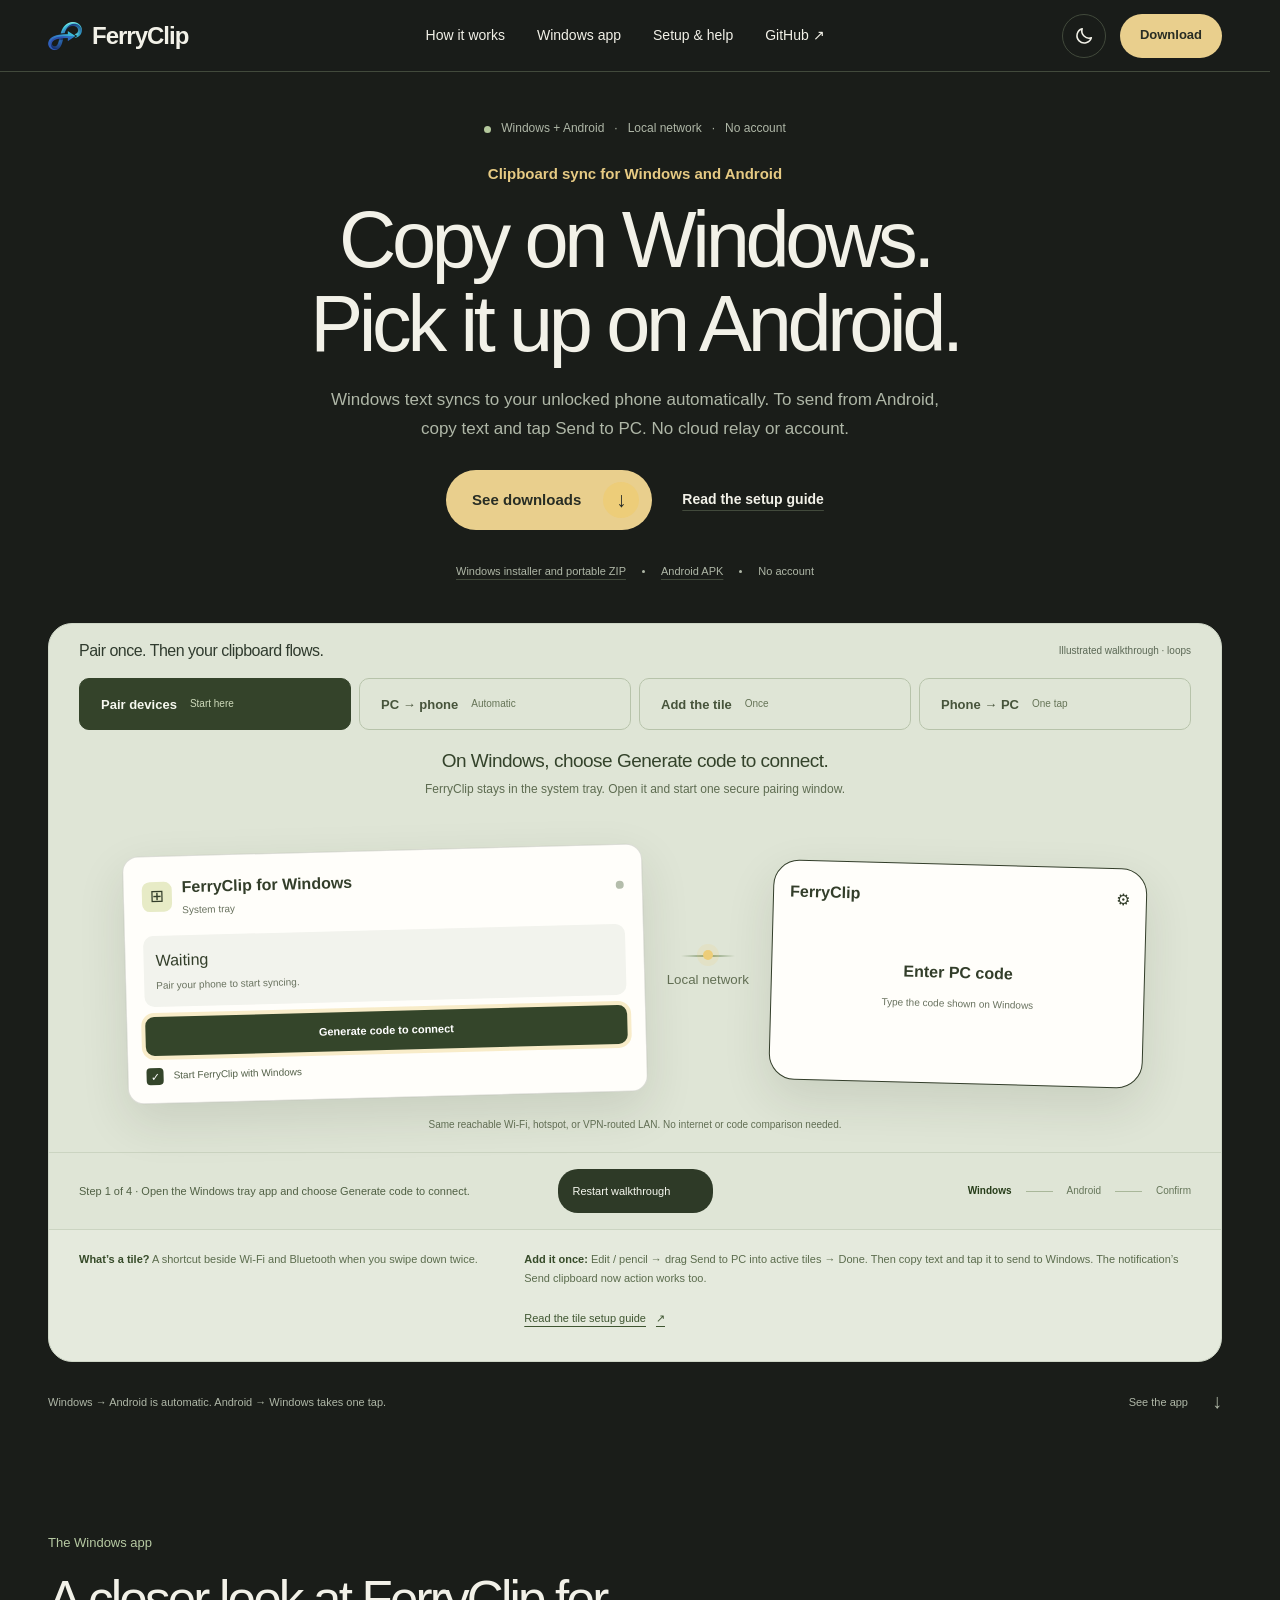
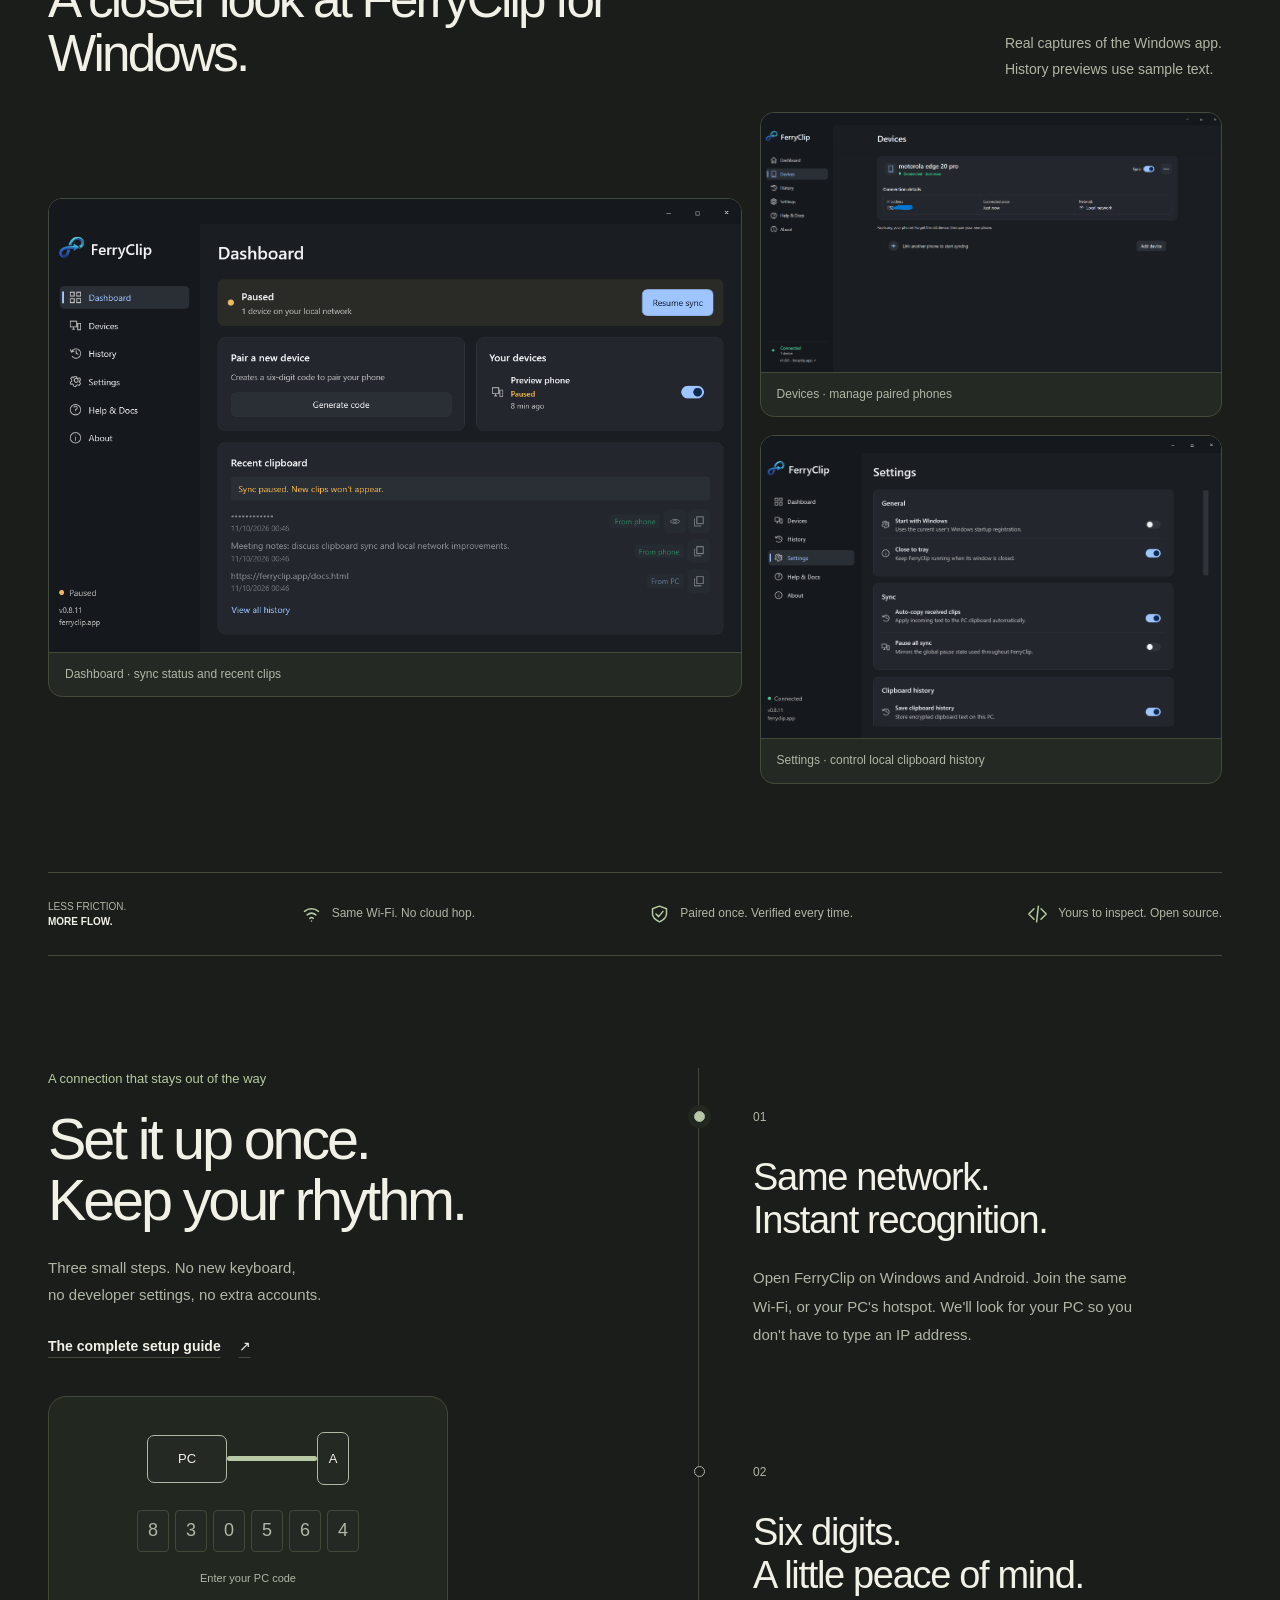
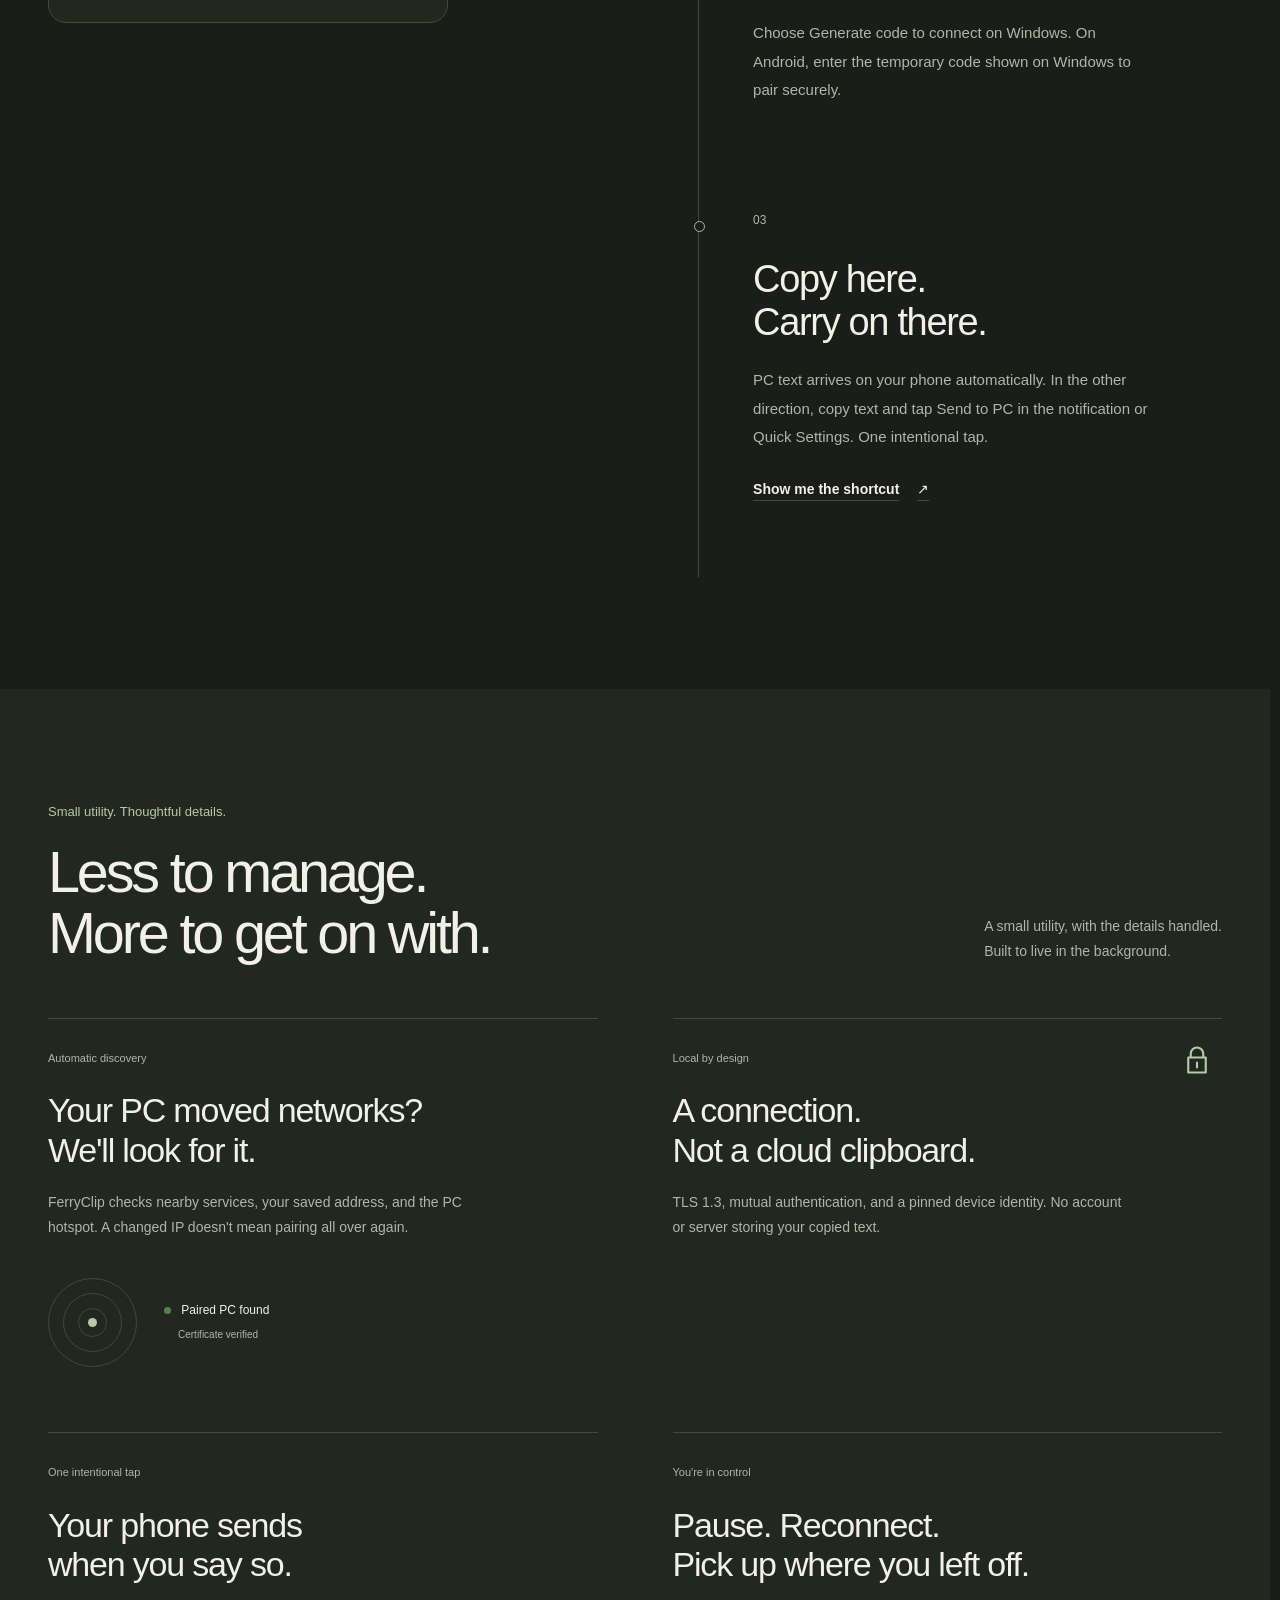
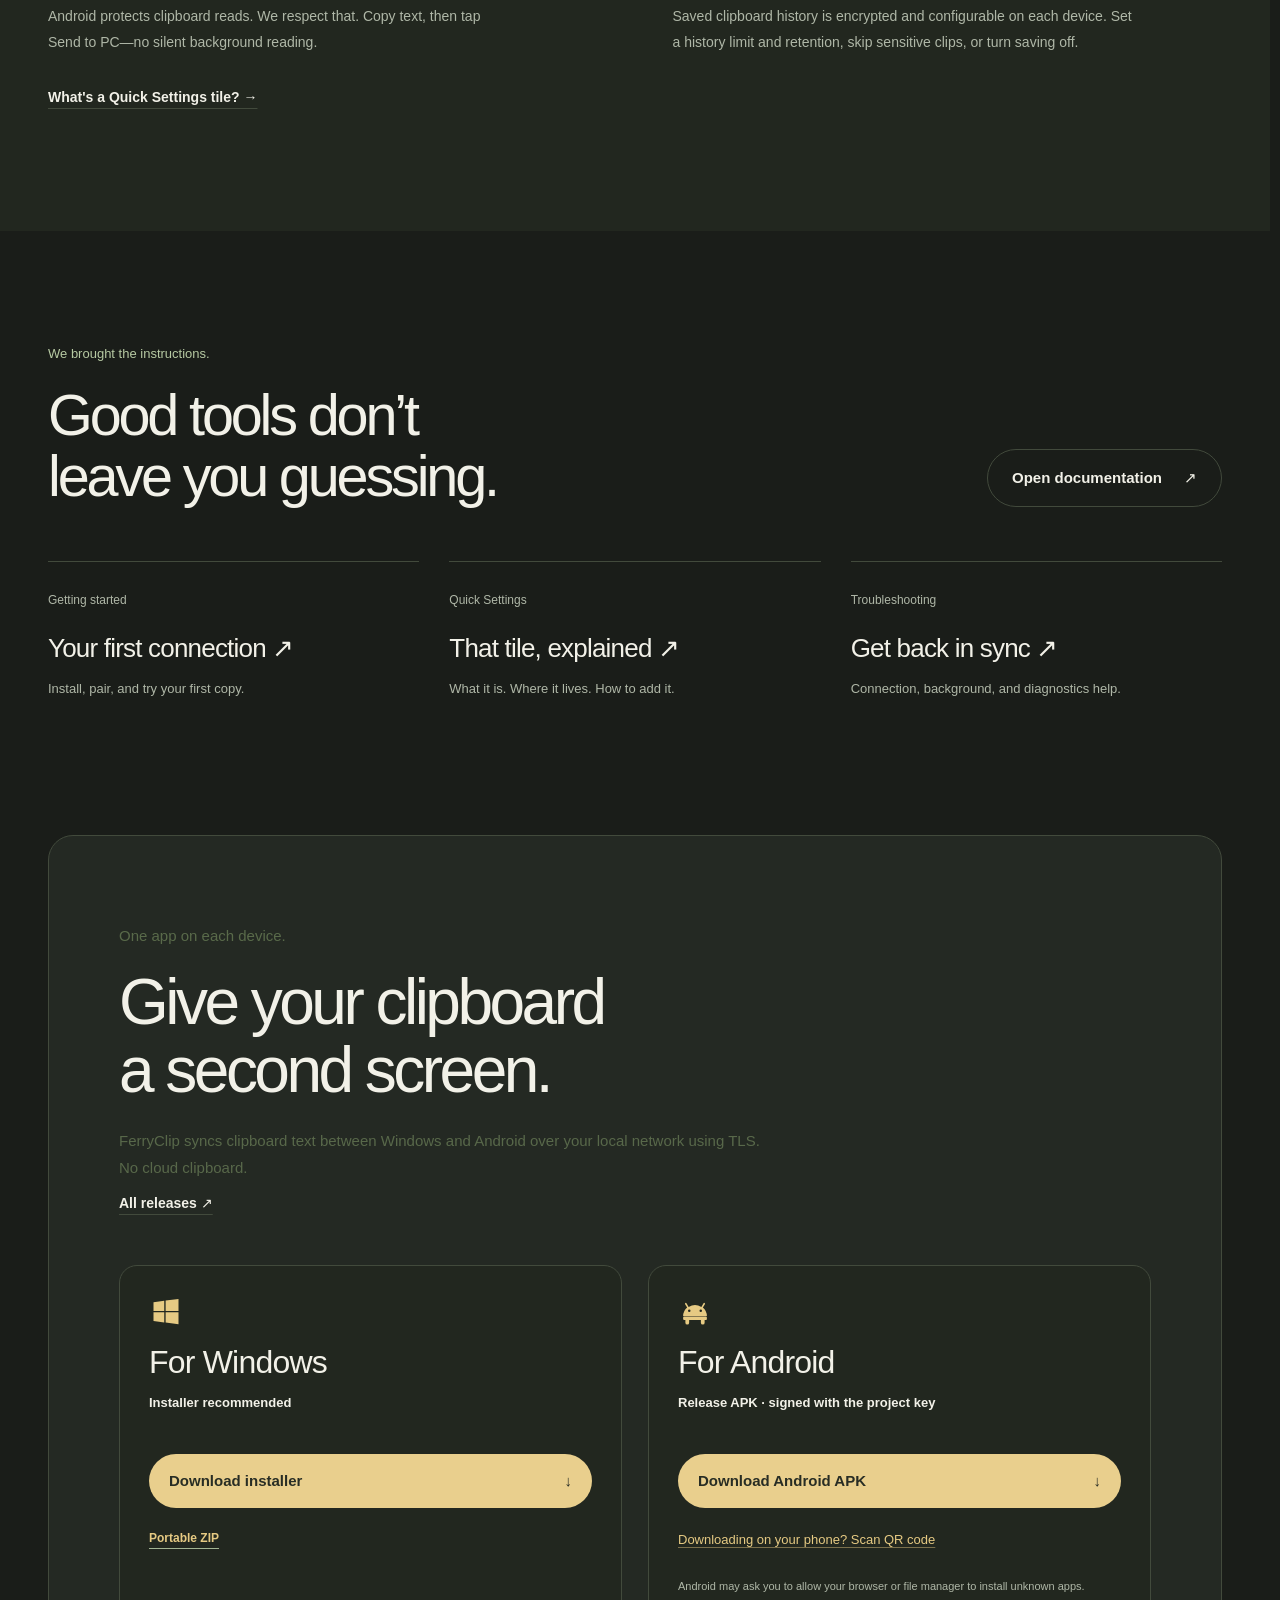
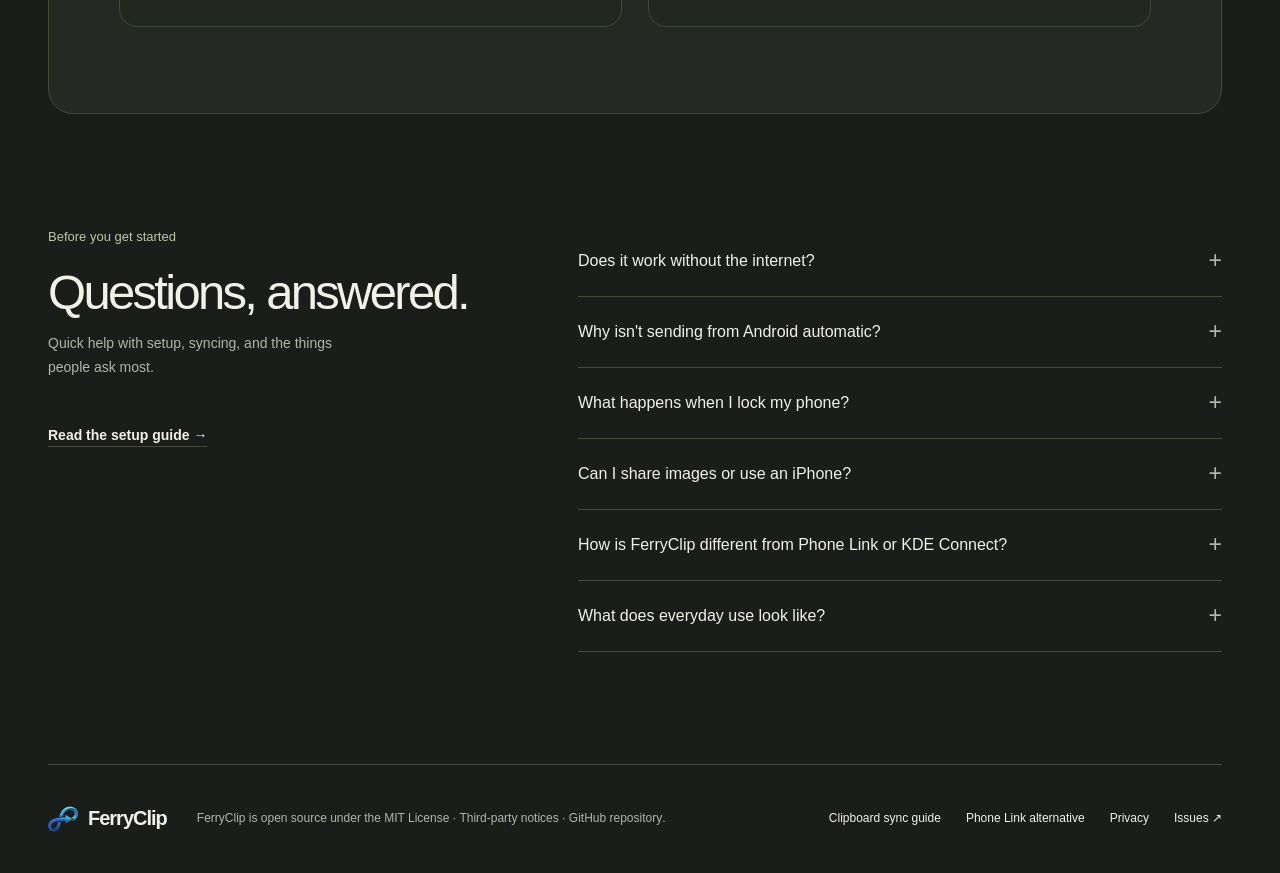
<file: site/index.html>
<!doctype html>
<html lang="en">
<head>
<meta charset="utf-8"><meta name="viewport" content="width=device-width, initial-scale=1">
<meta name="description" content="Free, open-source app to share clipboard text between your Windows PC and Android phone over local Wi-Fi. Copy on PC, paste on phone. No cloud, no account.">
<meta name="color-scheme" content="light dark"><title>FerryClip: Sync Clipboard Between Windows and Android</title>
<link rel="icon" href="/favicon-32.png" type="image/png" sizes="32x32"><link rel="icon" href="/favicon-192.png" type="image/png" sizes="192x192"><link rel="apple-touch-icon" href="/apple-touch-icon.png"><meta name="theme-color" content="#f6f5f1"><link rel="stylesheet" href="style.css"><script src="app.js" defer></script>
<link rel="canonical" href="https://www.ferryclip.app/">
<meta property="og:site_name" content="FerryClip"><meta property="og:type" content="website"><meta property="og:url" content="https://www.ferryclip.app/"><meta property="og:title" content="FerryClip: Sync Clipboard Between Windows and Android"><meta property="og:description" content="Free, open-source app to share clipboard text between your Windows PC and Android phone over local Wi-Fi. Copy on PC, paste on phone. No cloud, no account."><meta property="og:image" content="https://www.ferryclip.app/og-image.png"><meta property="og:image:width" content="1200"><meta property="og:image:height" content="630"><meta property="og:image:alt" content="FerryClip: copy on Windows, paste on Android. Free, open-source clipboard sync over local Wi-Fi."><meta property="og:locale" content="en_US">
<meta name="twitter:card" content="summary_large_image"><meta name="twitter:title" content="FerryClip: Sync Clipboard Between Windows and Android"><meta name="twitter:description" content="Free, open-source app to share clipboard text between your Windows PC and Android phone over local Wi-Fi. Copy on PC, paste on phone. No cloud, no account."><meta name="twitter:image" content="https://www.ferryclip.app/og-image.png">
<script type="application/ld+json">{"@context":"https://schema.org","@graph":[
{"@type":"WebSite","@id":"https://www.ferryclip.app/#website","url":"https://www.ferryclip.app/","name":"FerryClip","inLanguage":"en","publisher":{"@id":"https://www.ferryclip.app/#author"}},
{"@type":"Person","@id":"https://www.ferryclip.app/#author","name":"Tanishk Tewetia","url":"https://github.com/Tanishktewetia","sameAs":["https://github.com/Tanishktewetia"]},
{"@type":"SoftwareApplication","@id":"https://www.ferryclip.app/#app","name":"FerryClip","url":"https://www.ferryclip.app/","description":"Free, open-source clipboard sync between a Windows PC and an Android phone over the local network. Windows text syncs to Android automatically; Android text is sent to the PC with one tap. TLS 1.3 with mutual authentication, no cloud and no account.","applicationCategory":"UtilitiesApplication","applicationSubCategory":"Clipboard manager","operatingSystem":"Windows 10, Windows 11, Android 10+","softwareVersion":"1.0.1","datePublished":"2026-10-16","license":"https://opensource.org/licenses/MIT","isAccessibleForFree":true,"image":"https://www.ferryclip.app/og-image.png","screenshot":"https://www.ferryclip.app/images/app/windows-dashboard.png","downloadUrl":["https://github.com/Tanishktewetia/FerryClip/releases/latest/download/FerryClip-Windows-Setup.exe","https://github.com/Tanishktewetia/FerryClip/releases/latest/download/FerryClip-Android.apk"],"installUrl":"https://www.ferryclip.app/#download","featureList":["Automatic Windows to Android clipboard sync","One-tap Android to Windows send from a Quick Settings tile or notification","Local network only, no cloud relay or account","TLS 1.3 with mutual authentication and pinned device identity","Six-digit code pairing","Encrypted, optional clipboard history on each device","Multiple PC pairing"],"offers":{"@type":"Offer","price":"0","priceCurrency":"USD"},"author":{"@id":"https://www.ferryclip.app/#author"},"sameAs":["https://github.com/Tanishktewetia/FerryClip"]},
{"@type":"WebPage","@id":"https://www.ferryclip.app/#webpage","url":"https://www.ferryclip.app/","name":"FerryClip: Sync Clipboard Between Windows and Android","description":"Free, open-source app to share clipboard text between your Windows PC and Android phone over local Wi-Fi. Copy on PC, paste on phone. No cloud, no account.","inLanguage":"en","isPartOf":{"@id":"https://www.ferryclip.app/#website"},"about":{"@id":"https://www.ferryclip.app/#app"},"primaryImageOfPage":"https://www.ferryclip.app/og-image.png"}]}</script></head>
<body>
<a class="skip" href="#main">Skip to content</a>
<header class="site-header"><div class="container nav">
<a class="brand" href="/" aria-label="FerryClip home"><img src="logo-68.png" width="34" height="34" alt="">FerryClip</a>
<nav id="primary-navigation" aria-label="Main navigation"><a href="#how-it-works">How it works</a><a href="#screenshots">Windows app</a><a href="docs.html">Setup &amp; help</a><a href="https://github.com/Tanishktewetia/FerryClip" target="_blank" rel="noopener noreferrer">GitHub ↗</a></nav>
<button class="nav-menu-toggle" type="button" aria-controls="primary-navigation" aria-expanded="false" aria-label="Open navigation"><span></span><span></span></button><div class="nav-actions"><button class="theme-toggle" aria-label="Switch to dark theme" title="Change theme"><svg viewBox="0 0 24 24" aria-hidden="true"><path d="M20 14A8 8 0 0 1 10 4a8 8 0 1 0 10 10Z"/></svg></button><a class="button small" href="#download">Download</a></div>
</div></header>
<main id="main">
<section class="hero container">
<div class="hero-copy"><p class="release"><span class="dot"></span> Windows + Android <span class="release-divider">·</span> Local network <span class="release-divider">·</span> No account</p>
<h1><span class="h1-kicker">Clipboard sync for Windows and Android</span>Copy on Windows.<br>Pick it up on Android.</h1>
<p class="hero-description">Windows text syncs to your unlocked phone automatically. To send from Android, copy text and tap Send to PC. No cloud relay or account.</p>
<div class="hero-actions"><a class="button" href="#download">See downloads <span class="button-icon" aria-hidden="true">↓</span></a><a class="text-link" href="docs.html#pair">Read the setup guide</a></div>
<p class="hero-facts"><a href="#download">Windows installer and portable ZIP</a><span></span><a href="#download">Android APK</a><span></span>No account</p>
</div>
<div class="flow-demo" data-chapter="pair" aria-label="FerryClip product walkthrough: pair Android with Windows, automatic PC to phone, one-time tile setup, then tap to send phone to PC">
<div class="flow-top"><span class="flow-label">Pair once. Then your clipboard flows.</span><div class="motion-tools"><span class="demo-badge">Illustrated walkthrough · loops</span></div></div>
<div class="walkthrough-chapters" role="group" aria-label="Choose a walkthrough chapter" hidden><button type="button" data-chapter-select="pair" aria-pressed="true">Pair devices <small>Start here</small></button><button type="button" data-chapter-select="pc" aria-pressed="false">PC → phone <small>Automatic</small></button><button type="button" data-chapter-select="tile" aria-pressed="false">Add the tile <small>Once</small></button><button type="button" data-chapter-select="phone" aria-pressed="false">Phone → PC <small>One tap</small></button></div>
<div class="scene-instruction"><strong class="instruction-title">On Windows, choose Generate code to connect.</strong><span class="instruction-detail">Then enter that temporary code in FerryClip on Android.</span></div>
<div class="flow-canvas"><div class="pairing-scene" aria-hidden="true"><div class="pair-card pair-windows"><div class="pair-card-top"><span class="pair-os">⊞</span><span><b>FerryClip for Windows</b><small>System tray</small></span><i class="pair-status-dot"></i></div><div class="pair-status"><span>Waiting</span><small>Pair your phone to start syncing.</small></div><div class="pair-action">Generate code to connect</div><div class="pair-code"><small>YOUR CODE</small><b>830 564</b></div><div class="startup-setting"><span class="fake-check">✓</span><span>Start FerryClip with Windows</span></div></div><div class="pair-bridge"><span class="pair-pulse"></span><small>Local network</small></div><div class="pair-card pair-android"><div class="pair-phone-top"><span>FerryClip</span><span>⚙</span></div><div class="android-state android-find"><b>Enter PC code</b><small>Type the code shown on Windows</small></div><div class="android-state android-found"><span class="pair-status-dot"></span><span><b>TANISHK-PC</b><small>PC found by code</small></span></div><div class="android-state android-code"><small>ENTER WINDOWS CODE</small><b>830 564</b><span>Pair securely</span></div><div class="android-state android-connected"><span class="pair-status-dot"></span><b>Connected to TANISHK-PC</b></div></div><div class="pair-caption">Same reachable Wi-Fi, hotspot, or VPN-routed LAN. No internet or code comparison needed.</div></div>
<svg class="flow-track" viewBox="0 0 1000 320" preserveAspectRatio="none" aria-hidden="true"><path class="track-base" d="M160 170 C310 170 335 85 500 85 S680 170 840 170"/><path class="track-signal" d="M160 170 C310 170 335 85 500 85 S680 170 840 170" pathLength="1"/></svg>
<div class="flow-device source-device"><div class="source-chrome"><span class="mini-brand"><img src="logo-60.png" width="20" height="20" alt="">Windows clipboard</span><span aria-hidden="true">− &nbsp; □</span></div><div class="source-note"><span class="note-caption">On your Windows PC</span><p><span class="selected-text">Keep that thought.</span></p><span class="note-line"></span><span class="note-line short"></span><div class="copy-row"><span class="keycap">Ctrl</span><span class="keycap pc-key">C</span><span class="sample-type">Plain text</span></div><div class="pc-arrival"><span aria-hidden="true">✓</span> From your phone. Ready to paste.</div></div></div>
<div class="in-transit" aria-hidden="true"><span class="paper-clip"></span><span class="paper-lines"></span><span class="paper-lines"></span><b>Direct. Encrypted.</b></div>
<div class="route-note"><svg viewBox="0 0 24 24" aria-hidden="true"><path d="M7 10V7a5 5 0 0 1 10 0v3M5 10h14v11H5zM12 14v3"/></svg><span>Your Wi-Fi.<br> Only your devices.</span></div>
<div class="flow-device destination-device"><div class="phone-speaker"></div><div class="destination-header"><span>9:41</span><span aria-hidden="true">▰</span></div><div class="destination-title"><img src="logo-60.png" width="20" height="20" alt="">FerryClip<span class="dot"></span></div><p class="destination-greeting">Right where<br>you need it.</p><div class="received-note"><span class="received-label">Ready to paste</span><p class="phone-sample">Keep that thought.</p><span class="arrival-tick" aria-hidden="true">✓</span></div><div class="phone-copy-menu" aria-hidden="true">Copy <span>✓</span></div><div class="phone-swipe" aria-hidden="true"><span>↓</span><small>Swipe down twice</small></div><div class="phone-footnote">From Windows<br><span>Encrypted on your network</span></div><div class="phone-homebar"></div></div>
<div class="tile-zoom" aria-hidden="true"><div class="qs-pull"></div><div class="qs-header"><span>Quick Settings</span><span class="qs-edit">Edit <svg viewBox="0 0 24 24"><path d="m4 15 11-11 5 5-11 11H4v-5ZM13 6l5 5"/></svg></span></div><p class="qs-hint">Your shortcuts beside Wi-Fi and Bluetooth</p><div class="qs-grid"><div class="qs-item"><span aria-hidden="true">◉</span>Wi-Fi</div><div class="qs-item"><span aria-hidden="true">ᛒ</span>Bluetooth</div><div class="qs-item"><span aria-hidden="true">☼</span>Flashlight</div><div class="qs-item qs-slot"><span class="qs-empty">Drop here</span><span class="active-send"><svg viewBox="0 0 24 24"><path d="M3 4h18v12H3zM8 21h8m-4-5v5m-4-10 4-4 4 4m-4-4v7"/></svg><b>Send to PC</b></span><span class="tap-ripple"></span></div></div><div class="qs-footer"><span class="qs-available-label">Available tiles</span><span class="qs-done">Done ✓</span></div><div class="available-send"><svg viewBox="0 0 24 24"><path d="M3 4h18v12H3zM8 21h8m-4-5v5m-4-10 4-4 4 4m-4-4v7"/></svg>Send to PC</div><span class="tile-pointer"></span></div>
</div>
<div class="flow-bottom"><span class="demo-message">PC → phone: automatic. Phone → PC: copy, then tap Send to PC.</span><button class="demo-play" type="button" hidden>Restart walkthrough <span aria-hidden="true">↗</span></button><div class="demo-timeline" aria-hidden="true"><span class="timeline-active">Copy</span><i></i><span>Transfer</span><i></i><span>Paste</span></div></div>
<div class="tile-explainer"><p><strong>What’s a tile?</strong> A shortcut beside Wi-Fi and Bluetooth when you swipe down twice.</p><p><strong>Add it once:</strong> Edit / pencil → drag Send to PC into active tiles → Done. Then copy text and tap it to send to Windows. The notification’s Send clipboard now action works too.</p><a href="docs.html#send">Read the tile setup guide <span aria-hidden="true">↗</span></a></div>
</div>
<div class="hero-scroll"><span>Windows → Android is automatic. Android → Windows takes one tap.</span><a href="#screenshots" aria-label="See FerryClip for Windows">See the app <span aria-hidden="true">↓</span></a></div>
</section>
<section class="app-gallery container" id="screenshots" aria-labelledby="screenshots-title"><div class="section-heading"><div><p class="section-kicker">The Windows app</p><h2 id="screenshots-title">A closer look at FerryClip for Windows.</h2></div><p>Real captures of the Windows app.<br>History previews use sample text.</p></div><div class="app-gallery-grid"><figure class="app-shot app-shot-main"><img src="images/app/windows-dashboard.png" width="1100" height="720" loading="lazy" decoding="async" alt="FerryClip for Windows dashboard showing sync status and recent clipboard items"><figcaption>Dashboard · sync status and recent clips</figcaption></figure><figure class="app-shot"><img src="images/app/windows-devices.png" width="1917" height="1078" loading="lazy" decoding="async" alt="FerryClip Devices screen with the paired phone and its IP address obscured"><figcaption>Devices · manage paired phones</figcaption></figure><figure class="app-shot"><img src="images/app/windows-settings.png" width="1100" height="720" loading="lazy" decoding="async" alt="FerryClip for Windows Settings page with clipboard-history controls"><figcaption>Settings · control local clipboard history</figcaption></figure></div></section><section class="principles container" aria-label="Product principles"><span>LESS FRICTION.<br><strong>MORE FLOW.</strong></span><div><svg viewBox="0 0 24 24" aria-hidden="true"><path d="M4 9a12 12 0 0 1 16 0M7 13a8 8 0 0 1 10 0m-7 4a3 3 0 0 1 4 0m-2 3h0"/></svg> Same Wi-Fi. No cloud hop.</div><div><svg viewBox="0 0 24 24" aria-hidden="true"><path d="M12 3 4 6v6c0 5 8 9 8 9s8-4 8-9V6ZM8 12l3 3 5-6"/></svg> Paired once. Verified every time.</div><div><svg viewBox="0 0 24 24" aria-hidden="true"><path d="m8 6-6 6 6 6m8-12 6 6-6 6m-3-15-2 18"/></svg> Yours to inspect. Open source.</div></section>
<section class="section container scroll-story" id="how-it-works">
<div class="story-heading"><p class="section-kicker">A connection that stays out of the way</p><h2>Set it up once.<br>Keep your rhythm.</h2><p>Three small steps. No new keyboard,<br>no developer settings, no extra accounts.</p><a class="text-link" href="docs.html#pair">The complete setup guide <span aria-hidden="true">↗</span></a>
<div class="story-object" aria-hidden="true"><div class="story-orbit"><div class="story-host">PC</div><div class="story-wire"><span></span></div><div class="story-phone">A</div></div><div class="story-code"><span>8</span><span>3</span><span>0</span><span>5</span><span>6</span><span>4</span></div><div class="story-caption">Find your devices</div></div></div>
<div class="story-steps"><article data-step="0"><span class="step-number">01</span><h3>Same network.<br>Instant recognition.</h3><p>Open FerryClip on Windows and Android. Join the same Wi-Fi, or your PC's hotspot. We'll look for your PC so you don't have to type an IP address.</p></article><article data-step="1"><span class="step-number">02</span><h3>Six digits.<br>A little peace of mind.</h3><p>Choose Generate code to connect on Windows. On Android, enter the temporary code shown on Windows to pair securely.</p></article><article data-step="2"><span class="step-number">03</span><h3>Copy here.<br>Carry on there.</h3><p>PC text arrives on your phone automatically. In the other direction, copy text and tap Send to PC in the notification or Quick Settings. One intentional tap.</p><a class="text-link" href="docs.html#send">Show me the shortcut <span aria-hidden="true">↗</span></a></article></div>
</section>
<section class="section features-section"><div class="container"><div class="section-heading"><div><p class="section-kicker">Small utility. Thoughtful details.</p><h2>Less to manage.<br>More to get on with.</h2></div><p>A small utility, with the details handled.<br>Built to live in the background.</p></div>
<div class="feature-grid"><article class="feature feature-wide"><span class="feature-tag">AUTOMATIC DISCOVERY</span><h3>Your PC moved networks?<br>We'll look for it.</h3><p>FerryClip checks nearby services, your saved address, and the PC hotspot. A changed IP doesn't mean pairing all over again.</p><div class="discovery-visual"><span class="radar"><i></i><b></b><em></em></span><span class="found-pc"><span class="dot"></span> Paired PC found <small>Certificate verified</small></span></div></article><article class="feature"><span class="feature-tag">LOCAL BY DESIGN</span><div class="lock-art" aria-hidden="true"><svg viewBox="0 0 24 24"><path d="M7 10V7a5 5 0 0 1 10 0v3M5 10h14v12H5zM12 14v4"/></svg></div><h3>A connection.<br>Not a cloud clipboard.</h3><p>TLS 1.3, mutual authentication, and a pinned device identity. No account or server storing your copied text.</p></article><article class="feature"><span class="feature-tag">ONE INTENTIONAL TAP</span><h3>Your phone sends<br>when you say so.</h3><p>Android protects clipboard reads. We respect that. Copy text, then tap Send to PC—no silent background reading.</p><a class="text-link" href="docs.html#send">What's a Quick Settings tile? →</a></article><article class="feature feature-wide feature-control"><div><span class="feature-tag">YOU'RE IN CONTROL</span><h3>Pause. Reconnect.<br>Pick up where you left off.</h3><p>Saved clipboard history is encrypted and configurable on each device. Set a history limit and retention, skip sensitive clips, or turn saving off.</p></div><div class="control-preview"><div><span class="dot"></span> Connected <small>Local network</small></div><hr><p>Pause syncing <span class="switch-demo"></span></p><span class="control-note">A little breathing room,<br>whenever you need it.</span></div></article></div></div></section>
<section class="section container" id="docs"><div class="section-heading"><div><p class="section-kicker">We brought the instructions.</p><h2>Good tools don’t<br>leave you guessing.</h2></div><a class="button secondary" href="docs.html">Open documentation <span aria-hidden="true">↗</span></a></div><div class="doc-cards"><a href="docs.html#pair"><span>Getting started</span><h3>Your first connection ↗</h3><p>Install, pair, and try your first copy.</p></a><a href="docs.html#send"><span>Quick Settings</span><h3>That tile, explained ↗</h3><p>What it is. Where it lives. How to add it.</p></a><a href="docs.html#troubleshoot"><span>Troubleshooting</span><h3>Get back in sync ↗</h3><p>Connection, background, and diagnostics help.</p></a></div></section>
<section class="download-section container" id="download"><div class="downloads-heading"><p class="section-kicker">One app on each device.</p><h2>Give your clipboard<br>a second screen.</h2><p>FerryClip syncs clipboard text between Windows and Android over your local network using TLS. No cloud clipboard.</p><a class="text-link" href="https://github.com/Tanishktewetia/FerryClip/releases">All releases ↗</a></div><div class="platform-downloads"><article class="platform-download"><span class="platform-symbol" aria-hidden="true"><svg viewBox="0 0 24 24" focusable="false"><path fill="currentColor" stroke="none" d="M2 4.2 10.6 3v8.1H2V4.2Zm9.7-1.4L22 1.5v9.6H11.7V2.8ZM2 12.2h8.6v8.1L2 19.1v-6.9Zm9.7 0H22v9.6l-10.3-1.4v-8.2Z"/></svg></span><h3>For Windows</h3><p>Installer recommended</p><a class="button windows-download" href="https://github.com/Tanishktewetia/FerryClip/releases/latest/download/FerryClip-Windows-Setup.exe" download>Download installer <span aria-hidden="true">↓</span></a><a class="text-link" href="https://github.com/Tanishktewetia/FerryClip/releases/latest/download/FerryClip-Windows-Portable.zip">Portable ZIP</a></article><article class="platform-download"><span class="platform-symbol" aria-hidden="true"><svg viewBox="0 0 24 24" focusable="false"><path fill="currentColor" stroke="none" d="M5.7 8.4 4.1 5.7a.65.65 0 0 1 1.1-.7l1.7 2.9a10.1 10.1 0 0 1 10.2 0l1.7-2.9a.65.65 0 1 1 1.1.7l-1.6 2.7a9.2 9.2 0 0 1 3.2 6.8H2.5a9.2 9.2 0 0 1 3.2-6.8ZM7.4 12a1 1 0 1 0 0-2 1 1 0 0 0 0 2Zm9.2 0a1 1 0 1 0 0-2 1 1 0 0 0 0 2ZM2.5 16.4c0-.5.4-.9.9-.9h17.2c.5 0 .9.4.9.9v1.1c0 .5-.4.9-.9.9h-.9v2.1a1.5 1.5 0 0 1-3 0v-2.1H7.3v2.1a1.5 1.5 0 0 1-3 0v-2.1h-.9a.9.9 0 0 1-.9-.9v-1.1Z"/></svg></span><h3>For Android</h3><p>Release APK · signed with the project key</p><a class="button apk-download" href="https://github.com/Tanishktewetia/FerryClip/releases/latest/download/FerryClip-Android.apk" download>Download Android APK <span aria-hidden="true">↓</span></a><button class="apk-qr-trigger" type="button" aria-haspopup="dialog" aria-controls="apk-qr-dialog">Downloading on your phone? Scan QR code</button><p class="platform-fine">Android may ask you to allow your browser or file manager to install unknown apps.</p></article></div><dialog class="apk-qr-dialog" id="apk-qr-dialog" aria-labelledby="apk-qr-title" aria-describedby="apk-qr-instructions"><button class="apk-qr-close" type="button" aria-label="Close QR code dialog">Close</button><h2 id="apk-qr-title">Get FerryClip on Android</h2><p id="apk-qr-instructions">Open your phone camera and scan this code to open the latest Android APK download.</p><img class="apk-qr-image" src="FerryClip-Android-APK-QR.svg" width="240" height="240" alt="QR code linking to the latest FerryClip Android APK download"></dialog><p class="download-status" role="status"></p></section>
<section class="section container faq" id="faq"><div><p class="section-kicker">Before you get started</p><h2>Questions, answered.</h2><p class="faq-intro">Quick help with setup, syncing, and the things people ask most.</p><a class="text-link" href="docs.html#start">Read the setup guide →</a></div><div class="faq-list"><details><summary>Does it work without the internet?</summary><p>Clipboard traffic goes directly over your local network. Your devices need to be on the same reachable Wi-Fi or PC hotspot; internet is only needed to download the apps or open online help.</p></details><details><summary>Why isn't sending from Android automatic?</summary><p>Android restricts background clipboard reads. Tap Send clipboard now in the notification, or Send to PC in Quick Settings, to deliberately share your copied text. No extra keyboard or helper app is needed.</p></details><details><summary>What happens when I lock my phone?</summary><p>Incoming PC text is applied when you unlock. Clipboard history is separate: when enabled, clips are stored encrypted on each device and can be limited or cleared in Settings. Android may still show its system clipboard indicator.</p></details><details><summary>Can I share images or use an iPhone?</summary><p>FerryClip currently supports plain text between Windows and Android. Image transfer, iOS, and remote internet syncing are not included.</p></details><details><summary>How is FerryClip different from Phone Link or KDE Connect?</summary><p>Phone Link’s clipboard sync only works on supported phones, and SwiftKey syncs through a Microsoft account. FerryClip works with any Android 10+ phone, stays on your local network, and does one job: the clipboard. See the <a href="share-clipboard-windows-android.html">5 ways to share a clipboard between Windows and Android</a> or the <a href="phone-link-clipboard-alternative.html">Phone Link alternative guide</a>.</p></details><details><summary>What does everyday use look like?</summary><p>Once paired, Windows copies sync to your unlocked Android phone automatically. To send the other way, copy text on your phone and tap Send to PC in the notification or Quick Settings tile. </p></details></div></section>


</main>
<footer class="container footer"><a class="brand" href="/"><img src="logo-60.png" width="30" height="30" alt="">FerryClip</a><span>FerryClip is open source under the <a href="https://github.com/Tanishktewetia/FerryClip/blob/main/LICENSE">MIT License</a> · <a href="https://github.com/Tanishktewetia/FerryClip/blob/main/THIRD_PARTY_NOTICES.md">Third-party notices</a> · <a href="https://github.com/Tanishktewetia/FerryClip">GitHub repository</a>.</span><div><a href="share-clipboard-windows-android.html">Clipboard sync guide</a><a href="phone-link-clipboard-alternative.html">Phone Link alternative</a><a href="docs.html#privacy">Privacy</a><a href="https://github.com/Tanishktewetia/FerryClip/issues" target="_blank" rel="noopener noreferrer">Issues ↗</a></div></footer>
</body></html>
</file>
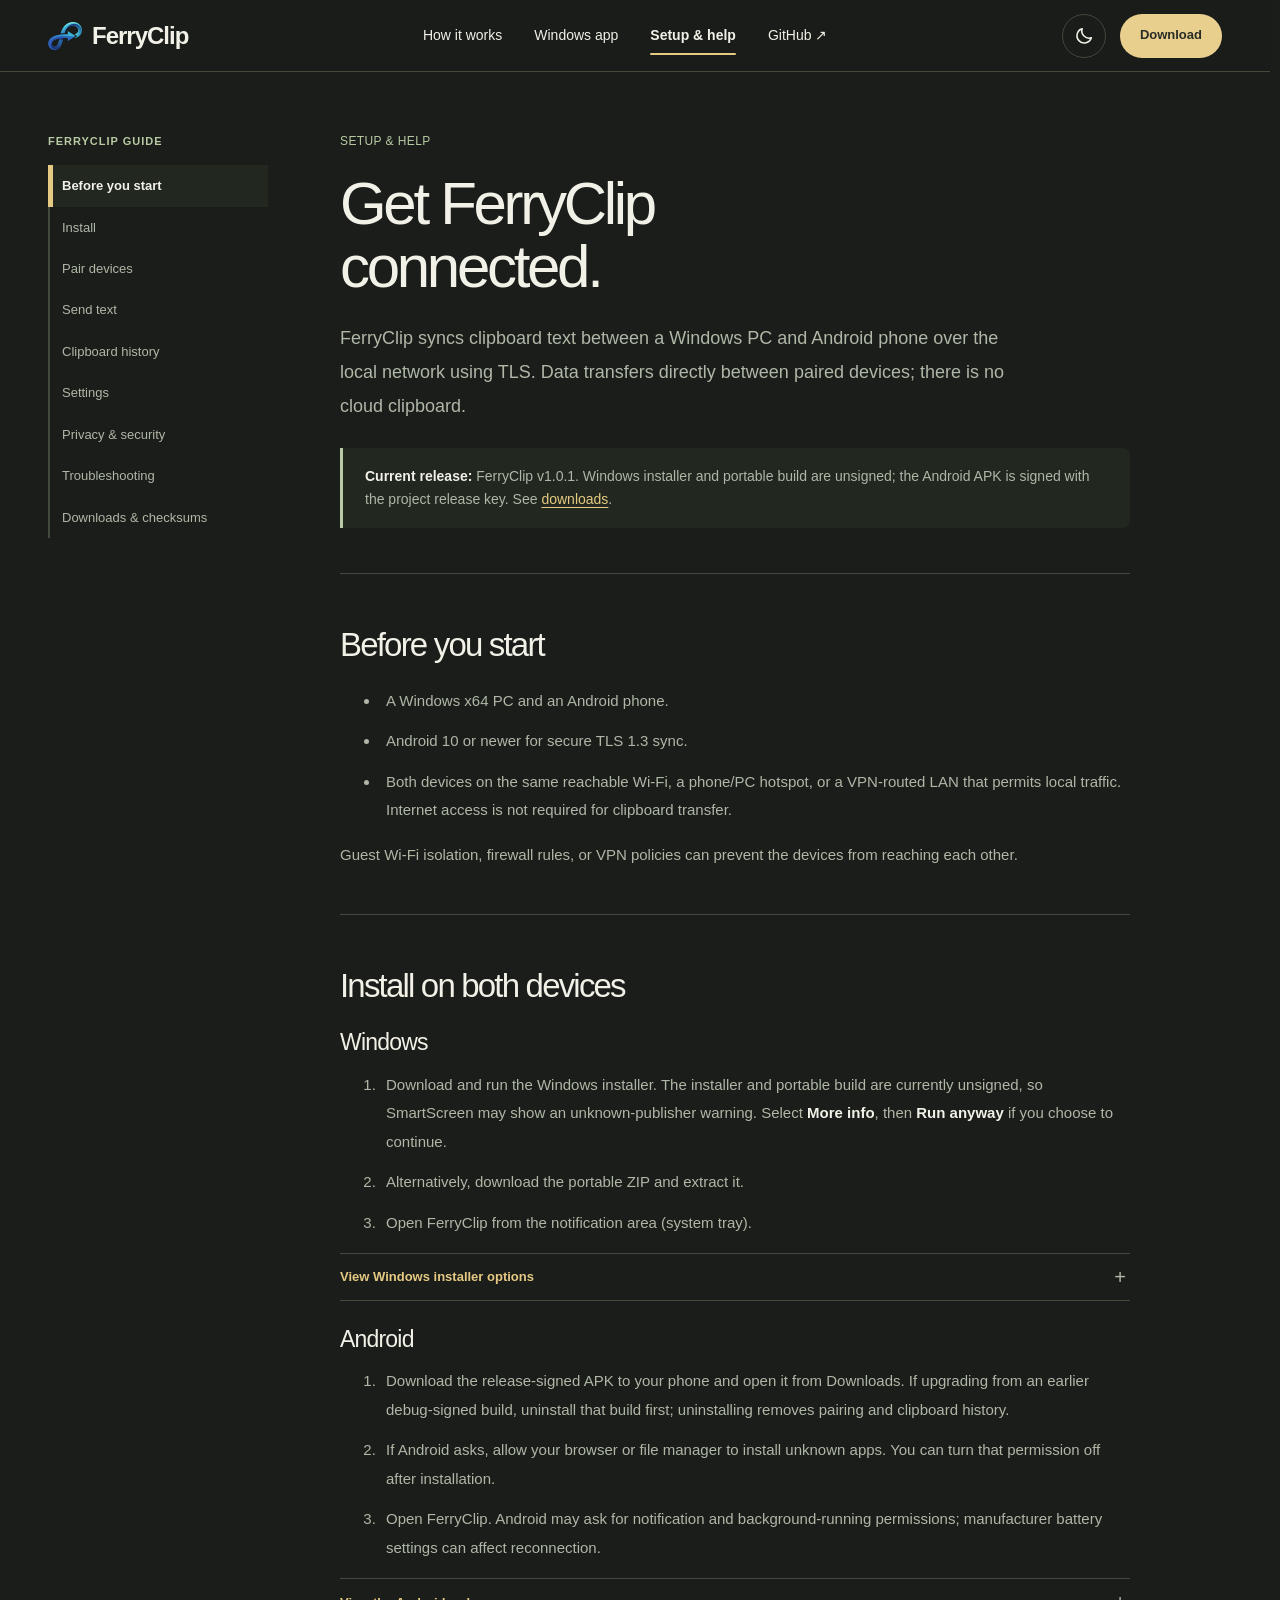
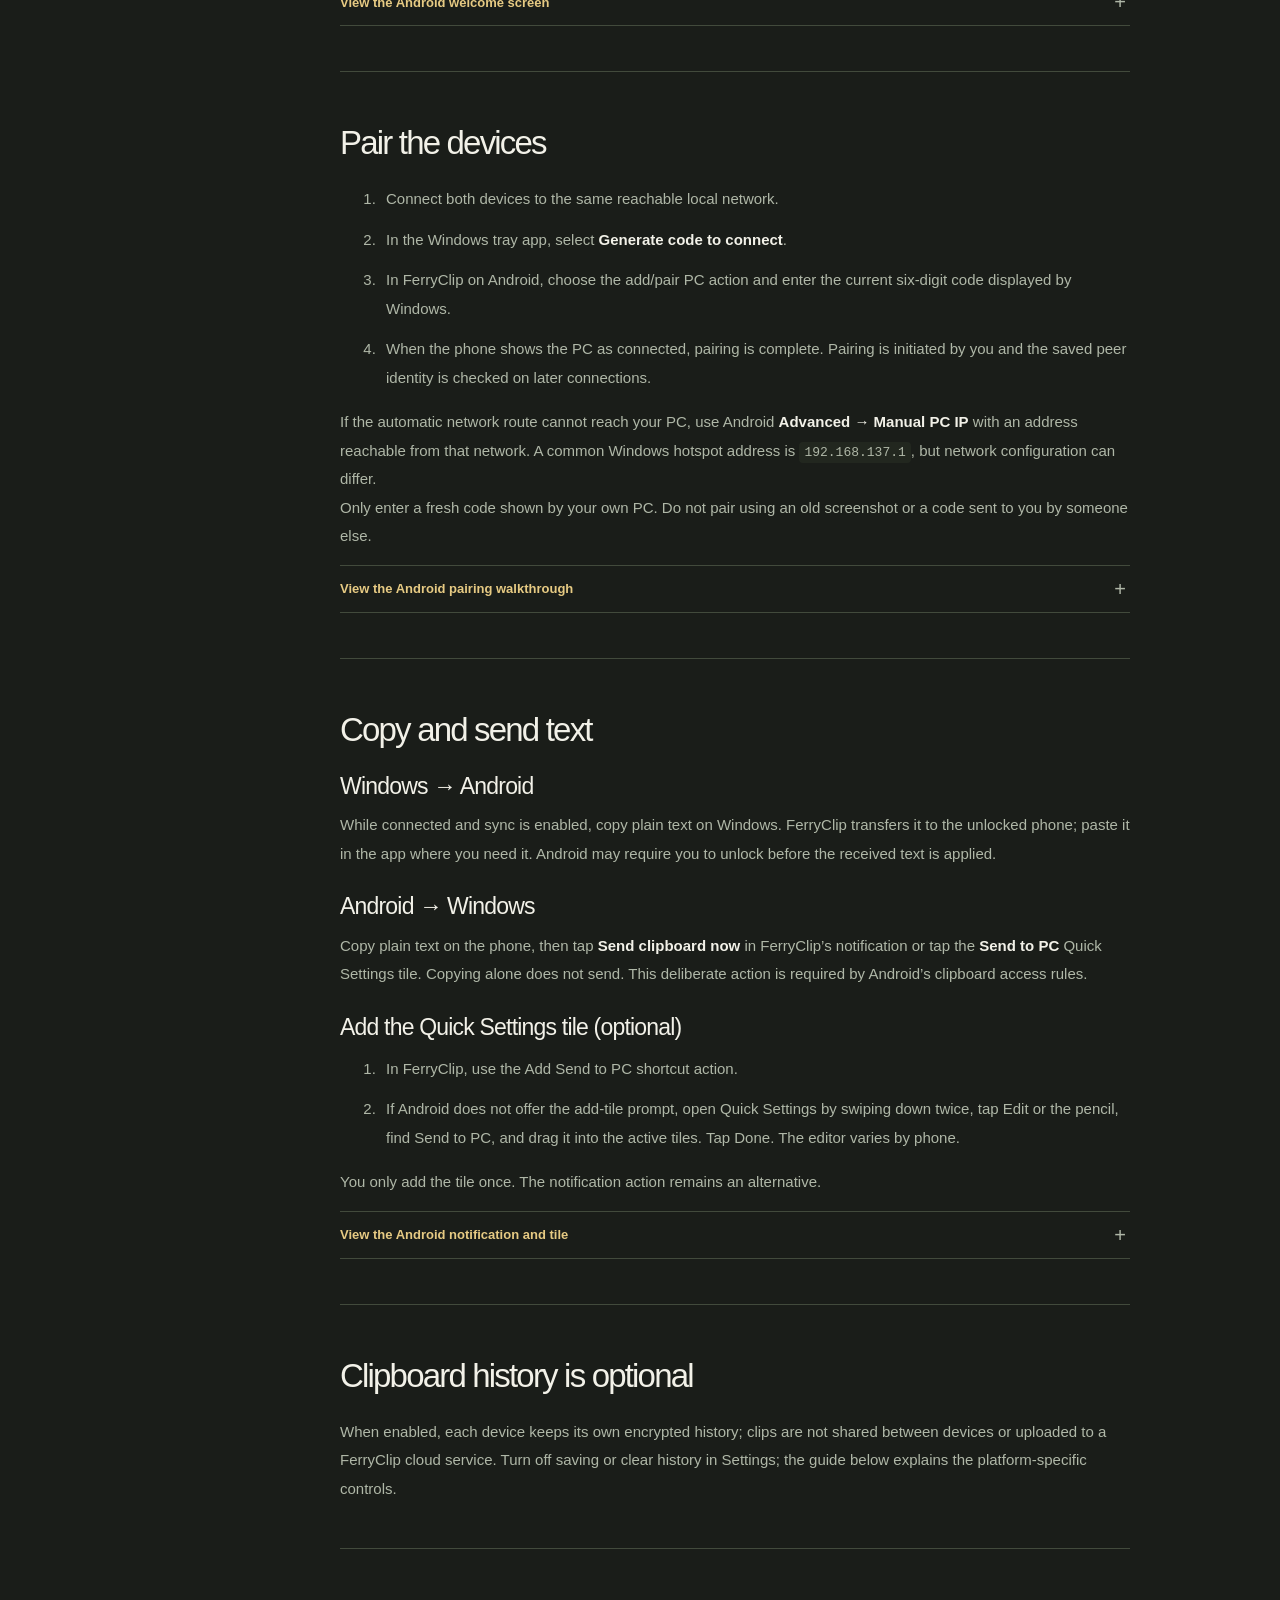
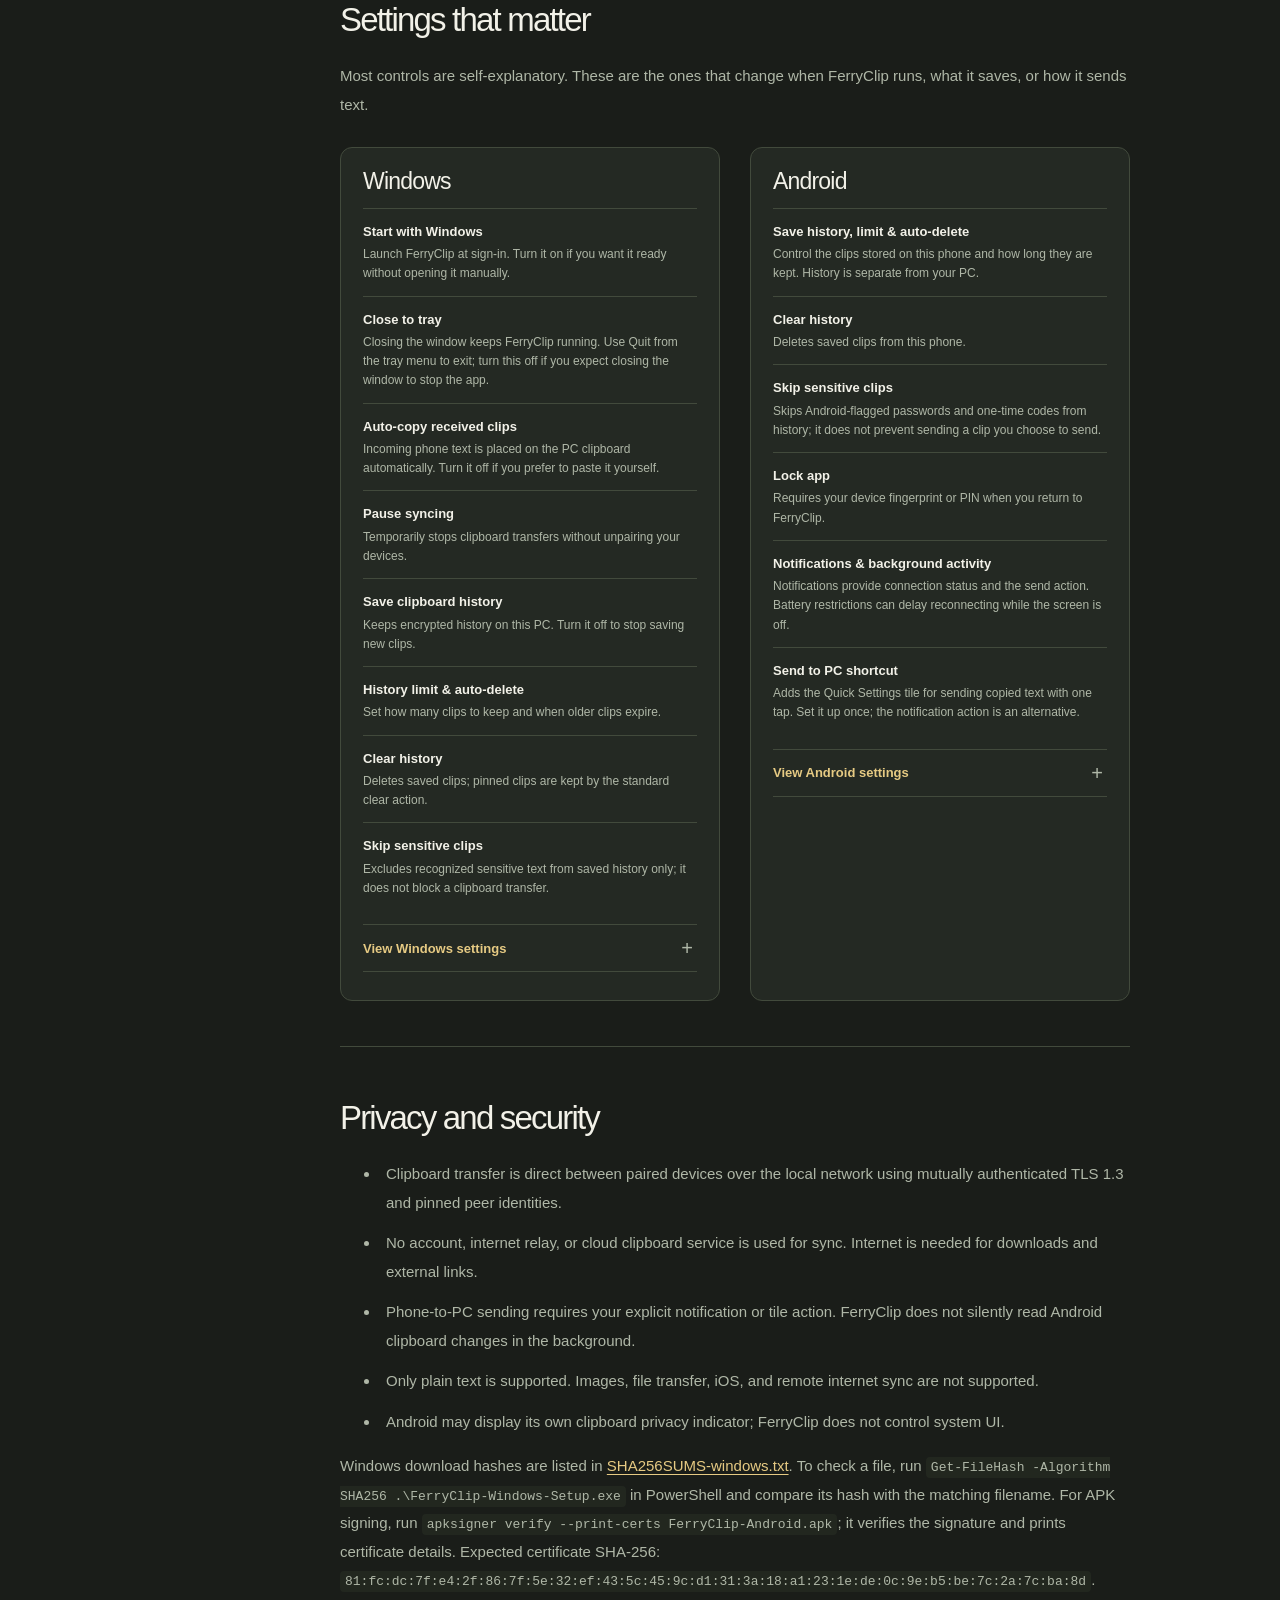
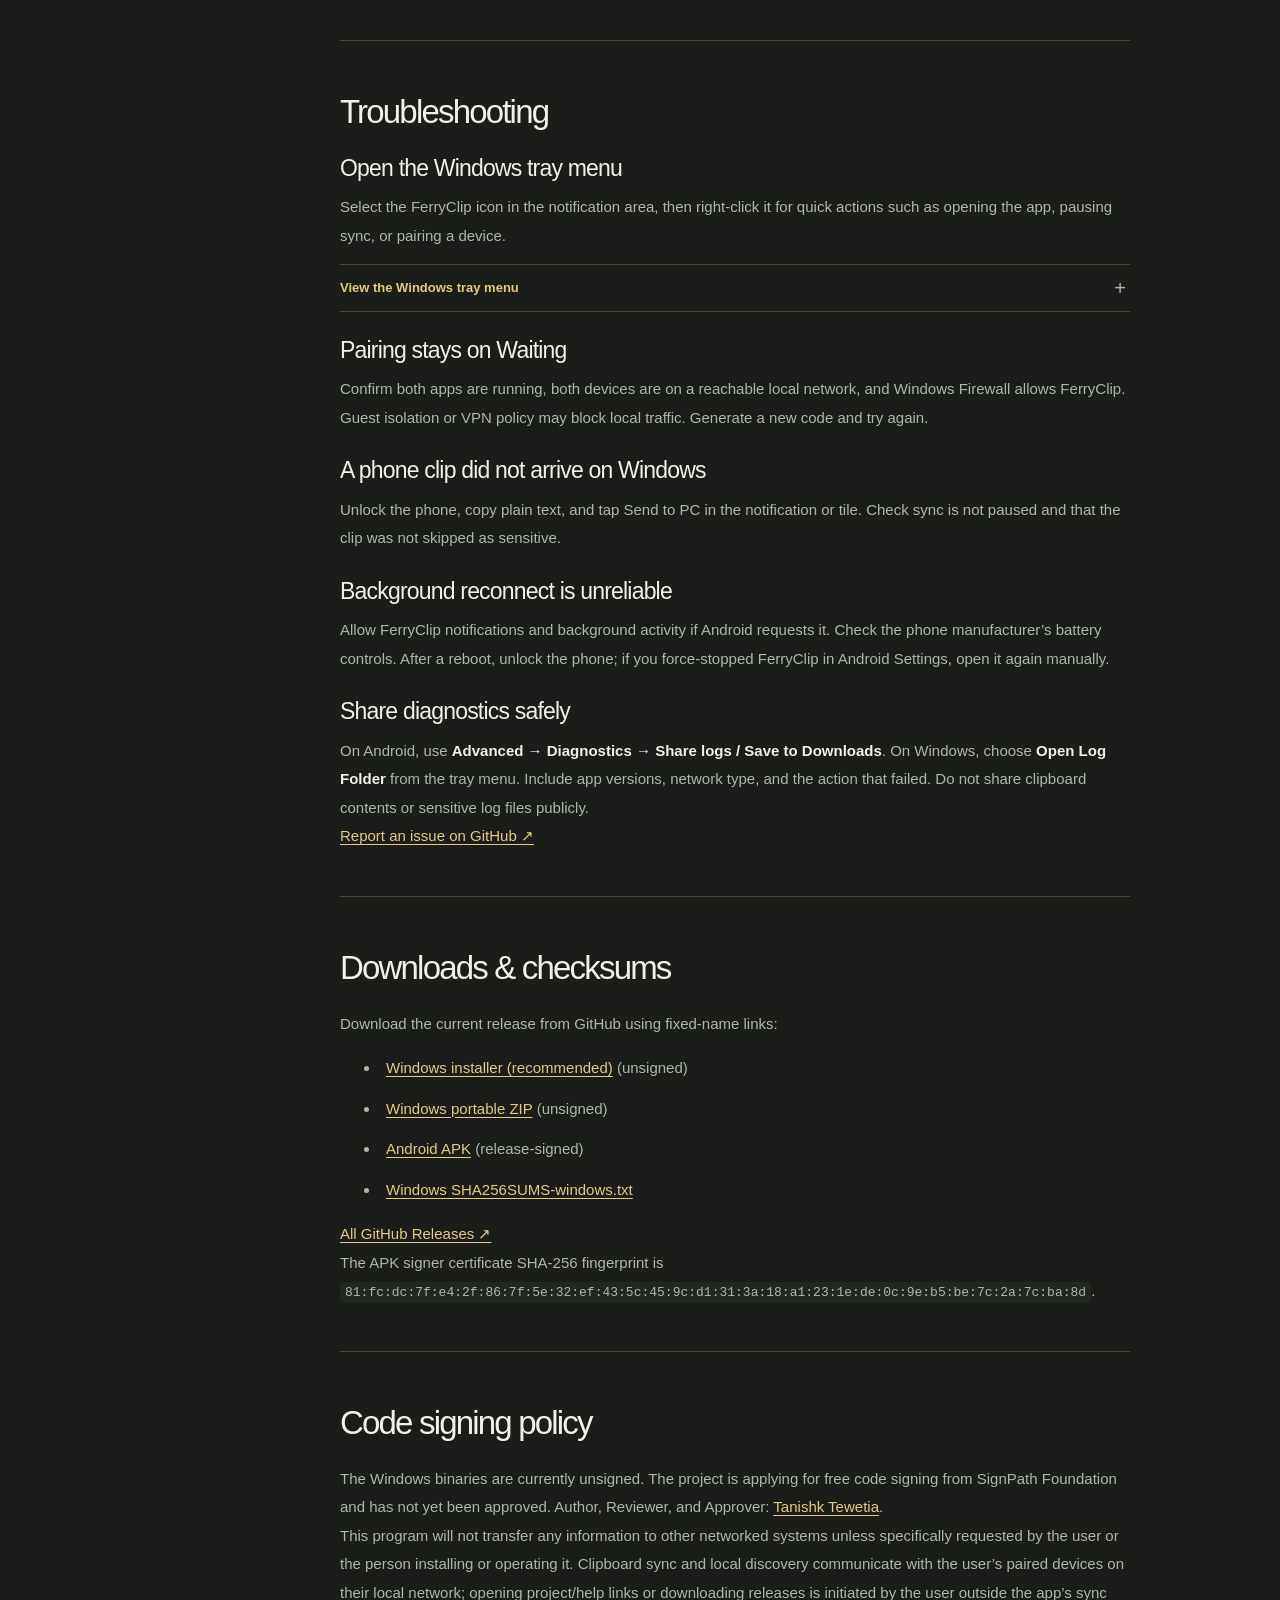
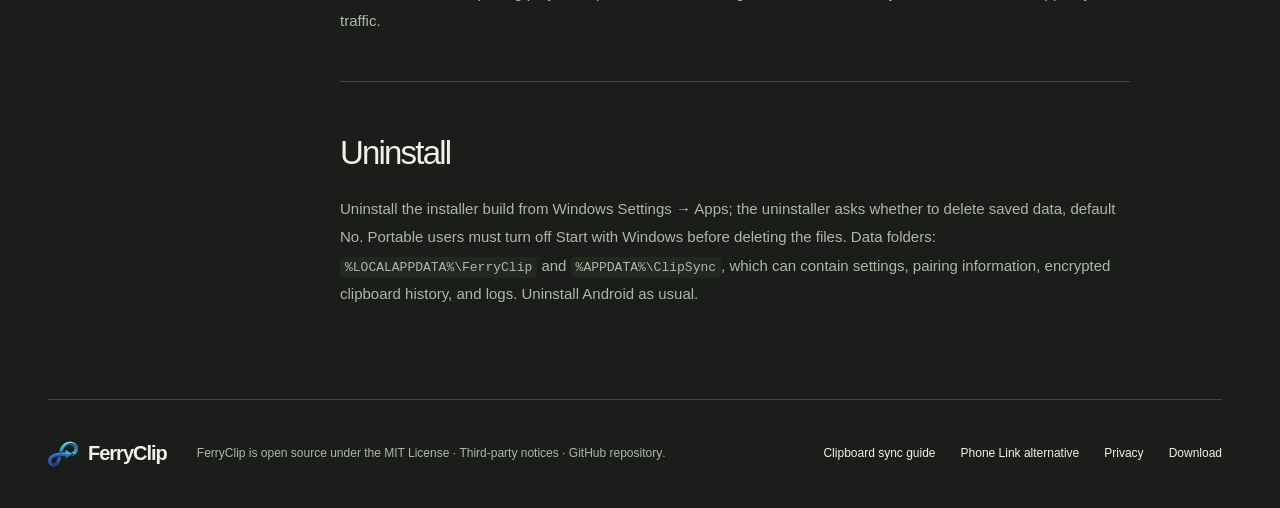
<file: site/docs.html>
<!doctype html>
<html lang="en"><head><meta charset="utf-8"><meta name="viewport" content="width=device-width, initial-scale=1"><meta name="description" content="Install FerryClip, pair your Windows PC and Android phone, send text between devices, and troubleshoot local-network clipboard sharing."><meta name="color-scheme" content="light dark"><title>FerryClip Setup Guide | Windows &amp; Android Clipboard Help</title><link rel="icon" href="/favicon-32.png" type="image/png" sizes="32x32"><link rel="icon" href="/favicon-192.png" type="image/png" sizes="192x192"><link rel="apple-touch-icon" href="/apple-touch-icon.png"><meta name="theme-color" content="#f6f5f1"><link rel="stylesheet" href="style.css"><script src="app.js" defer></script><link rel="canonical" href="https://www.ferryclip.app/docs.html">
<meta property="og:site_name" content="FerryClip"><meta property="og:type" content="website"><meta property="og:url" content="https://www.ferryclip.app/docs.html"><meta property="og:title" content="FerryClip Setup Guide | Windows &amp; Android Clipboard Help"><meta property="og:description" content="Install FerryClip, pair your Windows PC and Android phone, send text between devices, and troubleshoot local-network clipboard sharing."><meta property="og:image" content="https://www.ferryclip.app/og-image.png"><meta property="og:image:width" content="1200"><meta property="og:image:height" content="630"><meta property="og:image:alt" content="FerryClip: copy on Windows, paste on Android. Free, open-source clipboard sync over local Wi-Fi."><meta property="og:locale" content="en_US">
<meta name="twitter:card" content="summary_large_image"><meta name="twitter:title" content="FerryClip Setup Guide | Windows &amp; Android Clipboard Help"><meta name="twitter:description" content="Install FerryClip, pair your Windows PC and Android phone, send text between devices, and troubleshoot local-network clipboard sharing."><meta name="twitter:image" content="https://www.ferryclip.app/og-image.png"><script type="application/ld+json">{"@context":"https://schema.org","@graph":[{"@type":"WebSite","@id":"https://www.ferryclip.app/#website","url":"https://www.ferryclip.app/","name":"FerryClip","inLanguage":"en"},{"@type":"WebPage","@id":"https://www.ferryclip.app/docs.html#webpage","url":"https://www.ferryclip.app/docs.html","name":"FerryClip Setup Guide | Windows & Android Clipboard Help","description":"Install FerryClip, pair your Windows PC and Android phone, send text between devices, and troubleshoot local-network clipboard sharing.","inLanguage":"en","isPartOf":{"@id":"https://www.ferryclip.app/#website"}}]}</script></head><body>
<a class="skip" href="#main">Skip to content</a><header class="site-header"><div class="container nav"><a class="brand" href="/" aria-label="FerryClip home"><img src="logo-68.png" width="34" height="34" alt="">FerryClip</a><nav id="primary-navigation" aria-label="Main navigation"><a href="/#how-it-works">How it works</a><a href="/#screenshots">Windows app</a><a href="docs.html#start" aria-current="page">Setup &amp; help</a><a href="https://github.com/Tanishktewetia/FerryClip" target="_blank" rel="noopener noreferrer">GitHub ↗</a></nav><button class="nav-menu-toggle" type="button" aria-controls="primary-navigation" aria-expanded="false" aria-label="Open navigation"><span></span><span></span></button><div class="nav-actions"><button class="theme-toggle" aria-label="Switch to light theme" title="Change theme"><svg viewBox="0 0 24 24" aria-hidden="true"><path d="M20 14A8 8 0 0 1 10 4a8 8 0 1 0 10 10Z"/></svg></button><a class="button small" href="/#download">Download</a></div></div></header>
<main id="main" class="container docs-layout"><aside class="docs-sidebar" aria-label="Documentation sections"><strong>FERRYCLIP GUIDE</strong><a href="#start">Before you start</a><a href="#install">Install</a><a href="#pair">Pair devices</a><a href="#send">Send text</a><a href="#history">Clipboard history</a><a href="#settings">Settings</a><a href="#privacy">Privacy &amp; security</a><a href="#troubleshoot">Troubleshooting</a><a href="#downloads">Downloads &amp; checksums</a></aside>
<div class="docs-content"><span class="overline">SETUP &amp; HELP</span><h1>Get FerryClip<br>connected.</h1><p class="lead">FerryClip syncs clipboard text between a Windows PC and Android phone over the local network using TLS. Data transfers directly between paired devices; there is no cloud clipboard.</p><div class="callout"><strong>Current release:</strong> FerryClip v1.0.1. Windows installer and portable build are unsigned; the Android APK is signed with the project release key. See <a href="/#download">downloads</a>.</div>
<section id="start"><h2>Before you start</h2><ul><li>A Windows x64 PC and an Android phone.</li><li>Android 10 or newer for secure TLS 1.3 sync.</li><li>Both devices on the same reachable Wi-Fi, a phone/PC hotspot, or a VPN-routed LAN that permits local traffic. Internet access is not required for clipboard transfer.</li></ul><p>Guest Wi-Fi isolation, firewall rules, or VPN policies can prevent the devices from reaching each other.</p></section>
<section id="install"><h2>Install on both devices</h2><h3>Windows</h3><ol><li>Download and run the Windows installer. The installer and portable build are currently unsigned, so SmartScreen may show an unknown-publisher warning. Select <strong>More info</strong>, then <strong>Run anyway</strong> if you choose to continue.</li><li>Alternatively, download the portable ZIP and extract it.</li><li>Open FerryClip from the notification area (system tray).</li></ol><details class="guide-image-toggle"><summary>View Windows installer options</summary><figure class="guide-image"><img src="images/help/windows-installer-options.png" loading="lazy" alt="Windows installer options for a desktop shortcut and starting FerryClip with Windows" width="805" height="607"><figcaption>Desktop shortcut and startup are optional; you can change these later.</figcaption></figure></details><h3>Android</h3><ol><li>Download the release-signed APK to your phone and open it from Downloads. If upgrading from an earlier debug-signed build, uninstall that build first; uninstalling removes pairing and clipboard history.</li><li>If Android asks, allow your browser or file manager to install unknown apps. You can turn that permission off after installation.</li><li>Open FerryClip. Android may ask for notification and background-running permissions; manufacturer battery settings can affect reconnection.</li></ol><details class="guide-image-toggle"><summary>View the Android welcome screen</summary><figure class="guide-image guide-image-phone"><img src="images/help/android-welcome.png" loading="lazy" alt="FerryClip Android welcome screen explaining clipboard sharing between Windows and Android" width="1080" height="2400"><figcaption>The welcome screen summarizes what FerryClip shares and the local-network requirement.</figcaption></figure></details></section>
<section id="pair"><h2>Pair the devices</h2><ol><li>Connect both devices to the same reachable local network.</li><li>In the Windows tray app, select <strong>Generate code to connect</strong>.</li><li>In FerryClip on Android, choose the add/pair PC action and enter the current six-digit code displayed by Windows.</li><li>When the phone shows the PC as connected, pairing is complete. Pairing is initiated by you and the saved peer identity is checked on later connections.</li></ol><p>If the automatic network route cannot reach your PC, use Android <strong>Advanced → Manual PC IP</strong> with an address reachable from that network. A common Windows hotspot address is <code>192.168.137.1</code>, but network configuration can differ.</p><p>Only enter a fresh code shown by your own PC. Do not pair using an old screenshot or a code sent to you by someone else.</p><details class="guide-image-toggle"><summary>View the Android pairing walkthrough</summary><figure class="guide-image guide-image-phone"><img src="images/help/android-pairing-overview.png" loading="lazy" alt="FerryClip Android pairing overview showing where to find and enter a temporary Windows code" width="1080" height="2400"><figcaption>The illustration uses blank code slots. Always enter the live, temporary code shown by your own PC.</figcaption></figure></details></section>
<section id="send"><h2>Copy and send text</h2><h3>Windows → Android</h3><p>While connected and sync is enabled, copy plain text on Windows. FerryClip transfers it to the unlocked phone; paste it in the app where you need it. Android may require you to unlock before the received text is applied.</p><h3>Android → Windows</h3><p>Copy plain text on the phone, then tap <strong>Send clipboard now</strong> in FerryClip’s notification or tap the <strong>Send to PC</strong> Quick Settings tile. Copying alone does not send. This deliberate action is required by Android’s clipboard access rules.</p><h3>Add the Quick Settings tile (optional)</h3><ol><li>In FerryClip, use the Add Send to PC shortcut action.</li><li>If Android does not offer the add-tile prompt, open Quick Settings by swiping down twice, tap Edit or the pencil, find Send to PC, and drag it into the active tiles. Tap Done. The editor varies by phone.</li></ol><p>You only add the tile once. The notification action remains an alternative.</p><details class="guide-image-toggle"><summary>View the Android notification and tile</summary><figure class="guide-image guide-image-phone"><img src="images/help/android-send-options.png" loading="lazy" alt="Android Quick Settings Send to PC tile and FerryClip notification send action" width="1080" height="2268"><figcaption>Either action sends the text you copied on Android to your paired PC.</figcaption></figure></details></section>
<section id="history"><h2>Clipboard history is optional</h2><p>When enabled, each device keeps its own encrypted history; clips are not shared between devices or uploaded to a FerryClip cloud service. Turn off saving or clear history in Settings; the guide below explains the platform-specific controls.</p></section>
<section id="settings"><h2>Settings that matter</h2><p>Most controls are self-explanatory. These are the ones that change when FerryClip runs, what it saves, or how it sends text.</p><div class="settings-reference">
<article class="settings-platform"><h3>Windows</h3><dl>
<div><dt>Start with Windows</dt><dd>Launch FerryClip at sign-in. Turn it on if you want it ready without opening it manually.</dd></div>
<div><dt>Close to tray</dt><dd>Closing the window keeps FerryClip running. Use Quit from the tray menu to exit; turn this off if you expect closing the window to stop the app.</dd></div>
<div><dt>Auto-copy received clips</dt><dd>Incoming phone text is placed on the PC clipboard automatically. Turn it off if you prefer to paste it yourself.</dd></div>
<div><dt>Pause syncing</dt><dd>Temporarily stops clipboard transfers without unpairing your devices.</dd></div>
<div><dt>Save clipboard history</dt><dd>Keeps encrypted history on this PC. Turn it off to stop saving new clips.</dd></div>
<div><dt>History limit &amp; auto-delete</dt><dd>Set how many clips to keep and when older clips expire.</dd></div>
<div><dt>Clear history</dt><dd>Deletes saved clips; pinned clips are kept by the standard clear action.</dd></div>
<div><dt>Skip sensitive clips</dt><dd>Excludes recognized sensitive text from saved history only; it does not block a clipboard transfer.</dd></div>
</dl><details class="guide-image-toggle"><summary>View Windows settings</summary><figure class="guide-image"><img src="images/app/windows-settings.png" loading="lazy" alt="FerryClip Windows settings for startup, closing to tray, sync, and clipboard history" width="1100" height="720"><figcaption>Windows settings. Scroll within the app to see additional controls.</figcaption></figure></details></article>
<article class="settings-platform"><h3>Android</h3><dl>
<div><dt>Save history, limit &amp; auto-delete</dt><dd>Control the clips stored on this phone and how long they are kept. History is separate from your PC.</dd></div>
<div><dt>Clear history</dt><dd>Deletes saved clips from this phone.</dd></div>
<div><dt>Skip sensitive clips</dt><dd>Skips Android-flagged passwords and one-time codes from history; it does not prevent sending a clip you choose to send.</dd></div>
<div><dt>Lock app</dt><dd>Requires your device fingerprint or PIN when you return to FerryClip.</dd></div>
<div><dt>Notifications &amp; background activity</dt><dd>Notifications provide connection status and the send action. Battery restrictions can delay reconnecting while the screen is off.</dd></div>
<div><dt>Send to PC shortcut</dt><dd>Adds the Quick Settings tile for sending copied text with one tap. Set it up once; the notification action is an alternative.</dd></div>
</dl><details class="guide-image-toggle"><summary>View Android settings</summary><figure class="guide-image guide-image-phone"><img src="images/help/android-settings.png" loading="lazy" alt="FerryClip Android settings for clipboard history, privacy, app lock, notifications, background activity, and Send to PC shortcut" width="1080" height="2400"><figcaption>Android settings are grouped by history, privacy, and background shortcuts.</figcaption></figure></details></article>
</div></section>
<section id="privacy"><h2>Privacy and security</h2><ul><li>Clipboard transfer is direct between paired devices over the local network using mutually authenticated TLS 1.3 and pinned peer identities.</li><li>No account, internet relay, or cloud clipboard service is used for sync. Internet is needed for downloads and external links.</li><li>Phone-to-PC sending requires your explicit notification or tile action. FerryClip does not silently read Android clipboard changes in the background.</li><li>Only plain text is supported. Images, file transfer, iOS, and remote internet sync are not supported.</li><li>Android may display its own clipboard privacy indicator; FerryClip does not control system UI.</li></ul><p>Windows download hashes are listed in <a href="https://github.com/Tanishktewetia/FerryClip/releases/latest/download/SHA256SUMS-windows.txt">SHA256SUMS-windows.txt</a>. To check a file, run <code>Get-FileHash -Algorithm SHA256 .\FerryClip-Windows-Setup.exe</code> in PowerShell and compare its hash with the matching filename. For APK signing, run <code>apksigner verify --print-certs FerryClip-Android.apk</code>; it verifies the signature and prints certificate details. Expected certificate SHA-256: <code>81:fc:dc:7f:e4:2f:86:7f:5e:32:ef:43:5c:45:9c:d1:31:3a:18:a1:23:1e:de:0c:9e:b5:be:7c:2a:7c:ba:8d</code>.</p></section>
<section id="troubleshoot"><h2>Troubleshooting</h2><h3>Open the Windows tray menu</h3><p>Select the FerryClip icon in the notification area, then right-click it for quick actions such as opening the app, pausing sync, or pairing a device.</p><details class="guide-image-toggle"><summary>View the Windows tray menu</summary><figure class="guide-image guide-image-menu"><img src="images/help/windows-tray-menu.png" loading="lazy" alt="FerryClip Windows tray menu with Open, Pause sync, Pair new device, and Quit actions" width="248" height="216"><figcaption>Right-click the FerryClip tray icon to open this menu.</figcaption></figure></details><h3>Pairing stays on Waiting</h3><p>Confirm both apps are running, both devices are on a reachable local network, and Windows Firewall allows FerryClip. Guest isolation or VPN policy may block local traffic. Generate a new code and try again.</p><h3>A phone clip did not arrive on Windows</h3><p>Unlock the phone, copy plain text, and tap Send to PC in the notification or tile. Check sync is not paused and that the clip was not skipped as sensitive.</p><h3>Background reconnect is unreliable</h3><p>Allow FerryClip notifications and background activity if Android requests it. Check the phone manufacturer’s battery controls. After a reboot, unlock the phone; if you force-stopped FerryClip in Android Settings, open it again manually.</p><h3>Share diagnostics safely</h3><p>On Android, use <strong>Advanced → Diagnostics → Share logs / Save to Downloads</strong>. On Windows, choose <strong>Open Log Folder</strong> from the tray menu. Include app versions, network type, and the action that failed. Do not share clipboard contents or sensitive log files publicly.</p><p><a href="https://github.com/Tanishktewetia/FerryClip/issues" target="_blank" rel="noopener noreferrer">Report an issue on GitHub ↗</a></p></section>
<section id="downloads"><h2>Downloads &amp; checksums</h2><p>Download the current release from GitHub using fixed-name links:</p><ul><li><a href="https://github.com/Tanishktewetia/FerryClip/releases/latest/download/FerryClip-Windows-Setup.exe">Windows installer (recommended)</a> (unsigned)</li><li><a href="https://github.com/Tanishktewetia/FerryClip/releases/latest/download/FerryClip-Windows-Portable.zip">Windows portable ZIP</a> (unsigned)</li><li><a href="https://github.com/Tanishktewetia/FerryClip/releases/latest/download/FerryClip-Android.apk">Android APK</a> (release-signed)</li><li><a href="https://github.com/Tanishktewetia/FerryClip/releases/latest/download/SHA256SUMS-windows.txt">Windows SHA256SUMS-windows.txt</a></li></ul><p><a href="https://github.com/Tanishktewetia/FerryClip/releases">All GitHub Releases ↗</a></p><p>The APK signer certificate SHA-256 fingerprint is <code>81:fc:dc:7f:e4:2f:86:7f:5e:32:ef:43:5c:45:9c:d1:31:3a:18:a1:23:1e:de:0c:9e:b5:be:7c:2a:7c:ba:8d</code>.</p></section><section id="code-signing-policy"><h2>Code signing policy</h2><p>The Windows binaries are currently unsigned. The project is applying for free code signing from SignPath Foundation and has not yet been approved. Author, Reviewer, and Approver: <a href="https://github.com/Tanishktewetia">Tanishk Tewetia</a>.</p><p>This program will not transfer any information to other networked systems unless specifically requested by the user or the person installing or operating it. Clipboard sync and local discovery communicate with the user’s paired devices on their local network; opening project/help links or downloading releases is initiated by the user outside the app’s sync traffic.</p><!-- After SignPath Foundation approval, add: Free code signing provided by SignPath.io, certificate by SignPath Foundation --></section><section id="uninstall"><h2>Uninstall</h2><p>Uninstall the installer build from Windows Settings → Apps; the uninstaller asks whether to delete saved data, default No. Portable users must turn off Start with Windows before deleting the files. Data folders: <code>%LOCALAPPDATA%\FerryClip</code> and <code>%APPDATA%\ClipSync</code>, which can contain settings, pairing information, encrypted clipboard history, and logs. Uninstall Android as usual.</p></section>
</div></main><footer class="container footer"><a class="brand" href="/"><img src="logo-60.png" width="30" height="30" alt="">FerryClip</a><span>FerryClip is open source under the <a href="https://github.com/Tanishktewetia/FerryClip/blob/main/LICENSE">MIT License</a> · <a href="https://github.com/Tanishktewetia/FerryClip/blob/main/THIRD_PARTY_NOTICES.md">Third-party notices</a> · <a href="https://github.com/Tanishktewetia/FerryClip">GitHub repository</a>.</span><div><a href="share-clipboard-windows-android.html">Clipboard sync guide</a><a href="phone-link-clipboard-alternative.html">Phone Link alternative</a><a href="#privacy">Privacy</a><a href="/#download">Download</a></div></footer></body></html>
</file>
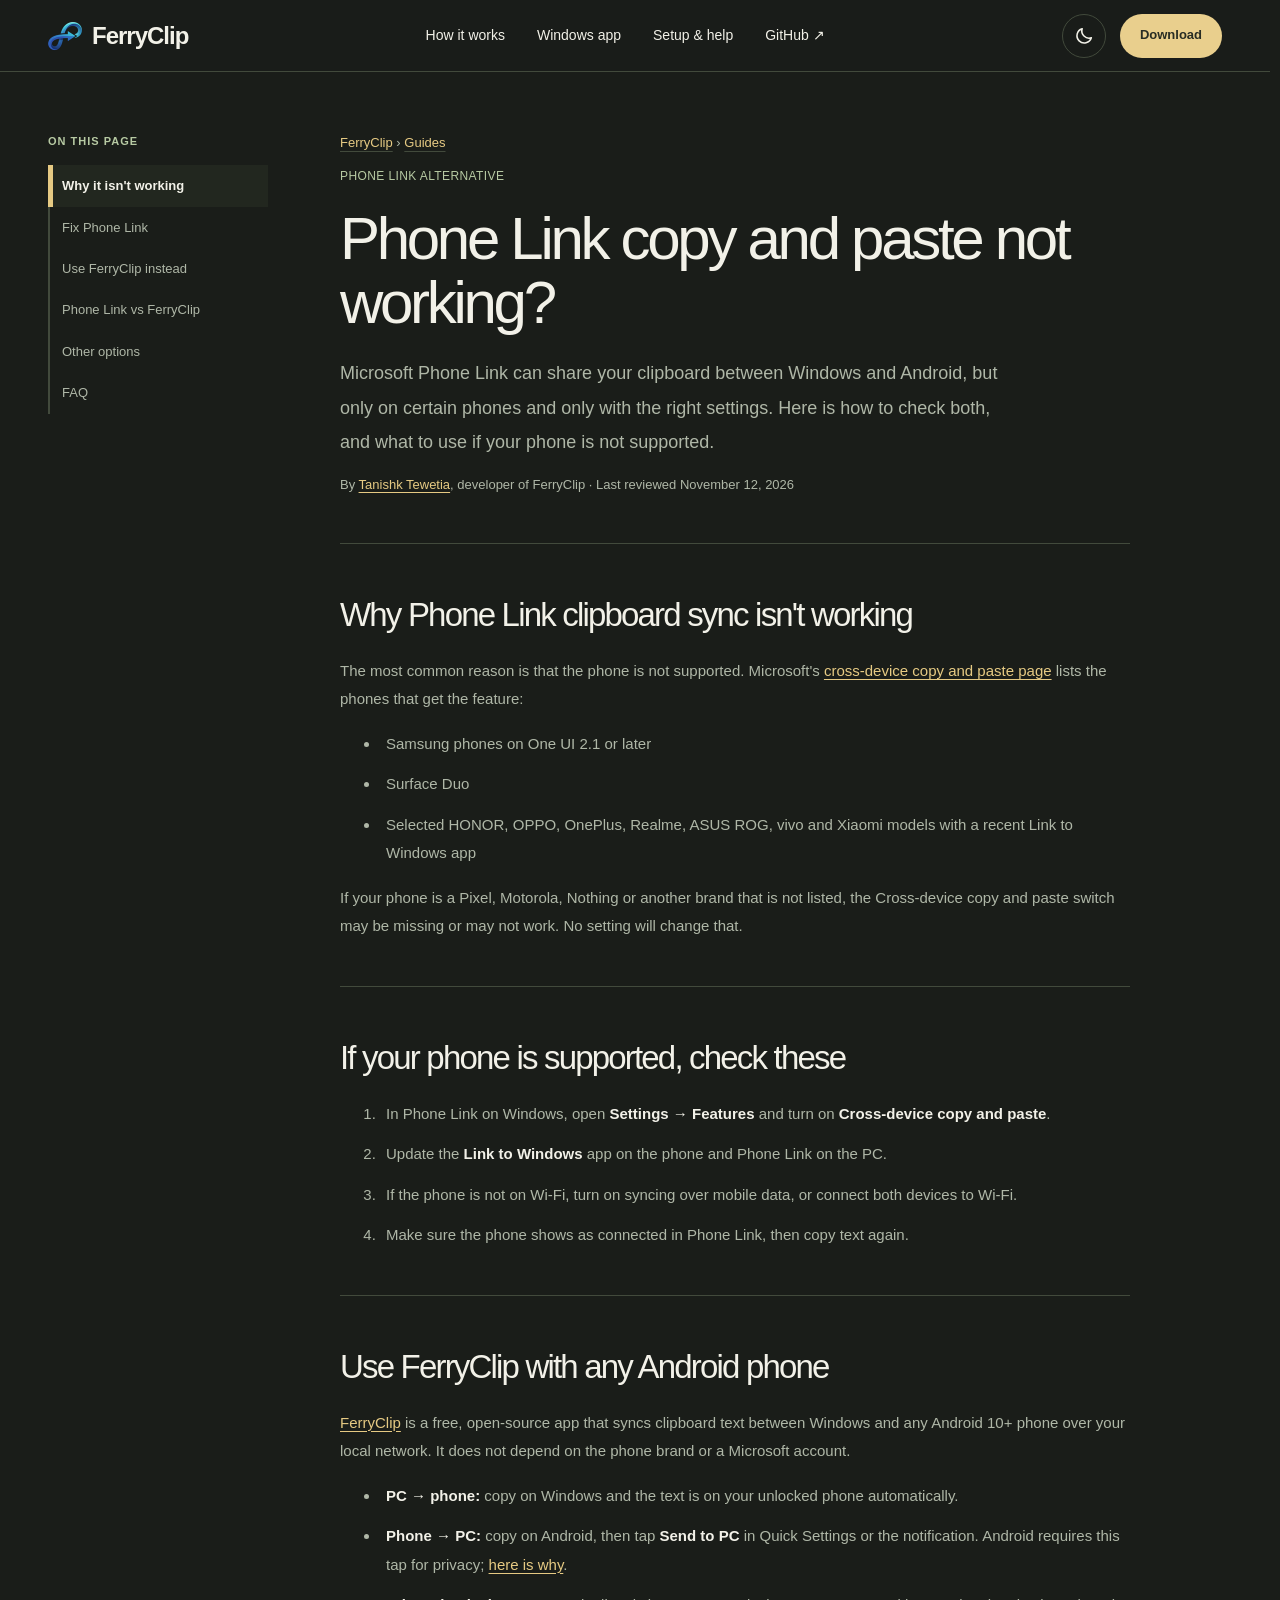
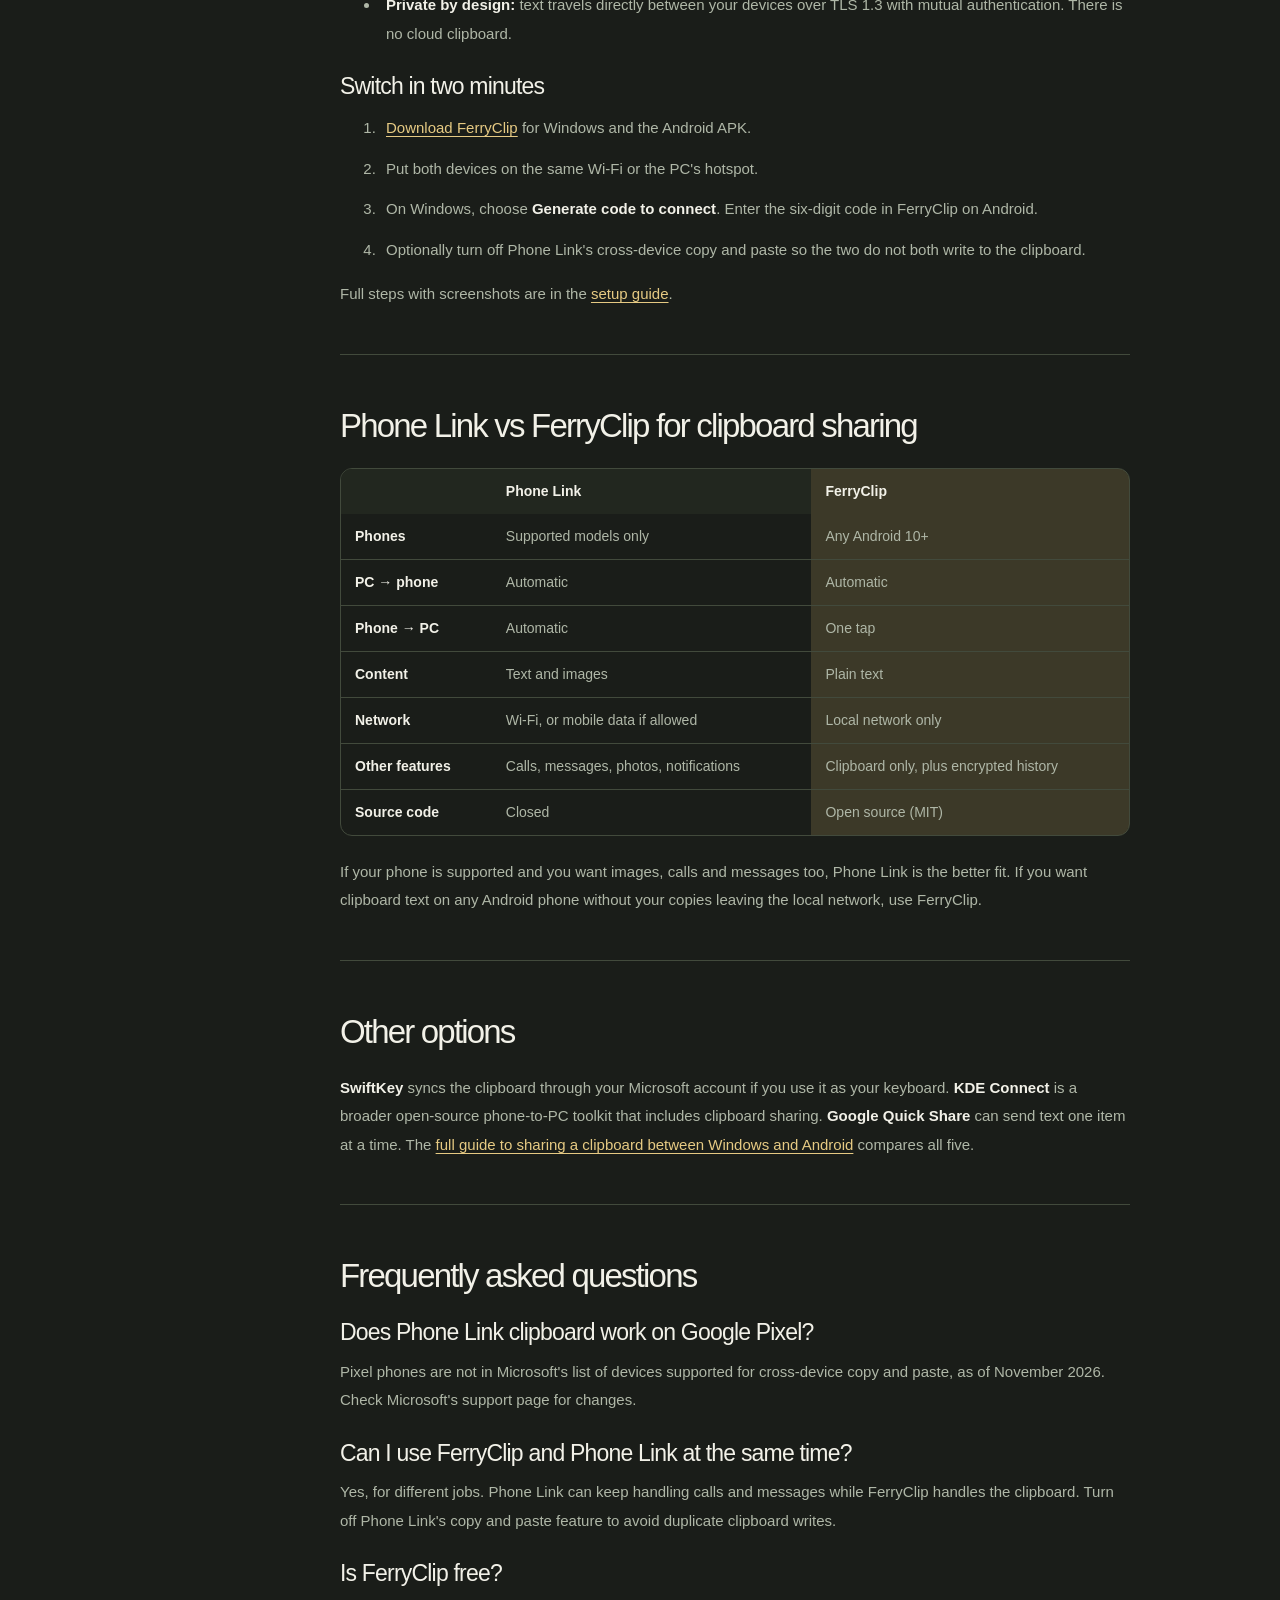
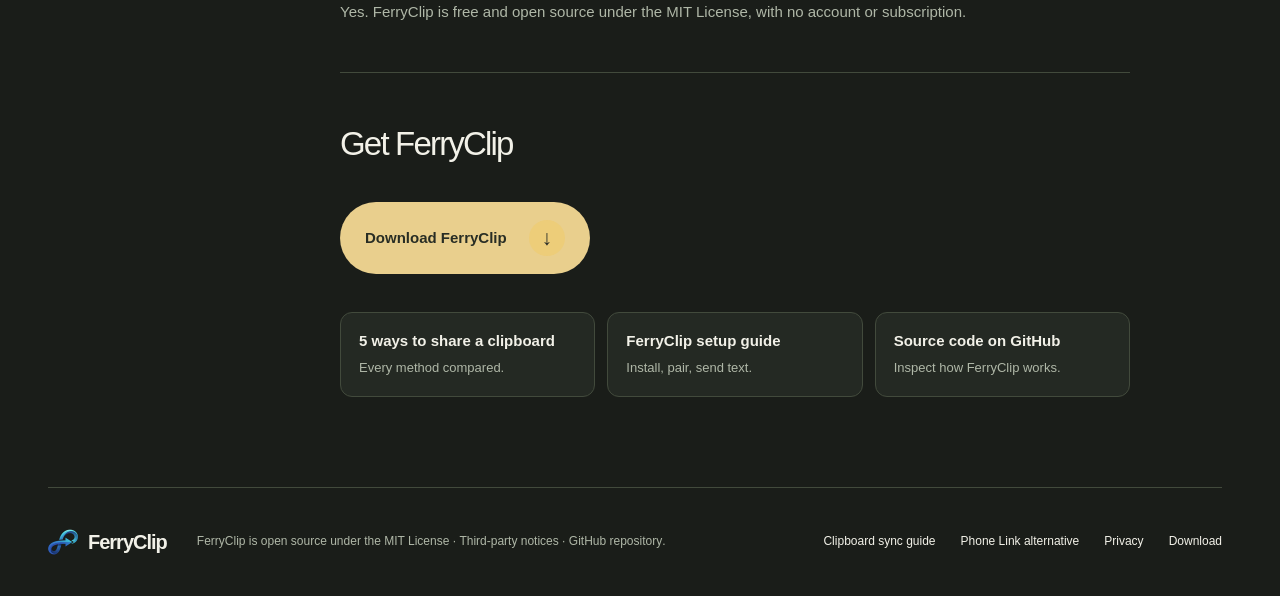
<file: site/phone-link-clipboard-alternative.html>
<!doctype html>
<html lang="en"><head><meta charset="utf-8"><meta name="viewport" content="width=device-width, initial-scale=1">
<title>Phone Link Copy and Paste Not Working? Free Alternative</title>
<meta name="description" content="Phone Link copy and paste only works on supported phones. Fix common causes, or sync the clipboard with any Android phone using free, local FerryClip.">
<meta name="color-scheme" content="light dark"><meta name="theme-color" content="#f6f5f1">
<link rel="icon" href="/favicon-32.png" type="image/png" sizes="32x32"><link rel="icon" href="/favicon-192.png" type="image/png" sizes="192x192"><link rel="apple-touch-icon" href="/apple-touch-icon.png">
<link rel="stylesheet" href="style.css"><script src="app.js" defer></script>
<link rel="canonical" href="https://www.ferryclip.app/phone-link-clipboard-alternative.html">
<meta property="og:site_name" content="FerryClip"><meta property="og:type" content="article"><meta property="og:url" content="https://www.ferryclip.app/phone-link-clipboard-alternative.html"><meta property="og:title" content="Phone Link Copy and Paste Not Working? Free Alternative"><meta property="og:description" content="Fix common Phone Link clipboard problems, or sync your clipboard with any Android phone using free, local FerryClip."><meta property="og:image" content="https://www.ferryclip.app/og-image.png"><meta property="og:image:width" content="1200"><meta property="og:image:height" content="630"><meta property="og:image:alt" content="FerryClip: copy on Windows, paste on Android. Free, open-source clipboard sync over local Wi-Fi."><meta property="og:locale" content="en_US"><meta property="article:published_time" content="2026-11-12"><meta property="article:modified_time" content="2026-11-12">
<meta name="twitter:card" content="summary_large_image"><meta name="twitter:title" content="Phone Link Copy and Paste Not Working? Free Alternative"><meta name="twitter:description" content="Fix common Phone Link clipboard problems, or sync your clipboard with any Android phone using free, local FerryClip."><meta name="twitter:image" content="https://www.ferryclip.app/og-image.png">
<script type="application/ld+json">{"@context":"https://schema.org","@graph":[
{"@type":"WebSite","@id":"https://www.ferryclip.app/#website","url":"https://www.ferryclip.app/","name":"FerryClip","inLanguage":"en"},
{"@type":"TechArticle","@id":"https://www.ferryclip.app/phone-link-clipboard-alternative.html#article","headline":"Phone Link Copy and Paste Not Working? Free Alternative","description":"Phone Link copy and paste only works on supported phones. Fix common causes, or sync the clipboard with any Android phone using free, local FerryClip.","url":"https://www.ferryclip.app/phone-link-clipboard-alternative.html","mainEntityOfPage":"https://www.ferryclip.app/phone-link-clipboard-alternative.html","image":"https://www.ferryclip.app/og-image.png","datePublished":"2026-11-12","dateModified":"2026-11-12","inLanguage":"en","author":{"@type":"Person","@id":"https://www.ferryclip.app/#author","name":"Tanishk Tewetia","url":"https://github.com/Tanishktewetia"},"publisher":{"@id":"https://www.ferryclip.app/#author"},"isPartOf":{"@id":"https://www.ferryclip.app/#website"},"about":[{"@type":"SoftwareApplication","name":"Microsoft Phone Link"},{"@id":"https://www.ferryclip.app/#app"}]},
{"@type":"BreadcrumbList","itemListElement":[{"@type":"ListItem","position":1,"name":"FerryClip","item":"https://www.ferryclip.app/"},{"@type":"ListItem","position":2,"name":"Phone Link clipboard alternative","item":"https://www.ferryclip.app/phone-link-clipboard-alternative.html"}]}]}</script>
</head><body>
<a class="skip" href="#main">Skip to content</a><header class="site-header"><div class="container nav"><a class="brand" href="/" aria-label="FerryClip home"><img src="logo-68.png" width="34" height="34" alt="">FerryClip</a><nav id="primary-navigation" aria-label="Main navigation"><a href="/#how-it-works">How it works</a><a href="/#screenshots">Windows app</a><a href="docs.html#start">Setup &amp; help</a><a href="https://github.com/Tanishktewetia/FerryClip" target="_blank" rel="noopener noreferrer">GitHub ↗</a></nav><button class="nav-menu-toggle" type="button" aria-controls="primary-navigation" aria-expanded="false" aria-label="Open navigation"><span></span><span></span></button><div class="nav-actions"><button class="theme-toggle" aria-label="Switch to dark theme" title="Change theme"><svg viewBox="0 0 24 24" aria-hidden="true"><path d="M20 14A8 8 0 0 1 10 4a8 8 0 1 0 10 10Z"/></svg></button><a class="button small" href="/#download">Download</a></div></div></header>
<main id="main" class="container docs-layout"><aside class="docs-sidebar" aria-label="On this page"><strong>ON THIS PAGE</strong><a href="#why">Why it isn't working</a><a href="#fix">Fix Phone Link</a><a href="#alternative">Use FerryClip instead</a><a href="#compare">Phone Link vs FerryClip</a><a href="#other-options">Other options</a><a href="#faq">FAQ</a></aside>
<article class="docs-content">
<nav class="breadcrumb" aria-label="Breadcrumb"><a href="/">FerryClip</a> › <a href="share-clipboard-windows-android.html">Guides</a></nav>
<span class="overline">PHONE LINK ALTERNATIVE</span>
<h1>Phone Link copy and paste not working?</h1>
<p class="lead">Microsoft Phone Link can share your clipboard between Windows and Android, but only on certain phones and only with the right settings. Here is how to check both, and what to use if your phone is not supported.</p>
<p class="byline">By <a href="https://github.com/Tanishktewetia">Tanishk Tewetia</a>, developer of FerryClip · Last reviewed November 12, 2026</p>

<section id="why"><h2>Why Phone Link clipboard sync isn't working</h2>
<p>The most common reason is that the phone is not supported. Microsoft's <a href="https://support.microsoft.com/en-us/help/4539429" rel="noopener">cross-device copy and paste page</a> lists the phones that get the feature:</p>
<ul>
<li>Samsung phones on One UI 2.1 or later</li>
<li>Surface Duo</li>
<li>Selected HONOR, OPPO, OnePlus, Realme, ASUS ROG, vivo and Xiaomi models with a recent Link to Windows app</li>
</ul>
<p>If your phone is a Pixel, Motorola, Nothing or another brand that is not listed, the Cross-device copy and paste switch may be missing or may not work. No setting will change that.</p></section>

<section id="fix"><h2>If your phone is supported, check these</h2>
<ol>
<li>In Phone Link on Windows, open <strong>Settings → Features</strong> and turn on <strong>Cross-device copy and paste</strong>.</li>
<li>Update the <strong>Link to Windows</strong> app on the phone and Phone Link on the PC.</li>
<li>If the phone is not on Wi-Fi, turn on syncing over mobile data, or connect both devices to Wi-Fi.</li>
<li>Make sure the phone shows as connected in Phone Link, then copy text again.</li>
</ol></section>

<section id="alternative"><h2>Use FerryClip with any Android phone</h2>
<p><a href="/">FerryClip</a> is a free, open-source app that syncs clipboard text between Windows and any Android 10+ phone over your local network. It does not depend on the phone brand or a Microsoft account.</p>
<ul>
<li><strong>PC → phone:</strong> copy on Windows and the text is on your unlocked phone automatically.</li>
<li><strong>Phone → PC:</strong> copy on Android, then tap <strong>Send to PC</strong> in Quick Settings or the notification. Android requires this tap for privacy; <a href="share-clipboard-windows-android.html#android-limits">here is why</a>.</li>
<li><strong>Private by design:</strong> text travels directly between your devices over TLS 1.3 with mutual authentication. There is no cloud clipboard.</li>
</ul>
<h3>Switch in two minutes</h3>
<ol>
<li><a href="/#download">Download FerryClip</a> for Windows and the Android APK.</li>
<li>Put both devices on the same Wi-Fi or the PC's hotspot.</li>
<li>On Windows, choose <strong>Generate code to connect</strong>. Enter the six-digit code in FerryClip on Android.</li>
<li>Optionally turn off Phone Link's cross-device copy and paste so the two do not both write to the clipboard.</li>
</ol>
<p>Full steps with screenshots are in the <a href="docs.html#pair">setup guide</a>.</p></section>

<section id="compare"><h2>Phone Link vs FerryClip for clipboard sharing</h2>
<div class="table-wrap"><table class="compare-table">
<caption class="sr-only">Phone Link and FerryClip clipboard features compared</caption>
<thead><tr><th scope="col"></th><th scope="col">Phone Link</th><th scope="col" class="ours">FerryClip</th></tr></thead>
<tbody>
<tr><th scope="row">Phones</th><td>Supported models only</td><td class="ours">Any Android 10+</td></tr>
<tr><th scope="row">PC → phone</th><td>Automatic</td><td class="ours">Automatic</td></tr>
<tr><th scope="row">Phone → PC</th><td>Automatic</td><td class="ours">One tap</td></tr>
<tr><th scope="row">Content</th><td>Text and images</td><td class="ours">Plain text</td></tr>
<tr><th scope="row">Network</th><td>Wi-Fi, or mobile data if allowed</td><td class="ours">Local network only</td></tr>
<tr><th scope="row">Other features</th><td>Calls, messages, photos, notifications</td><td class="ours">Clipboard only, plus encrypted history</td></tr>
<tr><th scope="row">Source code</th><td>Closed</td><td class="ours">Open source (MIT)</td></tr>
</tbody></table></div>
<p>If your phone is supported and you want images, calls and messages too, Phone Link is the better fit. If you want clipboard text on any Android phone without your copies leaving the local network, use FerryClip.</p></section>

<section id="other-options"><h2>Other options</h2>
<p><strong>SwiftKey</strong> syncs the clipboard through your Microsoft account if you use it as your keyboard. <strong>KDE Connect</strong> is a broader open-source phone-to-PC toolkit that includes clipboard sharing. <strong>Google Quick Share</strong> can send text one item at a time. The <a href="share-clipboard-windows-android.html">full guide to sharing a clipboard between Windows and Android</a> compares all five.</p></section>

<section id="faq"><h2>Frequently asked questions</h2>
<h3>Does Phone Link clipboard work on Google Pixel?</h3>
<p>Pixel phones are not in Microsoft's list of devices supported for cross-device copy and paste, as of November 2026. Check Microsoft's support page for changes.</p>
<h3>Can I use FerryClip and Phone Link at the same time?</h3>
<p>Yes, for different jobs. Phone Link can keep handling calls and messages while FerryClip handles the clipboard. Turn off Phone Link's copy and paste feature to avoid duplicate clipboard writes.</p>
<h3>Is FerryClip free?</h3>
<p>Yes. FerryClip is free and open source under the MIT License, with no account or subscription.</p></section>

<section id="next"><h2>Get FerryClip</h2>
<p><a class="button" href="/#download">Download FerryClip <span class="button-icon" aria-hidden="true">↓</span></a></p>
<div class="related-links"><a href="share-clipboard-windows-android.html"><strong>5 ways to share a clipboard</strong><span>Every method compared.</span></a><a href="docs.html"><strong>FerryClip setup guide</strong><span>Install, pair, send text.</span></a><a href="https://github.com/Tanishktewetia/FerryClip"><strong>Source code on GitHub</strong><span>Inspect how FerryClip works.</span></a></div></section>
</article></main>
<footer class="container footer"><a class="brand" href="/"><img src="logo-60.png" width="30" height="30" alt="">FerryClip</a><span>FerryClip is open source under the <a href="https://github.com/Tanishktewetia/FerryClip/blob/main/LICENSE">MIT License</a> · <a href="https://github.com/Tanishktewetia/FerryClip/blob/main/THIRD_PARTY_NOTICES.md">Third-party notices</a> · <a href="https://github.com/Tanishktewetia/FerryClip">GitHub repository</a>.</span><div><a href="share-clipboard-windows-android.html">Clipboard sync guide</a><a href="phone-link-clipboard-alternative.html">Phone Link alternative</a><a href="docs.html#privacy">Privacy</a><a href="/#download">Download</a></div></footer>
</body></html>
</file>
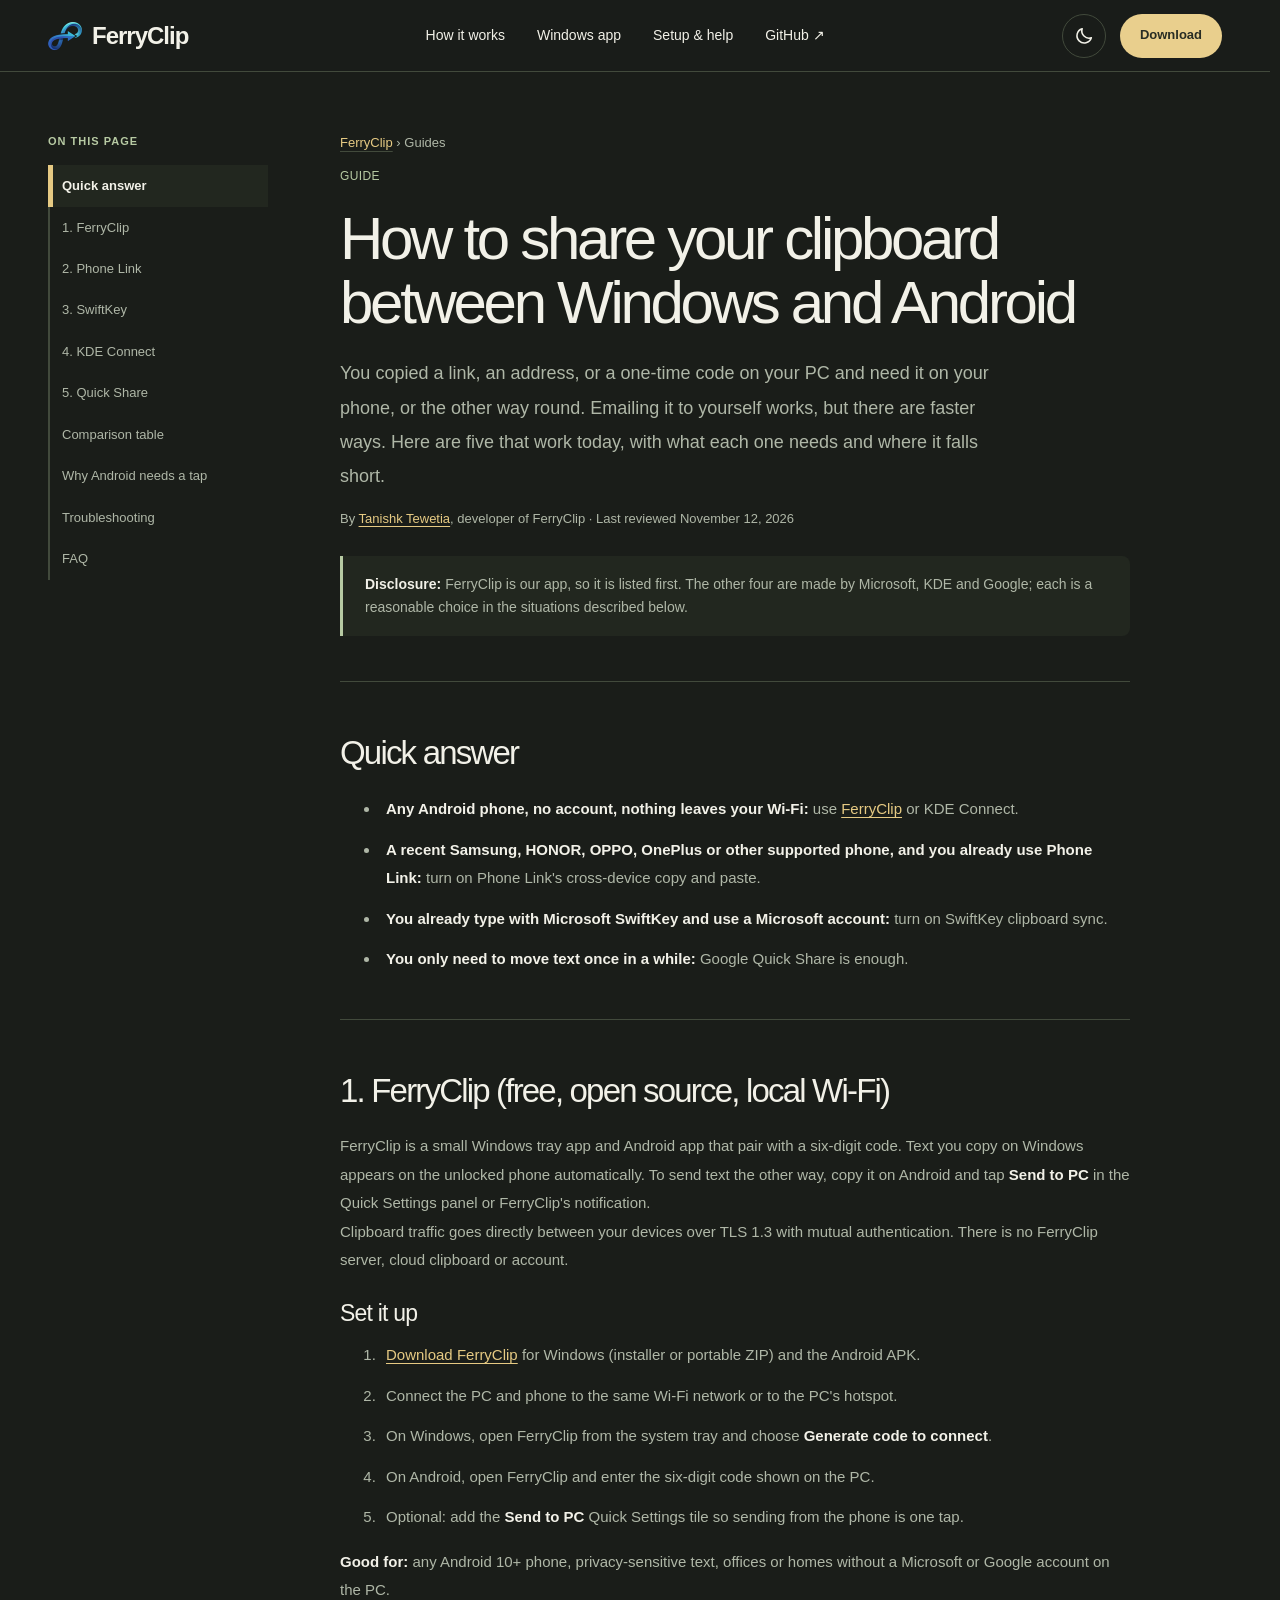
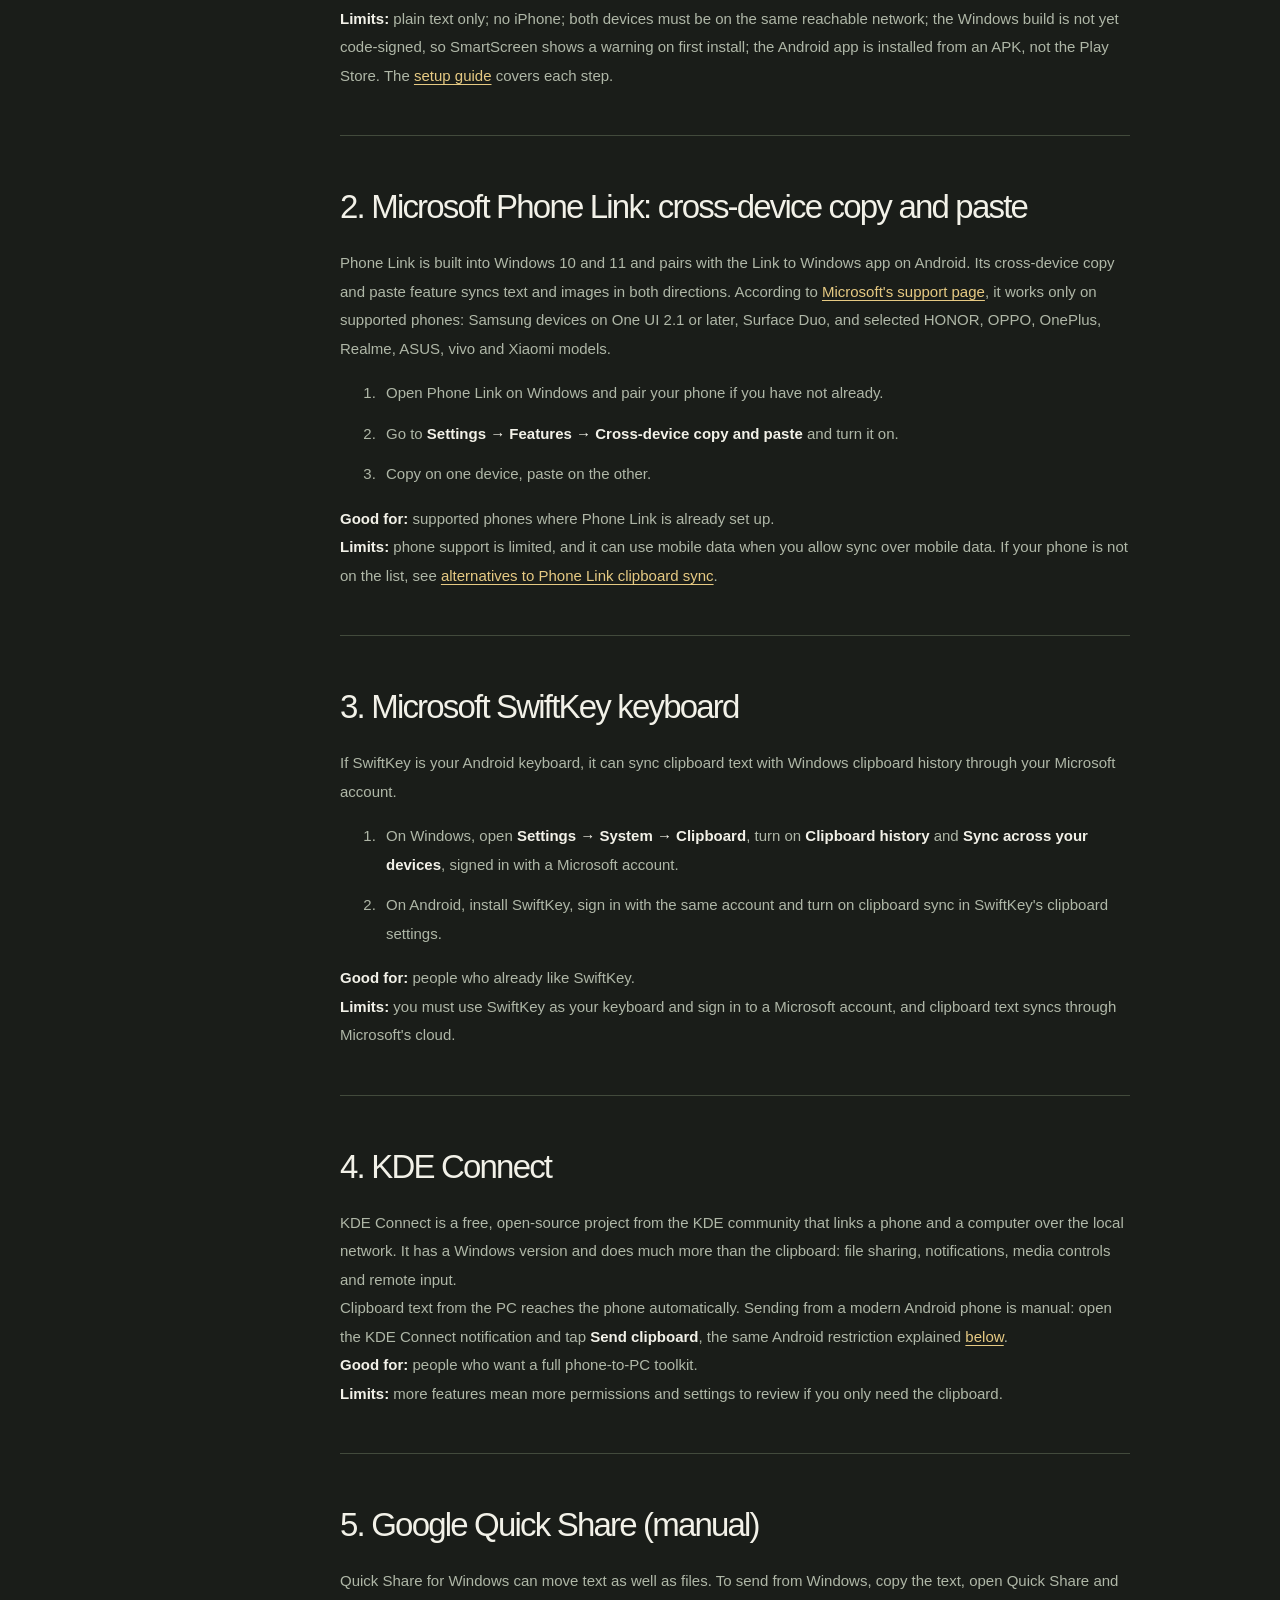
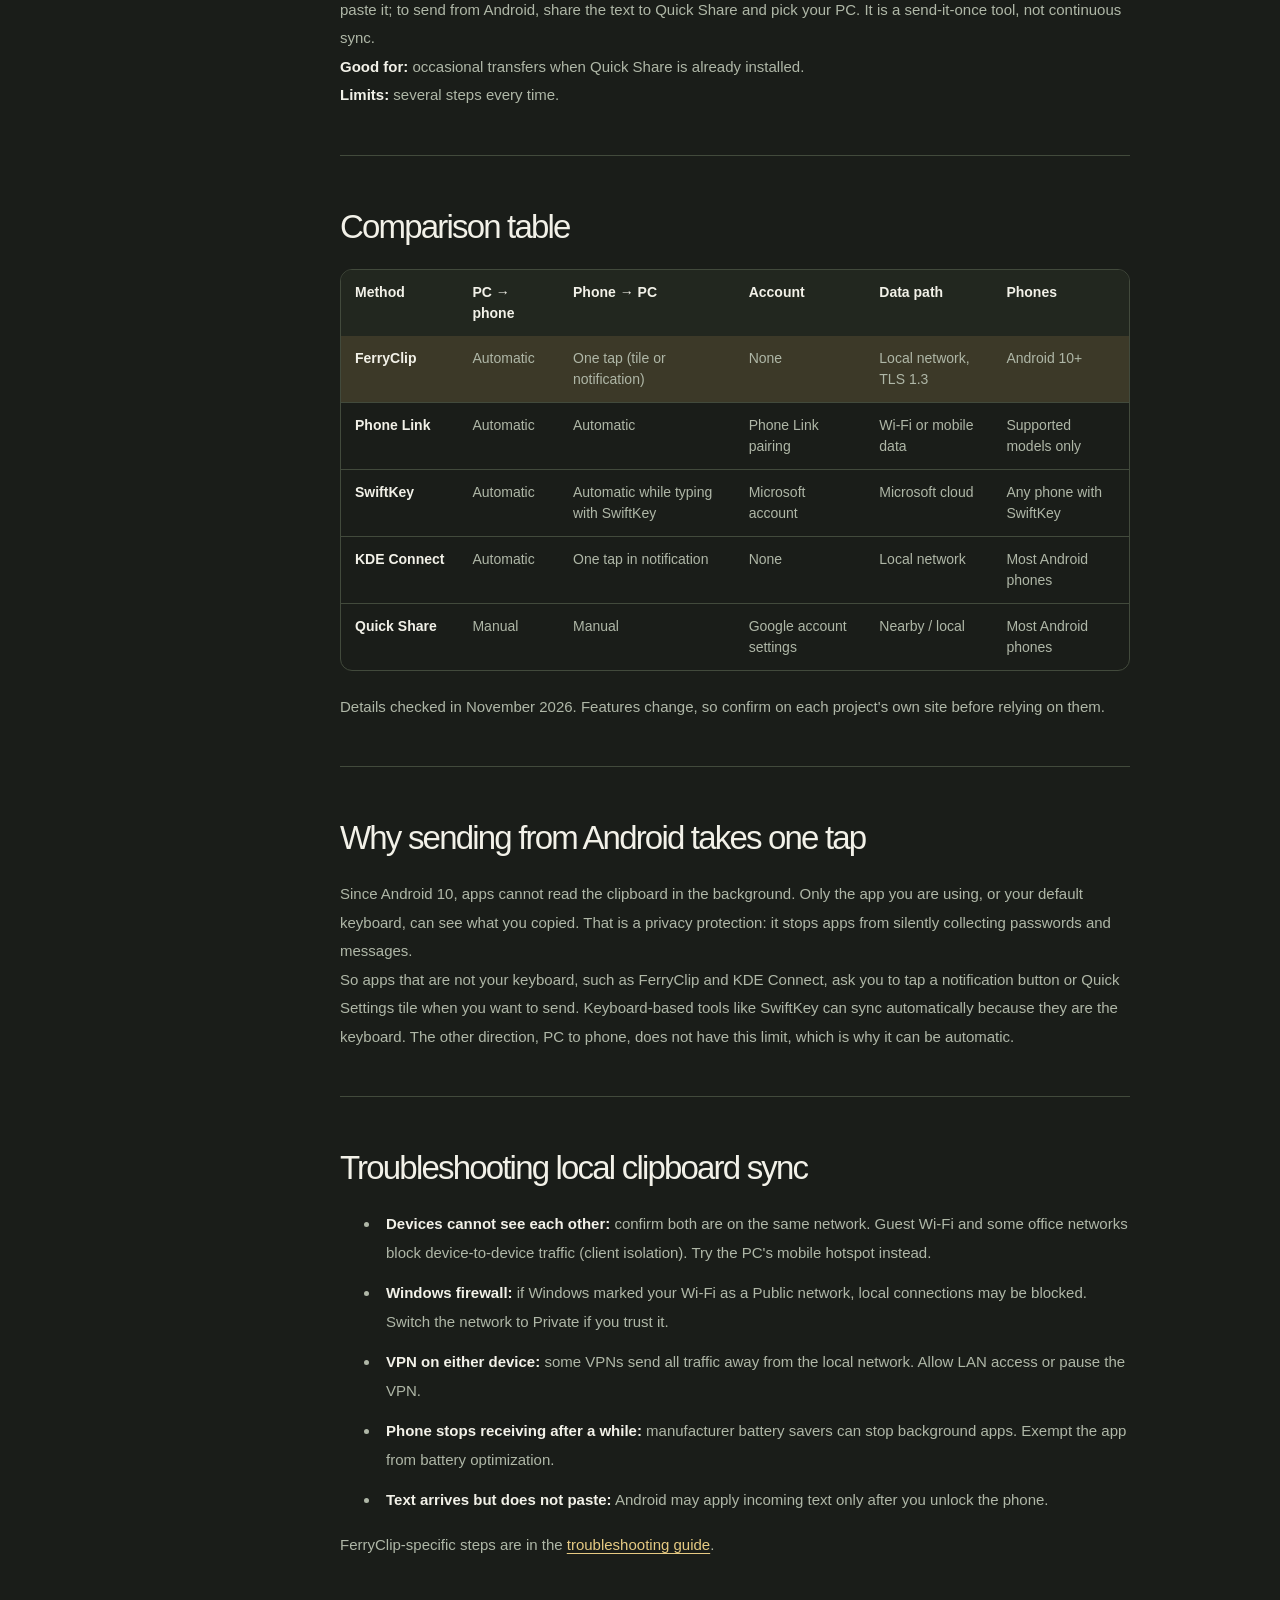
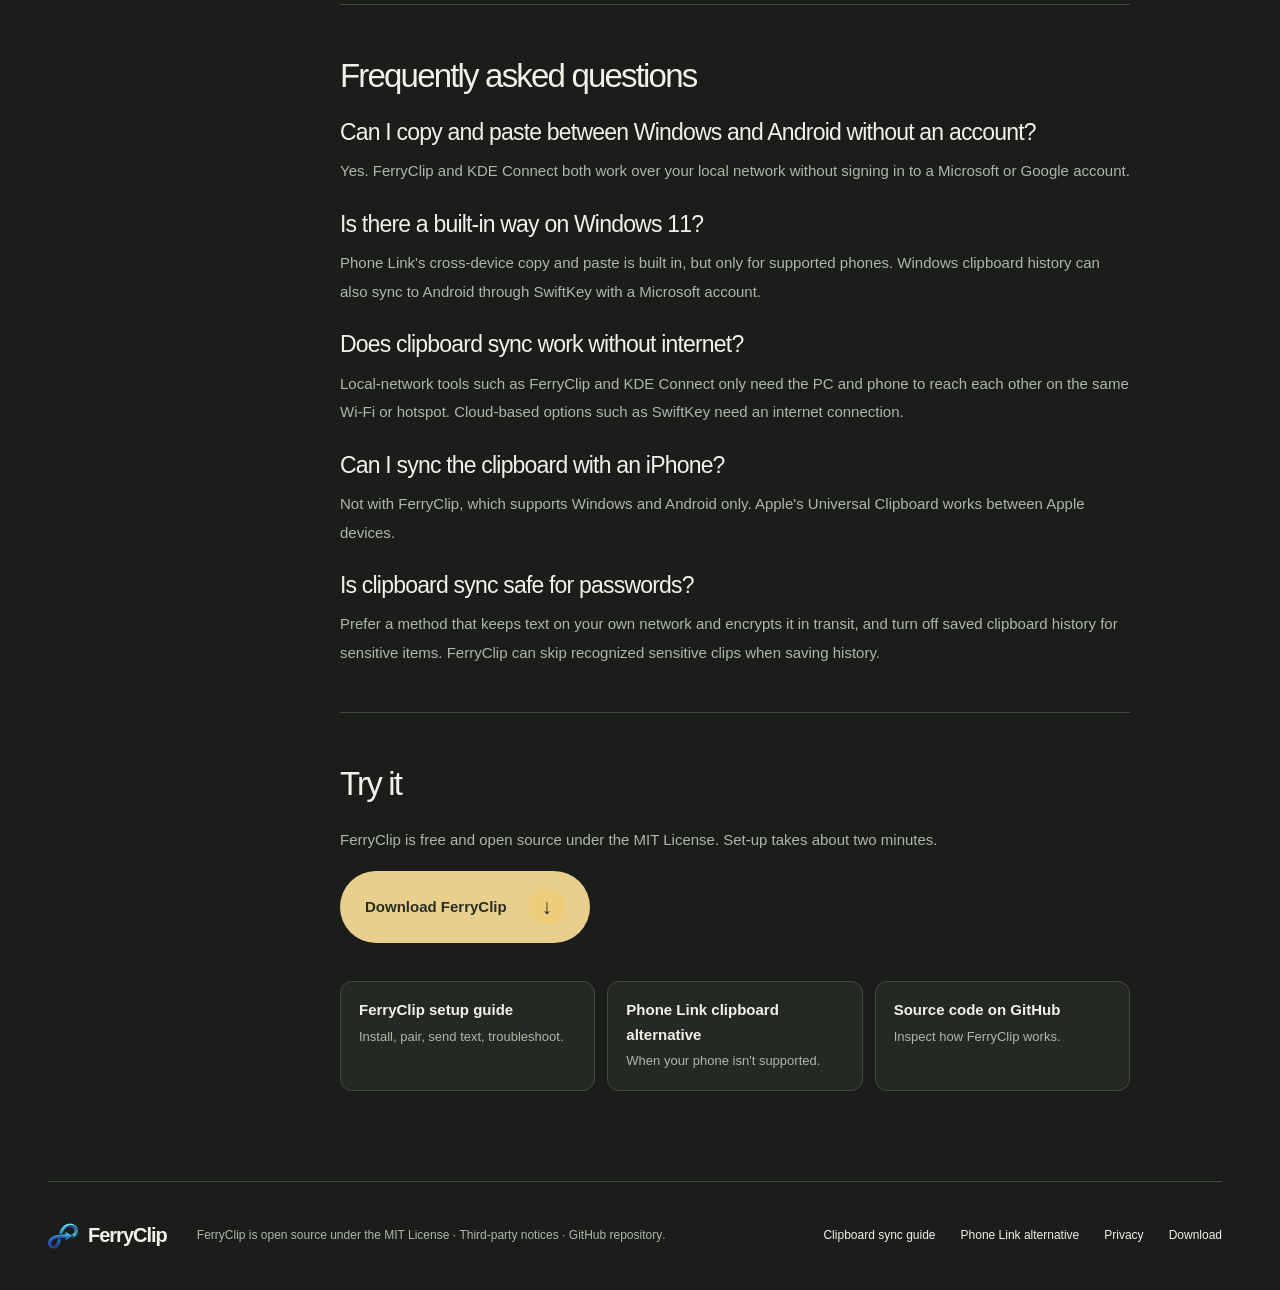
<file: site/share-clipboard-windows-android.html>
<!doctype html>
<html lang="en"><head><meta charset="utf-8"><meta name="viewport" content="width=device-width, initial-scale=1">
<title>How to Share Clipboard Between Windows and Android (5 Ways)</title>
<meta name="description" content="Five ways to copy and paste text between Windows and Android: FerryClip, Phone Link, SwiftKey, KDE Connect and Quick Share, with setup steps and trade-offs.">
<meta name="color-scheme" content="light dark"><meta name="theme-color" content="#f6f5f1">
<link rel="icon" href="/favicon-32.png" type="image/png" sizes="32x32"><link rel="icon" href="/favicon-192.png" type="image/png" sizes="192x192"><link rel="apple-touch-icon" href="/apple-touch-icon.png">
<link rel="stylesheet" href="style.css"><script src="app.js" defer></script>
<link rel="canonical" href="https://www.ferryclip.app/share-clipboard-windows-android.html">
<meta property="og:site_name" content="FerryClip"><meta property="og:type" content="article"><meta property="og:url" content="https://www.ferryclip.app/share-clipboard-windows-android.html"><meta property="og:title" content="How to Share Clipboard Between Windows and Android (5 Ways)"><meta property="og:description" content="Five ways to copy and paste text between a Windows PC and an Android phone, with setup steps and trade-offs."><meta property="og:image" content="https://www.ferryclip.app/og-image.png"><meta property="og:image:width" content="1200"><meta property="og:image:height" content="630"><meta property="og:image:alt" content="FerryClip: copy on Windows, paste on Android. Free, open-source clipboard sync over local Wi-Fi."><meta property="og:locale" content="en_US"><meta property="article:published_time" content="2026-11-12"><meta property="article:modified_time" content="2026-11-12">
<meta name="twitter:card" content="summary_large_image"><meta name="twitter:title" content="How to Share Clipboard Between Windows and Android (5 Ways)"><meta name="twitter:description" content="Five ways to copy and paste text between a Windows PC and an Android phone, with setup steps and trade-offs."><meta name="twitter:image" content="https://www.ferryclip.app/og-image.png">
<script type="application/ld+json">{"@context":"https://schema.org","@graph":[
{"@type":"WebSite","@id":"https://www.ferryclip.app/#website","url":"https://www.ferryclip.app/","name":"FerryClip","inLanguage":"en"},
{"@type":"TechArticle","@id":"https://www.ferryclip.app/share-clipboard-windows-android.html#article","headline":"How to Share Clipboard Between Windows and Android (5 Ways)","description":"Five ways to copy and paste text between Windows and Android: FerryClip, Phone Link, SwiftKey, KDE Connect and Quick Share, with setup steps and trade-offs.","url":"https://www.ferryclip.app/share-clipboard-windows-android.html","mainEntityOfPage":"https://www.ferryclip.app/share-clipboard-windows-android.html","image":"https://www.ferryclip.app/og-image.png","datePublished":"2026-11-12","dateModified":"2026-11-12","inLanguage":"en","author":{"@type":"Person","@id":"https://www.ferryclip.app/#author","name":"Tanishk Tewetia","url":"https://github.com/Tanishktewetia"},"publisher":{"@id":"https://www.ferryclip.app/#author"},"isPartOf":{"@id":"https://www.ferryclip.app/#website"},"about":[{"@type":"Thing","name":"Clipboard synchronization"},{"@id":"https://www.ferryclip.app/#app"}]},
{"@type":"BreadcrumbList","itemListElement":[{"@type":"ListItem","position":1,"name":"FerryClip","item":"https://www.ferryclip.app/"},{"@type":"ListItem","position":2,"name":"Share clipboard between Windows and Android","item":"https://www.ferryclip.app/share-clipboard-windows-android.html"}]}]}</script>
</head><body>
<a class="skip" href="#main">Skip to content</a><header class="site-header"><div class="container nav"><a class="brand" href="/" aria-label="FerryClip home"><img src="logo-68.png" width="34" height="34" alt="">FerryClip</a><nav id="primary-navigation" aria-label="Main navigation"><a href="/#how-it-works">How it works</a><a href="/#screenshots">Windows app</a><a href="docs.html#start">Setup &amp; help</a><a href="https://github.com/Tanishktewetia/FerryClip" target="_blank" rel="noopener noreferrer">GitHub ↗</a></nav><button class="nav-menu-toggle" type="button" aria-controls="primary-navigation" aria-expanded="false" aria-label="Open navigation"><span></span><span></span></button><div class="nav-actions"><button class="theme-toggle" aria-label="Switch to dark theme" title="Change theme"><svg viewBox="0 0 24 24" aria-hidden="true"><path d="M20 14A8 8 0 0 1 10 4a8 8 0 1 0 10 10Z"/></svg></button><a class="button small" href="/#download">Download</a></div></div></header>
<main id="main" class="container docs-layout"><aside class="docs-sidebar" aria-label="On this page"><strong>ON THIS PAGE</strong><a href="#quick-answer">Quick answer</a><a href="#ferryclip">1. FerryClip</a><a href="#phone-link">2. Phone Link</a><a href="#swiftkey">3. SwiftKey</a><a href="#kde-connect">4. KDE Connect</a><a href="#quick-share">5. Quick Share</a><a href="#compare">Comparison table</a><a href="#android-limits">Why Android needs a tap</a><a href="#troubleshoot">Troubleshooting</a><a href="#faq">FAQ</a></aside>
<article class="docs-content">
<nav class="breadcrumb" aria-label="Breadcrumb"><a href="/">FerryClip</a> › Guides</nav>
<span class="overline">GUIDE</span>
<h1>How to share your clipboard between Windows and Android</h1>
<p class="lead">You copied a link, an address, or a one-time code on your PC and need it on your phone, or the other way round. Emailing it to yourself works, but there are faster ways. Here are five that work today, with what each one needs and where it falls short.</p>
<p class="byline">By <a href="https://github.com/Tanishktewetia">Tanishk Tewetia</a>, developer of FerryClip · Last reviewed November 12, 2026</p>
<div class="callout"><strong>Disclosure:</strong> FerryClip is our app, so it is listed first. The other four are made by Microsoft, KDE and Google; each is a reasonable choice in the situations described below.</div>

<section id="quick-answer"><h2>Quick answer</h2>
<ul>
<li><strong>Any Android phone, no account, nothing leaves your Wi-Fi:</strong> use <a href="/">FerryClip</a> or KDE Connect.</li>
<li><strong>A recent Samsung, HONOR, OPPO, OnePlus or other supported phone, and you already use Phone Link:</strong> turn on Phone Link's cross-device copy and paste.</li>
<li><strong>You already type with Microsoft SwiftKey and use a Microsoft account:</strong> turn on SwiftKey clipboard sync.</li>
<li><strong>You only need to move text once in a while:</strong> Google Quick Share is enough.</li>
</ul></section>

<section id="ferryclip"><h2>1. FerryClip (free, open source, local Wi-Fi)</h2>
<p>FerryClip is a small Windows tray app and Android app that pair with a six-digit code. Text you copy on Windows appears on the unlocked phone automatically. To send text the other way, copy it on Android and tap <strong>Send to PC</strong> in the Quick Settings panel or FerryClip's notification.</p>
<p>Clipboard traffic goes directly between your devices over TLS 1.3 with mutual authentication. There is no FerryClip server, cloud clipboard or account.</p>
<h3>Set it up</h3>
<ol>
<li><a href="/#download">Download FerryClip</a> for Windows (installer or portable ZIP) and the Android APK.</li>
<li>Connect the PC and phone to the same Wi-Fi network or to the PC's hotspot.</li>
<li>On Windows, open FerryClip from the system tray and choose <strong>Generate code to connect</strong>.</li>
<li>On Android, open FerryClip and enter the six-digit code shown on the PC.</li>
<li>Optional: add the <strong>Send to PC</strong> Quick Settings tile so sending from the phone is one tap.</li>
</ol>
<p><strong>Good for:</strong> any Android 10+ phone, privacy-sensitive text, offices or homes without a Microsoft or Google account on the PC.<br><strong>Limits:</strong> plain text only; no iPhone; both devices must be on the same reachable network; the Windows build is not yet code-signed, so SmartScreen shows a warning on first install; the Android app is installed from an APK, not the Play Store. The <a href="docs.html">setup guide</a> covers each step.</p></section>

<section id="phone-link"><h2>2. Microsoft Phone Link: cross-device copy and paste</h2>
<p>Phone Link is built into Windows 10 and 11 and pairs with the Link to Windows app on Android. Its cross-device copy and paste feature syncs text and images in both directions. According to <a href="https://support.microsoft.com/en-us/help/4539429" rel="noopener">Microsoft's support page</a>, it works only on supported phones: Samsung devices on One UI 2.1 or later, Surface Duo, and selected HONOR, OPPO, OnePlus, Realme, ASUS, vivo and Xiaomi models.</p>
<ol>
<li>Open Phone Link on Windows and pair your phone if you have not already.</li>
<li>Go to <strong>Settings → Features → Cross-device copy and paste</strong> and turn it on.</li>
<li>Copy on one device, paste on the other.</li>
</ol>
<p><strong>Good for:</strong> supported phones where Phone Link is already set up.<br><strong>Limits:</strong> phone support is limited, and it can use mobile data when you allow sync over mobile data. If your phone is not on the list, see <a href="phone-link-clipboard-alternative.html">alternatives to Phone Link clipboard sync</a>.</p></section>

<section id="swiftkey"><h2>3. Microsoft SwiftKey keyboard</h2>
<p>If SwiftKey is your Android keyboard, it can sync clipboard text with Windows clipboard history through your Microsoft account.</p>
<ol>
<li>On Windows, open <strong>Settings → System → Clipboard</strong>, turn on <strong>Clipboard history</strong> and <strong>Sync across your devices</strong>, signed in with a Microsoft account.</li>
<li>On Android, install SwiftKey, sign in with the same account and turn on clipboard sync in SwiftKey's clipboard settings.</li>
</ol>
<p><strong>Good for:</strong> people who already like SwiftKey.<br><strong>Limits:</strong> you must use SwiftKey as your keyboard and sign in to a Microsoft account, and clipboard text syncs through Microsoft's cloud.</p></section>

<section id="kde-connect"><h2>4. KDE Connect</h2>
<p>KDE Connect is a free, open-source project from the KDE community that links a phone and a computer over the local network. It has a Windows version and does much more than the clipboard: file sharing, notifications, media controls and remote input.</p>
<p>Clipboard text from the PC reaches the phone automatically. Sending from a modern Android phone is manual: open the KDE Connect notification and tap <strong>Send clipboard</strong>, the same Android restriction explained <a href="#android-limits">below</a>.</p>
<p><strong>Good for:</strong> people who want a full phone-to-PC toolkit.<br><strong>Limits:</strong> more features mean more permissions and settings to review if you only need the clipboard.</p></section>

<section id="quick-share"><h2>5. Google Quick Share (manual)</h2>
<p>Quick Share for Windows can move text as well as files. To send from Windows, copy the text, open Quick Share and paste it; to send from Android, share the text to Quick Share and pick your PC. It is a send-it-once tool, not continuous sync.</p>
<p><strong>Good for:</strong> occasional transfers when Quick Share is already installed.<br><strong>Limits:</strong> several steps every time.</p></section>

<section id="compare"><h2>Comparison table</h2>
<div class="table-wrap"><table class="compare-table">
<caption class="sr-only">Clipboard sharing methods for Windows and Android compared</caption>
<thead><tr><th scope="col">Method</th><th scope="col">PC → phone</th><th scope="col">Phone → PC</th><th scope="col">Account</th><th scope="col">Data path</th><th scope="col">Phones</th></tr></thead>
<tbody>
<tr class="ours"><th scope="row">FerryClip</th><td>Automatic</td><td>One tap (tile or notification)</td><td>None</td><td>Local network, TLS 1.3</td><td>Android 10+</td></tr>
<tr><th scope="row">Phone Link</th><td>Automatic</td><td>Automatic</td><td>Phone Link pairing</td><td>Wi-Fi or mobile data</td><td>Supported models only</td></tr>
<tr><th scope="row">SwiftKey</th><td>Automatic</td><td>Automatic while typing with SwiftKey</td><td>Microsoft account</td><td>Microsoft cloud</td><td>Any phone with SwiftKey</td></tr>
<tr><th scope="row">KDE Connect</th><td>Automatic</td><td>One tap in notification</td><td>None</td><td>Local network</td><td>Most Android phones</td></tr>
<tr><th scope="row">Quick Share</th><td>Manual</td><td>Manual</td><td>Google account settings</td><td>Nearby / local</td><td>Most Android phones</td></tr>
</tbody></table></div>
<p>Details checked in November 2026. Features change, so confirm on each project's own site before relying on them.</p></section>

<section id="android-limits"><h2>Why sending from Android takes one tap</h2>
<p>Since Android 10, apps cannot read the clipboard in the background. Only the app you are using, or your default keyboard, can see what you copied. That is a privacy protection: it stops apps from silently collecting passwords and messages.</p>
<p>So apps that are not your keyboard, such as FerryClip and KDE Connect, ask you to tap a notification button or Quick Settings tile when you want to send. Keyboard-based tools like SwiftKey can sync automatically because they are the keyboard. The other direction, PC to phone, does not have this limit, which is why it can be automatic.</p></section>

<section id="troubleshoot"><h2>Troubleshooting local clipboard sync</h2>
<ul>
<li><strong>Devices cannot see each other:</strong> confirm both are on the same network. Guest Wi-Fi and some office networks block device-to-device traffic (client isolation). Try the PC's mobile hotspot instead.</li>
<li><strong>Windows firewall:</strong> if Windows marked your Wi-Fi as a Public network, local connections may be blocked. Switch the network to Private if you trust it.</li>
<li><strong>VPN on either device:</strong> some VPNs send all traffic away from the local network. Allow LAN access or pause the VPN.</li>
<li><strong>Phone stops receiving after a while:</strong> manufacturer battery savers can stop background apps. Exempt the app from battery optimization.</li>
<li><strong>Text arrives but does not paste:</strong> Android may apply incoming text only after you unlock the phone.</li>
</ul>
<p>FerryClip-specific steps are in the <a href="docs.html#troubleshoot">troubleshooting guide</a>.</p></section>

<section id="faq"><h2>Frequently asked questions</h2>
<h3>Can I copy and paste between Windows and Android without an account?</h3>
<p>Yes. FerryClip and KDE Connect both work over your local network without signing in to a Microsoft or Google account.</p>
<h3>Is there a built-in way on Windows 11?</h3>
<p>Phone Link's cross-device copy and paste is built in, but only for supported phones. Windows clipboard history can also sync to Android through SwiftKey with a Microsoft account.</p>
<h3>Does clipboard sync work without internet?</h3>
<p>Local-network tools such as FerryClip and KDE Connect only need the PC and phone to reach each other on the same Wi-Fi or hotspot. Cloud-based options such as SwiftKey need an internet connection.</p>
<h3>Can I sync the clipboard with an iPhone?</h3>
<p>Not with FerryClip, which supports Windows and Android only. Apple's Universal Clipboard works between Apple devices.</p>
<h3>Is clipboard sync safe for passwords?</h3>
<p>Prefer a method that keeps text on your own network and encrypts it in transit, and turn off saved clipboard history for sensitive items. FerryClip can skip recognized sensitive clips when saving history.</p></section>

<section id="next"><h2>Try it</h2>
<p>FerryClip is free and open source under the MIT License. Set-up takes about two minutes.</p>
<p><a class="button" href="/#download">Download FerryClip <span class="button-icon" aria-hidden="true">↓</span></a></p>
<div class="related-links"><a href="docs.html"><strong>FerryClip setup guide</strong><span>Install, pair, send text, troubleshoot.</span></a><a href="phone-link-clipboard-alternative.html"><strong>Phone Link clipboard alternative</strong><span>When your phone isn't supported.</span></a><a href="https://github.com/Tanishktewetia/FerryClip"><strong>Source code on GitHub</strong><span>Inspect how FerryClip works.</span></a></div></section>
</article></main>
<footer class="container footer"><a class="brand" href="/"><img src="logo-60.png" width="30" height="30" alt="">FerryClip</a><span>FerryClip is open source under the <a href="https://github.com/Tanishktewetia/FerryClip/blob/main/LICENSE">MIT License</a> · <a href="https://github.com/Tanishktewetia/FerryClip/blob/main/THIRD_PARTY_NOTICES.md">Third-party notices</a> · <a href="https://github.com/Tanishktewetia/FerryClip">GitHub repository</a>.</span><div><a href="share-clipboard-windows-android.html">Clipboard sync guide</a><a href="phone-link-clipboard-alternative.html">Phone Link alternative</a><a href="docs.html#privacy">Privacy</a><a href="/#download">Download</a></div></footer>
</body></html>
</file>
<file: site/style.css>
/* FerryClip web: graphite, oyster, soft gold. Device transfer is the visual signature. */
:root{--bg:#f6f5f1;--surface:#fffefa;--soft:#eceee8;--ink:#292d28;--muted:#656b62;--line:#d7dcd1;--brand:#345846;--brand-hover:#254033;--teal:#345846;--gold:#edcd79;--header:rgba(246,245,241,.96);--stage:#e6e9df;--stage-ink:#303b2e;--cta:#292d28;--cta-text:#fffdf6;--ease:cubic-bezier(.22,1,.36,1);font-family:"Segoe UI Variable Text","Segoe UI",Arial,sans-serif;color-scheme:light;font-synthesis:none}
:root[data-theme=dark]{--bg:#1a1d19;--surface:#242923;--soft:#22271f;--ink:#f2f1e8;--muted:#afb7a7;--line:#424a3c;--brand:#e6ca83;--brand-hover:#f1dca8;--teal:#b7caa3;--header:rgba(26,29,25,.96);--stage:#dfe5d6;--stage-ink:#303b2e;--cta:#e9cf8d;--cta-text:#282d24;color-scheme:dark}
*{box-sizing:border-box}html{scroll-behavior:smooth;scroll-padding-top:100px}body{margin:0;background:var(--bg);color:var(--ink);line-height:1.65;-webkit-font-smoothing:antialiased}a{color:inherit;text-decoration:none}button{font:inherit}a,button,summary{touch-action:manipulation;-webkit-tap-highlight-color:transparent}a:focus-visible,button:focus-visible,summary:focus-visible{outline:3px solid var(--brand);outline-offset:5px}img{display:block;max-width:100%}svg{width:22px;height:22px;fill:none;stroke:currentColor;stroke-width:1.7;stroke-linecap:round;stroke-linejoin:round;flex-shrink:0}h1,h2,h3,p{margin:0}h1,h2,h3{font-weight:450;line-height:1.06;letter-spacing:-.055em}h1{font-size:clamp(54px,6.8vw,104px)}h2{font-size:clamp(38px,4.5vw,64px)}h3{font-size:30px;letter-spacing:-.035em}p{color:var(--muted)}.container{width:min(1256px,calc(100% - 96px));margin-inline:auto}.skip{position:fixed;left:20px;top:-90px;background:var(--ink);color:var(--bg);padding:12px 20px;z-index:100}.skip:focus{top:10px}.site-header{height:86px;border-bottom:1px solid var(--line);background:var(--header);position:sticky;top:0;z-index:20;backdrop-filter:blur(16px)}.nav{height:100%;display:flex;align-items:center;justify-content:space-between;gap:24px}.brand{display:flex;align-items:center;gap:10px;font-size:24px;letter-spacing:-1px;font-weight:650;white-space:nowrap}.beta{font-size:9px;letter-spacing:.6px;font-weight:500;border:1px solid var(--line);border-radius:3px;padding:2px 5px;color:var(--muted)}.nav nav{display:flex;gap:32px;font-size:14px}.nav nav a{display:flex;align-items:center;min-height:44px}.nav nav a:hover,.text-link:hover{color:var(--brand)}.nav-actions{display:flex;align-items:center;gap:14px}.theme-toggle{border:1px solid var(--line);background:transparent;color:var(--ink);width:44px;height:44px;display:grid;place-items:center;border-radius:50%;cursor:pointer}.button{display:inline-flex;align-items:center;justify-content:center;gap:22px;background:var(--cta);color:var(--cta-text);border:1px solid transparent;border-radius:100px;padding:11px 12px 11px 25px;min-height:58px;font-size:15px;font-weight:600;line-height:1.3;transition:box-shadow .2s,background .2s;position:relative}.button:hover{box-shadow:0 0 0 5px color-mix(in srgb,var(--ink) 8%,transparent)}.button-icon{width:36px;height:36px;display:grid;place-items:center;border-radius:50%;background:var(--gold);color:#292d28;font-size:21px;font-weight:400;transition:transform .3s var(--ease)}.button:hover .button-icon{transform:rotate(-35deg)}.button.small{min-height:44px;padding:11px 19px;font-size:13px;gap:16px}.button.secondary{background:transparent;border-color:var(--line);color:var(--ink);padding:15px 24px}.button.light{background:var(--gold);color:#292d28;padding:18px 25px}.text-link{font-size:14px;display:inline-flex;align-items:center;gap:18px;min-height:44px;font-weight:550;text-decoration:underline;text-decoration-color:var(--line);text-underline-offset:6px;text-decoration-thickness:1px}.text-link:hover{text-decoration-color:currentColor}.hero{display:block;padding-top:54px;padding-bottom:34px}.hero-copy{text-align:center;max-width:1120px;margin:auto}.release{display:inline-flex;align-items:center;gap:10px;color:var(--muted);font-size:12px;min-height:44px;margin-bottom:22px}.release-version{border:1px solid var(--line);border-radius:20px;padding:3px 9px;font-size:10px}.dot{display:inline-block;width:7px;height:7px;background:#558254;border-radius:50%;flex-shrink:0}[data-theme=dark] .release .dot{background:#b4c89c}.hero-description{font-size:17px;line-height:1.7;margin:24px auto 0;max-width:620px}.hero-actions{display:flex;align-items:center;justify-content:center;gap:30px;margin-top:26px}.hero-facts{display:flex;align-items:center;justify-content:center;gap:16px;font-size:11px;margin-top:19px}.hero-facts span{width:3px;height:3px;border-radius:50%;background:var(--muted)}.hero-scroll{display:flex;justify-content:space-between;font-size:11px;color:var(--muted);align-items:center;padding-top:18px}.hero-scroll a{display:flex;align-items:center;gap:24px;min-height:44px}.hero-scroll a span{font-size:20px}.flow-demo{background:var(--stage);color:var(--stage-ink);border-radius:24px;margin-top:45px;position:relative;overflow:hidden;border:1px solid #ced6c6;isolation:isolate}.flow-top,.flow-bottom{display:flex;align-items:center;justify-content:space-between;gap:20px;position:relative;z-index:5;padding:20px 30px}.flow-label{font-size:16px;letter-spacing:-.5px}.motion-tools{display:flex;align-items:center;gap:15px}.demo-badge{font-size:10px;color:#5b6855}.motion-toggle{border:1px solid #aebaa2;border-radius:30px;color:#35442e;padding:8px 13px;background:transparent;cursor:pointer;min-height:44px;font-size:11px}.motion-toggle:hover{background:#ffffff70}.flow-canvas{height:340px;position:relative;max-width:1080px;margin:auto}.flow-track{position:absolute;inset:0;width:100%;height:100%;stroke-width:1.5;overflow:visible}.track-base{stroke:#9bab8c;stroke-dasharray:3 7}.track-signal{stroke:#607444;stroke-width:2;stroke-dasharray:1;stroke-dashoffset:0}.flow-device{position:absolute;z-index:2;box-shadow:0 18px 40px -25px #25331c65}.source-device{width:340px;left:4%;top:30px;background:#fffefa;border:1px solid #bfc8b6;border-radius:12px;transform:rotate(-4deg)}.source-chrome{display:flex;align-items:center;justify-content:space-between;padding:15px 18px;border-bottom:1px solid #e5e8df;font-size:12px;color:#79826f}.mini-brand{display:flex;align-items:center;gap:8px;font-size:11px;font-weight:600;color:#38452e}.source-note{padding:24px}.note-caption{font-size:10px;color:#637055}.source-note p{font-size:23px;letter-spacing:-.7px;color:#333e2a;margin:13px 0 18px;line-height:1.5}.selected-text{background:#e7ebc6;box-decoration-break:clone;padding:3px}.note-line{display:block;background:#e3e7dc;width:78%;height:5px;border-radius:3px;margin:9px 0}.note-line.short{width:48%}.copy-row{display:flex;align-items:center;gap:5px;margin-top:25px}.keycap{border:1px solid #d8ddcd;background:#f5f6f0;border-radius:4px;color:#727f61;font-size:10px;padding:2px 6px;box-shadow:0 2px 0 #d8ddcd}.demo-play{border:0;background:#2e3a27;color:#f6f8ef;border-radius:20px;min-height:44px;padding:10px 15px;font-size:11px;margin-left:auto;cursor:pointer;display:flex;align-items:center;gap:20px}.demo-play:hover{background:#435039}.destination-device{width:199px;height:313px;right:8%;top:0;background:#fffefa;border:5px solid #333d2c;outline:1px solid #78856c;border-radius:29px;transform:rotate(6deg);padding:12px 14px}.phone-speaker{position:absolute;top:6px;left:calc(50% - 22px);width:44px;height:6px;border-radius:6px;background:#2d3825}.destination-header{display:flex;justify-content:space-between;font-size:7px;color:#69755c;padding:0 5px;margin-bottom:23px}.destination-title{display:flex;align-items:center;gap:7px;font-size:12px;font-weight:650;color:#35402e}.destination-title .dot{margin-left:auto;width:5px;height:5px}.destination-greeting{font-size:22px;line-height:1.1;letter-spacing:-.7px;color:#35402e;margin-top:18px}.received-note{border:1px solid #c6d2b8;background:#e6eddd;padding:12px 11px;margin-top:17px;border-radius:10px;position:relative}.received-label{font-size:8px;color:#596c4b}.received-note p{font-size:11px;color:#384e2b;margin-top:7px}.arrival-tick{position:absolute;right:10px;top:10px;font-size:12px;color:#52733f}.phone-footnote{font-size:8px;line-height:1.8;color:#57684a;margin:14px 3px}.phone-footnote span{font-size:7px;color:#667456}.phone-homebar{position:absolute;bottom:7px;left:calc(50% - 22px);width:44px;height:3px;background:#35402e;border-radius:3px}.in-transit{position:absolute;z-index:4;left:48%;top:50px;width:106px;height:127px;background:#efcf74;box-shadow:0 9px 15px -8px #65552960;border-radius:3px 14px 3px 3px;transform:rotate(9deg);padding:39px 14px 12px;color:#514321;pointer-events:none}.paper-clip{position:absolute;top:-11px;left:18px;height:34px;width:10px;border:2px solid #777549;border-radius:5px;transform:rotate(10deg)}.paper-lines{display:block;height:3px;width:100%;background:#b5995266;margin:7px 0}.paper-lines:nth-of-type(3){width:67%}.in-transit b{font-size:8px;font-weight:500;display:block;margin-top:10px;white-space:nowrap}.route-note{position:absolute;top:215px;left:48%;display:flex;align-items:center;gap:10px;color:#647252;font-size:10px;line-height:1.5}.route-note svg{height:18px;width:18px}.flow-bottom{border-top:1px solid #cbd4c1;font-size:11px;padding-block:16px}.demo-message{color:#506044;min-height:18px}.demo-timeline{display:flex;align-items:center;gap:14px;font-size:10px;color:#66765a}.demo-timeline i{width:27px;height:1px;background:#a9b79a}.demo-timeline .timeline-active{color:#263c19;font-weight:650}.principles{display:flex;justify-content:space-between;gap:24px;align-items:center;padding-block:26px;border-block:1px solid var(--line)}.principles>span{font-size:10px;color:var(--muted);line-height:1.5}.principles strong{font-weight:600;color:var(--ink)}.principles div{display:flex;align-items:center;gap:10px;font-size:12px;color:var(--muted)}.principles svg{color:var(--teal);width:21px}.section{padding-block:112px}.section-kicker{font-size:13px;margin-bottom:20px;color:var(--teal)}.section-heading{display:flex;justify-content:space-between;align-items:flex-end;gap:40px;margin-bottom:54px}.section-heading>p{font-size:14px;line-height:1.8}.scroll-story{display:grid;grid-template-columns:1.05fr 1fr;gap:100px;position:relative}.story-heading{position:sticky;top:128px;align-self:start}.story-heading>p:not(.section-kicker){font-size:15px;margin-top:23px;line-height:1.8}.story-heading>.text-link{margin-top:16px}.story-object{background:var(--soft);border-radius:18px;padding:35px 30px;margin-top:28px;max-width:400px;border:1px solid var(--line)}.story-orbit{display:flex;justify-content:center;align-items:center;margin-bottom:25px}.story-host,.story-phone{display:grid;place-items:center;border:1.5px solid var(--muted);font-size:13px;color:var(--ink);background:var(--surface);width:80px;height:48px;border-radius:7px}.story-phone{width:32px;height:53px}.story-wire{width:90px;height:1px;background:var(--line);position:relative}.story-wire span{position:absolute;inset:-2px 0;background:var(--teal);border-radius:4px;transform:scaleX(.15);transform-origin:left}.story-code{display:flex;gap:6px;justify-content:center}.story-code span{font-size:18px;font-variant-numeric:tabular-nums;background:var(--surface);border:1px solid var(--line);padding:5px 10px;border-radius:4px;color:var(--muted);transition:color .35s,background .35s}.story-caption{text-align:center;margin-top:17px;font-size:11px;color:var(--muted)}.scroll-story[data-active-step="1"] .story-code span{background:var(--gold);color:#3e4129;border-color:#c2b987}.scroll-story[data-active-step="2"] .story-phone{background:var(--gold);color:#3e4129;border-color:#c2b987}.story-steps{position:relative}.story-steps:before{content:"";position:absolute;left:0;top:0;bottom:0;background:var(--line);width:1px}.story-steps article{position:relative;min-height:355px;padding:33px 0 65px 55px;display:flex;flex-direction:column;justify-content:center}.story-steps article:before{content:"";position:absolute;width:9px;height:9px;left:-4px;top:43px;background:var(--bg);border:1px solid var(--muted);border-radius:50%;transition:background .3s,box-shadow .3s}.story-steps article.is-current:before{background:var(--teal);box-shadow:0 0 0 6px var(--soft)}.step-number{font-size:12px;color:var(--muted);margin-bottom:28px;font-variant-numeric:tabular-nums}.story-steps h3{font-size:38px;line-height:1.13;margin-bottom:22px}.story-steps p{font-size:15px;line-height:1.9;max-width:400px}.story-steps .text-link{margin-top:16px;align-self:start}.features-section{background:var(--soft)}.feature-grid{display:grid;grid-template-columns:1fr 1fr;column-gap:75px;row-gap:55px}.feature{padding:30px 0 0;border-top:1px solid var(--line);position:relative;min-width:0}.feature-tag{font-size:11px;color:var(--muted);display:block;margin-bottom:24px;text-transform:lowercase}.feature-tag:first-letter{text-transform:uppercase}.feature h3{font-size:34px;margin-bottom:20px;line-height:1.15}.feature p{font-size:14px;line-height:1.85;max-width:460px}.feature .text-link{margin-top:20px}.discovery-visual{height:110px;display:flex;align-items:center;gap:27px;margin-top:26px}.radar{position:relative;width:89px;height:89px;border:1px solid var(--line);border-radius:50%}.radar i,.radar b,.radar em{position:absolute;inset:14px;border:1px solid var(--line);border-radius:50%}.radar b{inset:29px}.radar em{inset:39px;background:var(--teal);border:0}.found-pc{font-size:12px}.found-pc .dot{margin-right:7px}.found-pc small{display:block;margin:6px 0 0 14px;font-size:10px;color:var(--muted)}.lock-art{position:absolute;right:10px;top:26px;color:var(--teal)}.lock-art svg{width:30px;height:30px}.control-preview{display:none}.doc-cards{display:grid;grid-template-columns:repeat(3,1fr);gap:30px}.doc-cards>a{border-top:1px solid var(--line);padding:24px 0;transition:border-color .2s}.doc-cards>a:hover{border-color:var(--brand)}.doc-cards span{font-size:12px;color:var(--muted)}.doc-cards h3{font-size:26px;margin:23px 0 15px;letter-spacing:-.8px}.doc-cards p{font-size:13px}.download-section{border-radius:25px;background:#dfe6d4;color:#2e3926;padding:64px 70px;display:flex;justify-content:space-between;align-items:center;gap:40px;position:relative;overflow:hidden}.download-section .section-kicker{color:#596a4a}.download-section h2{font-size:64px}.download-section p{color:#58684a;font-size:15px;margin-top:22px;line-height:1.8}.download-actions{display:flex;align-items:center;gap:27px;margin-top:29px;flex-wrap:wrap}.download-actions .button{background:#303c27;color:#f5f7ee}.download-actions .text-link{color:#35442c;text-decoration-color:#acb8a2}.download-fine{font-size:11px!important;max-width:600px}.download-fine a{text-decoration:underline;text-underline-offset:3px}.download-mark{width:190px;text-align:center;flex-shrink:0;margin-right:15px}.download-mark img{width:138px;height:138px;transform:rotate(-11deg);margin:auto}.download-mark span{display:block;font-size:11px;letter-spacing:1px;line-height:1.8;margin-top:32px;color:#657756}.download-status{font-size:12px;margin-top:10px;display:block;color:#354d27}.faq{display:grid;grid-template-columns:1fr 1.4fr;gap:70px}.faq h2{font-size:49px}.faq .text-link{margin-top:26px}.faq-list details{border-bottom:1px solid var(--line)}.faq-list summary{list-style:none;cursor:pointer;font-size:16px;font-weight:500;line-height:1.5;padding:23px 30px 23px 0;position:relative}.faq-list summary::-webkit-details-marker{display:none}.faq-list summary:after{content:"+";position:absolute;right:0;top:17px;font-size:23px;font-weight:300;color:var(--muted)}.faq-list details[open] summary:after{content:"−"}.faq-list p{font-size:14px;line-height:1.9;padding-bottom:24px}.footer{border-top:1px solid var(--line);padding-block:32px;display:flex;align-items:center;gap:30px}.footer .brand{font-size:20px}.footer>span{flex:1;font-size:12px;color:var(--muted)}.footer>div{display:flex;gap:25px;font-size:12px}.footer a:not(.brand){display:inline-flex;align-items:center;min-height:44px}.footer a:hover{color:var(--brand)}[hidden]{display:none!important}
/* Guide uses the same palette and controls, with long-form typography. */
.overline{font-size:12px;color:var(--teal);display:block;margin-bottom:20px;letter-spacing:.4px}.docs-layout{display:grid;grid-template-columns:220px 1fr;gap:72px;padding-block:60px 90px}.docs-sidebar{position:sticky;top:125px;align-self:start}.docs-sidebar strong{font-size:11px;letter-spacing:1px;color:var(--teal);display:block;margin-bottom:15px}.docs-sidebar a{display:block;padding:10px 12px;border-left:2px solid var(--line);font-size:13px;color:var(--muted)}.docs-sidebar a:hover{border-color:var(--brand);color:var(--brand);background:var(--soft)}.docs-content{max-width:790px;min-width:0}.docs-content h1{font-size:60px;margin-bottom:22px}.docs-content>.lead{font-size:18px;max-width:670px}.docs-content section{padding-top:54px;border-top:1px solid var(--line);margin-top:45px;scroll-margin-top:110px}.docs-content h2{font-size:33px;margin-bottom:24px}.docs-content h3{font-size:23px;margin:26px 0 13px}.docs-content p,.docs-content li{font-size:15px;line-height:1.9;color:var(--muted)}.docs-content li{padding-left:6px;margin-block:12px}.docs-content strong{color:var(--ink)}.docs-content a:not(.button){color:var(--brand);text-decoration:underline;text-underline-offset:3px}.callout{background:var(--soft);border-left:3px solid var(--teal);padding:17px 22px;border-radius:0 8px 8px 0;margin:24px 0;font-size:14px;color:var(--muted)}.docs-content code{font:13px Consolas,monospace;overflow-wrap:anywhere;background:var(--soft);padding:3px 5px;border-radius:4px}.docs-content pre{background:var(--soft);border:1px solid var(--line);border-radius:9px;padding:20px;overflow:auto}.docs-content pre code{padding:0;white-space:pre}.docs-content .button{margin-block:16px;padding:17px 24px}.checksum{font:12px/1.8 Consolas,monospace;color:var(--muted);overflow-wrap:anywhere}
@media(max-width:1100px){.container{width:calc(100% - 64px)}h1{font-size:76px}.source-device{width:300px;left:3%;top:38px}.destination-device{right:4%;width:180px;height:306px}.source-note{padding:21px}.source-note p{font-size:21px}.in-transit{left:48%;width:94px;height:117px;top:42px;padding:32px 11px 10px}.in-transit b{font-size:7px}.route-note{left:47%;font-size:9px}.scroll-story{gap:65px}.story-steps article{padding-left:40px}.story-steps h3{font-size:34px}.story-heading h2{font-size:49px}.story-object{padding:27px}.feature-grid{column-gap:45px}.download-section{padding:50px}.download-section h2{font-size:52px}.nav nav{gap:22px}}
@media(max-width:800px){.container{width:calc(100% - 40px)}.site-header{height:76px}.nav{gap:12px}.nav nav{display:none}.brand{font-size:22px}.brand img{width:30px;height:30px}.nav-actions{gap:10px}.hero{padding-top:37px}.hero h1{font-size:65px}.hero-description{font-size:16px}.hero-actions{gap:25px}.hero-copy{max-width:none}.flow-demo{margin-top:35px;border-radius:19px}.flow-canvas{height:303px}.flow-top,.flow-bottom{padding:17px 20px}.flow-top{gap:10px}.flow-label{font-size:14px}.demo-badge{display:none}.source-device{width:260px;left:3%;top:40px}.source-note{padding:17px}.source-note p{font-size:18px}.source-chrome{padding:12px}.source-chrome .mini-brand{font-size:9px}.copy-row{margin-top:17px}.destination-device{width:166px;height:282px;right:4%;top:0;padding:11px}.destination-greeting{font-size:20px;margin-top:14px}.destination-header{margin-bottom:19px}.received-note{padding:10px 8px}.received-note p{font-size:10px}.phone-footnote{font-size:7px}.in-transit{width:80px;height:101px;left:48%;top:43px;padding:28px 10px 8px}.in-transit b{font-size:6px;margin-top:7px}.paper-lines{margin:5px 0}.route-note{left:47%;top:217px;font-size:8px;gap:7px}.route-note svg{width:14px;height:14px}.flow-bottom{font-size:9px;gap:10px}.demo-timeline{gap:9px;font-size:9px}.demo-timeline i{width:17px}.principles{display:grid;grid-template-columns:1fr 1fr;gap:20px}.principles div{font-size:11px}.section{padding-block:75px}.section-heading{gap:26px;margin-bottom:35px}.section-heading h2{font-size:44px}.section-heading>p{font-size:13px}.scroll-story{gap:40px}.story-heading{top:100px}.story-heading h2{font-size:40px}.story-heading>p:not(.section-kicker){font-size:13px}.story-steps article{min-height:350px;padding-left:27px}.story-steps h3{font-size:29px}.story-steps p{font-size:14px}.story-object{padding:23px 18px}.story-host{width:60px}.story-wire{width:45px}.story-code{gap:4px}.story-code span{font-size:15px;padding:4px 7px}.feature h3{font-size:29px}.feature-grid{column-gap:30px}.discovery-visual{gap:17px}.radar{width:69px;height:69px}.radar i{inset:11px}.radar b{inset:23px}.radar em{inset:30px}.found-pc{font-size:10px}.found-pc small{font-size:9px}.doc-cards{gap:20px}.doc-cards h3{font-size:22px}.download-section{padding:36px;gap:20px}.download-section h2{font-size:43px}.download-mark{width:105px;margin:0}.download-mark img{width:100px;height:100px}.download-mark span{font-size:8px}.faq{grid-template-columns:1fr;gap:28px}.faq h2{font-size:42px}.footer{flex-wrap:wrap;gap:15px}.footer>span{flex-basis:60%;font-size:11px}.footer>div{flex-basis:100%}.docs-layout{grid-template-columns:1fr;gap:30px;padding-top:30px}.docs-sidebar{position:static;display:flex;flex-wrap:wrap;gap:4px;border-bottom:1px solid var(--line);padding-bottom:20px}.docs-sidebar strong{width:100%;margin-bottom:5px}.docs-sidebar a{border-left:0;border:1px solid var(--line);border-radius:6px;padding:8px 10px;min-height:44px}.docs-content h1{font-size:49px}}
@media(max-width:600px){.container{width:calc(100% - 36px)}.beta{display:none}.nav-actions{gap:8px}.button.small{font-size:11px;gap:9px;padding:11px 15px}.hero h1{font-size:clamp(40px,8.9vw,53px);letter-spacing:-.055em;line-height:1.08}.release{font-size:10px;gap:7px;margin-bottom:18px}.release-version{font-size:9px;padding:2px 6px}.hero-description{font-size:14px;margin-top:20px;line-height:1.8}.hero-actions{flex-direction:column;gap:8px;margin-top:25px}.hero-actions .button{font-size:14px;gap:20px;width:auto;padding-left:23px}.hero-facts{font-size:10px;gap:12px;margin-top:11px}.hero-scroll{font-size:9px;padding-top:9px;gap:15px}.hero-scroll>span{max-width:150px}.hero-scroll a{gap:12px;white-space:nowrap}.flow-demo{margin-top:30px}.flow-top{padding:14px}.flow-label{font-size:12px}.motion-toggle{font-size:10px;min-height:44px;padding:7px 11px}.flow-canvas{height:312px}.source-device{width:207px;top:23px;left:16px;transform:rotate(-5deg)}.source-chrome{padding:11px}.source-chrome .mini-brand{font-size:8px;gap:6px}.source-chrome .mini-brand img{width:16px;height:16px}.source-chrome>span:last-child{display:none}.source-note{padding:17px 15px}.note-caption{font-size:8px}.source-note p{font-size:16px;margin:10px 0 14px}.copy-row{margin-top:15px}.keycap{font-size:8px;padding:2px 4px}.demo-play{font-size:9px;padding:9px 12px;gap:12px;min-height:44px}.note-line{height:4px;margin:7px 0}.destination-device{width:140px;height:246px;right:15px;top:46px;transform:rotate(7deg);border-width:4px;border-radius:24px;padding:9px}.destination-header{font-size:6px;margin-bottom:18px}.destination-title{font-size:10px;gap:5px}.destination-title img{width:16px;height:16px}.destination-greeting{font-size:18px;margin-top:12px}.received-note{margin-top:12px;padding:9px 7px}.received-label{font-size:7px}.received-note p{font-size:8px}.arrival-tick{font-size:10px;right:7px;top:8px}.phone-footnote{font-size:6px;margin-top:12px}.phone-footnote span{font-size:6px}.in-transit{width:68px;height:86px;left:38%;top:189px;padding:25px 9px 8px;transform:rotate(-7deg);z-index:4}.in-transit b{font-size:5px}.paper-clip{height:25px;width:8px;top:-8px;left:13px}.paper-lines{height:2px}.route-note{left:19px;top:279px;font-size:7px;gap:5px}.route-note span br{display:none}.route-note svg{width:11px;height:11px}.flow-track{opacity:.45}.flow-bottom{display:block;padding:14px;font-size:9px}.demo-timeline{display:none}.principles{padding-block:22px;gap:19px 14px}.principles div{font-size:10px;gap:8px}.principles svg{width:17px}.principles>span{font-size:9px}.section{padding-block:60px}.section-heading{flex-direction:column;align-items:flex-start;gap:23px}.section-heading h2{font-size:39px}.section-heading>p br{display:none}.section-kicker{font-size:11px;margin-bottom:17px}.scroll-story{display:block}.story-heading{position:static}.story-heading h2{font-size:43px}.story-heading>p:not(.section-kicker){font-size:14px}.story-object{display:none}.story-steps{margin-top:32px}.story-steps article{min-height:0;padding:25px 0 34px 29px}.story-steps article:before{top:32px}.story-steps h3{font-size:30px;margin-bottom:17px}.step-number{margin-bottom:20px}.feature-grid{grid-template-columns:1fr;gap:35px}.feature h3{font-size:32px}.feature{padding-top:23px}.feature-tag{margin-bottom:19px}.discovery-visual{height:92px}.doc-cards{grid-template-columns:1fr;gap:5px}.doc-cards>a{padding-block:23px}.doc-cards h3{font-size:27px;margin:17px 0 12px}.download-section{padding:30px;display:block;border-radius:19px}.download-section h2{font-size:43px}.download-section p{font-size:14px}.desktop-break{display:none}.download-actions{gap:8px;margin-top:24px;flex-direction:column;align-items:stretch}.download-actions .button{padding:17px 20px;font-size:13px}.download-actions .text-link{justify-content:center}.download-fine{font-size:10px!important}.download-mark{display:none}.faq-list summary{font-size:15px}.faq h2{font-size:40px}.footer>span{flex-basis:100%;font-size:12px}.footer>div{justify-content:space-between}.docs-content h1{font-size:44px}.docs-content h2{font-size:29px}.docs-content ol,.docs-content ul{padding-left:20px}}
@media(max-width:360px){.release{flex-wrap:wrap;justify-content:center;gap:5px}.source-device{width:190px;left:10px}.destination-device{width:125px;right:10px;top:68px;height:230px}.destination-greeting{font-size:17px}.received-note p{font-size:7px}.source-note{padding:13px}.source-note p{font-size:15px}.route-note{top:286px}.hero h1{font-size:39px}.flow-label{font-size:11px}}
@media(prefers-reduced-motion:reduce){html{scroll-behavior:auto}*,*:before,*:after{animation:none!important;transition:none!important}.button:hover .button-icon{transform:none}.story-heading{position:static}}
@media print{.story-heading{position:static}.motion-tools,.demo-play,.theme-toggle{display:none}.site-header{position:static}}

/* The sample control lives outside device layers: never occluded on a narrow phone. */
.sample-type{font-size:9px;color:#62714f;margin-left:auto}
.flow-bottom .demo-play{margin:0;min-width:116px;flex-shrink:0}
@media(min-width:801px){.hero{padding-top:35px}.hero h1{font-size:clamp(60px,6.2vw,94px)}.hero .release{margin-bottom:12px}.hero-description{margin-top:20px}.flow-demo{margin-top:30px}.flow-top{padding-block:14px}.flow-canvas{height:325px}}
@media(max-width:800px){.flow-bottom{flex-wrap:wrap}.demo-message{flex-basis:100%}.flow-bottom .demo-play{margin-left:auto;min-height:44px}.demo-timeline{order:1}.flow-bottom .demo-play{order:2}}
@media(max-width:600px){.flow-bottom{display:flex;align-items:center;gap:12px}.demo-message{font-size:10px}.flow-bottom .demo-play{margin:0;min-width:125px;font-size:11px}.flow-canvas{height:300px}.route-note{top:276px}}

@media(min-width:801px){.flow-bottom{display:grid;grid-template-columns:minmax(0,1fr) auto minmax(0,1fr)}.demo-timeline{justify-self:end}.flow-bottom .demo-play{justify-self:center}}
/* Bidirectional product walkthrough. The tile UI is a clearly labelled illustration. */
.walkthrough-chapters{display:flex;gap:8px;padding:0 30px 18px;justify-content:center}.walkthrough-chapters button{border:1px solid #b7c3aa;background:transparent;color:#47543b;border-radius:10px;min-height:52px;padding:9px 21px;font-size:13px;font-weight:600;cursor:pointer;display:flex;align-items:center;gap:13px}.walkthrough-chapters button small{font-size:10px;font-weight:400;color:#667457}.walkthrough-chapters button[aria-pressed=true]{background:#34432a;color:#f6f8ef;border-color:#34432a}.walkthrough-chapters button[aria-pressed=true] small{color:#cedaba}.scene-instruction{text-align:center;min-height:79px;padding:0 25px 18px;color:#34432b;position:relative;z-index:5}.instruction-title{display:block;font-size:19px;font-weight:500;letter-spacing:-.5px;line-height:1.4}.instruction-detail{display:block;font-size:12px;line-height:1.6;margin-top:5px;color:#5e6c51}.pc-arrival{display:none;font-size:10px;color:#44662d;margin-top:13px;align-items:center;gap:7px}.pc-arrival span{border-radius:50%;background:#dde9ce;width:17px;height:17px;display:grid;place-items:center}.source-note .copy-row{margin-top:20px}.source-device{min-height:261px}.phone-copy-menu{position:absolute;top:111px;left:37px;padding:6px 14px;background:#34432b;color:#f4f7ed;border-radius:20px;font-size:10px;opacity:0}.phone-copy-menu span{margin-left:10px;color:#e6cf83}.phone-swipe{position:absolute;top:18px;left:20px;right:20px;display:flex;flex-direction:column;align-items:center;background:#eaf0e0ed;border-radius:13px;padding:12px 5px;opacity:0;color:#35492a}.phone-swipe>span{font-size:34px;line-height:1.2}.phone-swipe small{font-size:9px}.tile-zoom{position:absolute;left:calc(50% - 166px);top:3px;width:332px;height:295px;background:#fafcf6;border:1px solid #9daa8e;border-radius:20px;z-index:6;padding:14px 18px;box-shadow:0 18px 44px -19px #33422780;opacity:0;visibility:hidden;pointer-events:none;color:#36442b;transform-origin:90% 50%}.qs-pull{height:3px;width:30px;background:#b6c1a8;border-radius:3px;margin:0 auto 10px}.qs-header{display:flex;align-items:center;justify-content:space-between;font-size:16px;font-weight:600}.qs-edit{font-size:11px;font-weight:500;display:flex;gap:5px;align-items:center;min-height:23px;color:#62734e}.qs-edit svg{height:14px;width:14px}.qs-hint{font-size:9px;line-height:1.5;color:#6a785b;margin:5px 0 12px}.qs-grid{display:grid;grid-template-columns:1fr 1fr;gap:8px}.qs-item{height:53px;background:#e7ecdF;border:1px solid #d4ddc8;border-radius:13px;display:flex;align-items:center;gap:9px;padding:12px 14px;font-size:11px;position:relative;overflow:hidden}.qs-item>span:first-child:not(.qs-empty){font-size:16px}.qs-slot{background:#f8faf4;border:1px dashed #a6b493;padding:0;justify-content:center}.qs-empty{font-size:10px;color:#72815e}.active-send{position:absolute;inset:0;display:flex;align-items:center;justify-content:center;gap:7px;background:#ecd080;color:#3b4226;border-radius:12px;opacity:0}.active-send svg{height:19px;width:19px}.active-send b{font-size:11px;font-weight:600}.qs-footer{display:flex;justify-content:space-between;font-size:9px;color:#71815e;margin-top:13px}.qs-done{font-size:10px;color:#3d602c;opacity:0}.available-send{display:flex;gap:7px;align-items:center;justify-content:center;background:#dfe7d3;border:1px solid #c3d0b3;border-radius:11px;width:136px;height:40px;margin-top:7px;font-size:11px;position:relative;z-index:3}.available-send svg{height:17px;width:17px}.tile-pointer{position:absolute;left:20px;top:20px;width:19px;height:19px;border:2px solid #fafcf6;background:#354a29;border-radius:50%;box-shadow:0 2px 8px #2d3e2450;z-index:7;opacity:0}.tap-ripple{position:absolute;width:22px;height:22px;border-radius:50%;border:2px solid #5e6a34;opacity:0;pointer-events:none}.tile-explainer{padding:20px 30px;border-top:1px solid #cbd4c1;background:#ffffff2b;display:grid;grid-template-columns:.8fr 1.3fr;gap:9px 35px;font-size:11px;line-height:1.7}.tile-explainer p{color:#5b6c4d}.tile-explainer strong{color:#354a28;font-weight:600}.tile-explainer a{grid-column:2;justify-self:start;color:#3f5631;text-decoration:underline;text-underline-offset:4px;min-height:44px;display:flex;align-items:center;gap:10px}.flow-demo[data-state=phone-received] .pc-arrival{display:flex}.flow-demo[data-chapter=phone] .source-note>p{font-size:22px}.flow-demo[data-chapter=tile] .route-note{visibility:hidden}.platform-downloads{display:grid;grid-template-columns:1fr 1fr;gap:26px;margin-top:40px;width:100%}.download-section{display:block}.downloads-heading>p{max-width:660px}.platform-download{border:1px solid #bdc9b1;border-radius:18px;padding:29px;background:#f9fcf150}.platform-symbol{font-size:28px;color:#4d6440;display:block;margin-bottom:15px;line-height:1}.platform-download h3{font-size:32px;letter-spacing:-.8px}.platform-download>p{margin-top:12px;font-size:13px}.platform-download .button{margin-top:22px;padding:17px 22px;gap:18px;width:100%;background:#303c27;color:#f5f7ee;border-radius:100px}.platform-download .platform-fine{font-size:11px;line-height:1.8;min-height:61px;margin-top:15px}.platform-download .text-link{color:#3d5430;margin-top:9px;text-decoration-color:#a2b493;font-size:12px}.download-section>.download-fine{margin-top:20px}.flow-bottom .demo-play{min-width:155px}
@media(max-width:1100px){.tile-zoom{left:calc(50% - 151px);width:302px;padding-inline:14px}.qs-item{padding-inline:10px}.source-device{min-height:251px}.flow-demo[data-chapter=phone] .source-note>p{font-size:20px}}
@media(max-width:800px){.walkthrough-chapters{padding-inline:20px;gap:7px}.walkthrough-chapters button{padding:9px 15px;font-size:11px;gap:9px}.walkthrough-chapters button small{font-size:9px}.instruction-title{font-size:18px}.instruction-detail{font-size:11px}.tile-zoom{top:0;left:calc(50% - 145px);width:290px;height:288px}.tile-explainer{padding:18px 20px;gap:10px 24px;font-size:10px}.platform-downloads{gap:18px}.platform-download{padding:23px}.platform-download h3{font-size:28px}.platform-download .button{font-size:12px;padding:16px}.source-device{min-height:235px}.flow-demo[data-chapter=phone] .source-note>p{font-size:18px}}
@media(max-width:600px){.walkthrough-chapters{padding:0 12px 16px;gap:5px}.walkthrough-chapters button{padding:8px 6px;flex:1;gap:4px;flex-direction:column;min-height:52px;font-size:10px;border-radius:9px;line-height:1.4}.walkthrough-chapters button small{font-size:8px}.scene-instruction{padding:0 16px 18px;min-height:100px}.instruction-title{font-size:17px;line-height:1.3}.instruction-detail{font-size:10px}.tile-zoom{width:calc(100% - 34px);max-width:300px;left:50%;margin-left:0;translate:-50% 0;top:1px;height:287px;border-radius:17px}.qs-header{font-size:15px}.qs-hint{font-size:9px}.qs-item{font-size:10px;padding:10px;gap:7px;height:51px}.qs-slot{padding:0}.active-send b{font-size:10px}.available-send{font-size:10px;width:127px}.tile-explainer{display:block;font-size:10px;padding:17px 15px}.tile-explainer p+p{margin-top:8px}.tile-explainer a{margin-top:5px;font-size:10px;min-height:44px}.phone-copy-menu{left:20px;top:90px;font-size:8px;padding:6px 10px}.phone-swipe{left:10px;right:10px;top:17px;padding-block:9px}.phone-swipe>span{font-size:30px}.phone-swipe small{font-size:8px}.source-device{min-height:221px}.pc-arrival{font-size:8px;gap:5px;margin-top:9px}.pc-arrival span{height:14px;width:14px}.flow-demo[data-chapter=phone] .source-note>p{font-size:15px}.source-note .copy-row{margin-top:16px}.platform-downloads{grid-template-columns:1fr;gap:17px;margin-top:27px}.platform-download{padding:24px}.platform-download h3{font-size:30px}.platform-download .platform-fine{min-height:0}.platform-download>p{font-size:12px}.platform-download .button{font-size:12px}.flow-bottom .demo-play{min-width:166px;font-size:10px}}
@media(prefers-reduced-motion:reduce){.tile-pointer{display:none}.walkthrough-chapters button{transition:none}}

.hero-facts a{display:inline-flex;align-items:center;min-height:44px;text-decoration:underline;text-underline-offset:4px;text-decoration-color:var(--line)}

/* Pairing-first walkthrough */
.walkthrough-chapters{display:grid;grid-template-columns:repeat(4,minmax(0,1fr))}.pairing-scene{position:absolute;inset:22px 30px 18px;display:grid;grid-template-columns:minmax(220px,1fr) 90px minmax(210px,.72fr);align-items:center;gap:18px;opacity:0;visibility:hidden;transform:translateY(12px);transition:opacity .35s ease,transform .35s ease,visibility .35s;z-index:8}.flow-demo[data-chapter=pair] .pairing-scene{opacity:1;visibility:visible;transform:none}.flow-demo[data-chapter=pair] .flow-track,.flow-demo[data-chapter=pair] .flow-device,.flow-demo[data-chapter=pair] .in-transit,.flow-demo[data-chapter=pair] .route-note,.flow-demo[data-chapter=pair] .tile-zoom{opacity:0!important;visibility:hidden!important}.pair-card{border:1px solid rgba(51,62,42,.17);background:#fffefa;border-radius:16px;box-shadow:0 18px 48px rgba(38,48,31,.12);padding:18px;color:#333e2a;min-height:220px}.pair-windows{transform:rotate(-1.5deg)}.pair-android{border-radius:26px;transform:rotate(1.5deg);border-color:#333e2a;padding:18px 16px}.pair-card-top,.pair-phone-top,.android-state,.startup-setting{display:flex;align-items:center;gap:10px}.pair-card-top span:nth-child(2){display:flex;flex-direction:column;gap:2px}.pair-card small{font-size:10px;color:#69725f}.pair-os{display:grid;place-items:center;width:30px;height:30px;border-radius:8px;background:#e7ebc6;font-size:17px}.pair-status-dot{width:8px;height:8px;border-radius:50%;background:#b4bdab;margin-left:auto}.pair-status{display:flex;flex-direction:column;gap:4px;background:#f2f3ed;border-radius:10px;padding:12px;margin:16px 0 10px}.pair-action,.android-code span{display:grid;place-items:center;background:#34452a;color:#fff;border-radius:9px;min-height:39px;font-size:11px;font-weight:700}.pair-code{display:none;text-align:center;margin-top:10px;padding:12px;border:1px solid #d8ddcd;border-radius:10px}.pair-code small{display:block;letter-spacing:.12em}.pair-code b,.android-code b{display:block;font-size:24px;letter-spacing:.14em;margin-top:4px}.startup-setting{font-size:10px;margin-top:12px;color:#536048}.fake-check{display:grid;place-items:center;width:17px;height:17px;border-radius:4px;background:#34452a;color:white;font-size:11px}.pair-bridge{text-align:center;color:#637055}.pair-pulse{display:block;width:54px;height:2px;margin:0 auto 9px;background:linear-gradient(90deg,transparent,#7d956b,transparent);position:relative}.pair-pulse:after{content:'';position:absolute;inset:-5px auto auto 22px;width:10px;height:10px;border-radius:50%;background:#edcd79;box-shadow:0 0 0 6px rgba(237,205,121,.18)}.pair-phone-top{justify-content:space-between;font-weight:700;margin-bottom:18px}.android-state{display:none;min-height:118px;justify-content:center;text-align:center;flex-direction:column}.android-found{flex-direction:row;text-align:left}.android-found .pair-status-dot{margin:0;background:#83a36d}.android-found span:last-child{display:flex;flex-direction:column}.android-code span{width:100%;margin-top:12px}.android-connected .pair-status-dot{margin:0;background:#83a36d}.pair-caption{grid-column:1/-1;text-align:center;font-size:10px;color:#637055}.flow-demo[data-state=pair-windows] .pair-action{box-shadow:0 0 0 4px rgba(237,205,121,.38)}.flow-demo[data-state=pair-search] .android-find,.flow-demo[data-state=pair-windows] .android-find{display:flex}.flow-demo[data-state=pair-search] .android-find{color:#34452a}.flow-demo[data-state=pair-search] .pair-action{background:#e7ebc6;color:#34452a}.flow-demo[data-state=pair-code] .android-code,.flow-demo[data-state=pair-done] .android-connected{display:flex}.flow-demo[data-state=pair-code] .pair-code,.flow-demo[data-state=pair-done] .pair-code{display:block}.flow-demo[data-state=pair-done] .pair-status{background:#e1eccf}.flow-demo[data-state=pair-done] .pair-status span{font-weight:700}.flow-demo[data-state=pair-done] .pair-status span:before{content:'Connected';font-size:0}.flow-demo[data-state=pair-done] .pair-action{opacity:.45}.flow-demo[data-state=pair-done] .pair-code{border-color:#83a36d}.flow-demo[data-state=pair-done] .pair-code:after{content:'Codes matched';display:block;color:#558254;font-size:10px;margin-top:5px}@media(max-width:800px){.walkthrough-chapters{grid-template-columns:repeat(2,minmax(0,1fr))}.pairing-scene{inset:16px 20px;grid-template-columns:1fr 50px .82fr;gap:10px}.pair-card{padding:13px;min-height:210px}.pair-caption{font-size:9px}}@media(max-width:600px){.walkthrough-chapters{grid-template-columns:repeat(2,minmax(0,1fr));padding-inline:12px}.pairing-scene{inset:10px 12px 12px;grid-template-columns:1fr 24px 1fr;gap:6px}.pair-card{padding:10px;min-height:205px}.pair-card-top{gap:6px}.pair-card-top b{font-size:10px}.pair-os{width:25px;height:25px}.pair-status{padding:8px;margin:10px 0 8px}.pair-action{font-size:9px;min-height:34px}.pair-code{padding:8px}.pair-code b,.android-code b{font-size:17px}.startup-setting{font-size:8px;gap:5px}.pair-bridge small{display:none}.pair-pulse{width:20px}.pair-caption{font-size:8px}.pair-phone-top{font-size:10px;margin-bottom:10px}.android-state{min-height:125px;font-size:9px}}@media(prefers-reduced-motion:reduce){.pairing-scene{transition:none}.pair-pulse:after{box-shadow:none}}

@media(max-width:600px){.flow-demo[data-chapter=pair] .flow-canvas{height:620px;min-height:620px}.flow-demo[data-chapter=pair] .pairing-scene{inset:10px 14px;grid-template-columns:1fr;grid-template-rows:auto 28px auto auto;gap:8px}.flow-demo[data-chapter=pair] .pair-card{min-height:0;transform:none}.flow-demo[data-chapter=pair] .pair-bridge{display:flex;align-items:center;justify-content:center;gap:10px}.flow-demo[data-chapter=pair] .pair-bridge small{display:block}.flow-demo[data-chapter=pair] .pair-pulse{width:54px;margin:0}.flow-demo[data-chapter=pair] .pair-caption{font-size:9px;line-height:1.45}.flow-demo[data-chapter=pair] .android-state{min-height:76px}.flow-demo[data-chapter=pair] .pair-phone-top{margin-bottom:4px}}

/* Real Windows product captures and a scroll-aware guide index. */
.docs-sidebar a[aria-current="location"]{border-left-color:var(--brand);color:var(--ink);background:var(--soft);font-weight:650;box-shadow:inset 3px 0 0 var(--brand);}
.docs-sidebar a:focus-visible{outline:2px solid var(--brand);outline-offset:2px;}
.docs-content section{scroll-margin-top:120px;}
.app-gallery{padding-block:74px 88px;}
.app-gallery .section-heading{margin-bottom:30px;}
.app-gallery .section-heading h2{font-size:clamp(34px,4vw,52px);max-width:620px;}
.app-gallery-grid{display:grid;grid-template-columns:minmax(0,1.5fr) minmax(250px,1fr);gap:18px;}
.app-shot{margin:0;min-width:0;background:var(--surface);border:1px solid var(--line);border-radius:14px;overflow:hidden;}
.app-shot img{display:block;width:100%;height:auto;background:#17191e;}
.app-shot figcaption{padding:12px 16px;font-size:12px;color:var(--muted);border-top:1px solid var(--line);}
.app-shot-main{grid-row:span 2;align-self:center;}
@media(max-width:800px){.app-gallery{padding-block:55px 65px;}.app-gallery-grid{grid-template-columns:1fr;gap:14px;}.app-shot-main{grid-row:auto;}.docs-sidebar a[aria-current="location"]{border-color:var(--brand);}}
@media(prefers-reduced-motion:reduce){.app-shot{scroll-behavior:auto;}}
/* Shared navigation, mobile menu, and theme-matched scrollbar. */
:root{scrollbar-color:color-mix(in srgb,var(--muted) 42%,transparent) transparent;scrollbar-width:thin}
::-webkit-scrollbar{width:9px;height:9px}
::-webkit-scrollbar-track{background:var(--bg)}
::-webkit-scrollbar-thumb{background:color-mix(in srgb,var(--muted) 38%,transparent);border:2px solid var(--bg);border-radius:999px}
::-webkit-scrollbar-thumb:hover{background:color-mix(in srgb,var(--brand) 78%,var(--muted))}
.site-header .nav nav a[aria-current=page]{color:var(--ink);font-weight:650;position:relative}
.site-header .nav nav a[aria-current=page]:after{content:"";position:absolute;bottom:3px;left:0;right:0;height:2px;border-radius:2px;background:var(--brand)}
.nav-menu-toggle{display:none}
.faq-intro{max-width:290px;margin:13px 0 8px;font-size:14px;line-height:1.7}
.platform-symbol{width:34px;height:34px;display:grid;place-items:center;margin-bottom:17px;color:var(--brand)}
.platform-symbol svg{width:30px;height:30px;fill:currentColor;stroke:none}
.platform-download>p:not(.platform-fine){font-size:13px;line-height:1.7;color:var(--ink);font-weight:550;font-variant-numeric:tabular-nums;min-height:44px}
.platform-download .button{min-height:54px;width:100%;justify-content:space-between;margin-top:18px;padding:12px 19px;background:var(--cta);color:var(--cta-text)}
.platform-download .button:hover{background:var(--brand-hover);color:var(--bg)}
.platform-download .platform-fine{color:var(--muted);min-height:0}
.download-section>.download-fine{color:var(--muted);line-height:1.8}
.download-fine a{text-decoration:underline;text-underline-offset:3px;color:var(--ink)}
@media(max-width:800px){
 .site-header{height:72px}.nav{gap:12px;position:relative}
 .nav-menu-toggle{display:flex;flex-direction:column;justify-content:center;align-items:center;gap:5px;width:44px;height:44px;padding:0;border:1px solid var(--line);border-radius:50%;background:transparent;color:var(--ink);cursor:pointer;order:3}
 .nav-menu-toggle span{width:16px;height:1.5px;background:currentColor;transition:transform .2s}
 .nav-menu-toggle[aria-expanded=true] span:first-child{transform:translateY(3.25px) rotate(45deg)}.nav-menu-toggle[aria-expanded=true] span:last-child{transform:translateY(-3.25px) rotate(-45deg)}
 .nav-actions{margin-left:auto;gap:8px}
 .nav nav{display:none;position:absolute;top:calc(100% + 1px);left:-1px;right:-1px;z-index:30;flex-direction:column;gap:2px;padding:10px 16px 14px;background:var(--header);border:1px solid var(--line);border-radius:0 0 16px 16px;box-shadow:0 16px 28px #0002}
 .nav nav.is-open{display:flex}.nav nav a{min-height:46px;padding-inline:8px}.site-header .nav nav a[aria-current=page]:after{display:none}.platform-download>p:not(.platform-fine){min-height:0}
}
@media(max-width:420px){.brand{font-size:21px}.nav-actions .button.small{padding-inline:13px}.theme-toggle{width:40px;height:40px}.nav-menu-toggle{width:40px;height:40px}}
@media(prefers-reduced-motion:reduce){.nav-menu-toggle span{transition:none}}
/* Final theme and scrollbar refinements. */
html{scrollbar-gutter:stable;scrollbar-color:var(--scroll-thumb,var(--muted)) transparent}
::-webkit-scrollbar{width:8px;height:8px}
::-webkit-scrollbar-thumb{background:var(--scroll-thumb,var(--muted));border:2px solid var(--bg);border-radius:999px}
:root[data-theme=dark]{--scroll-thumb:#687160}
:root[data-theme=light]{--scroll-thumb:#a0a79a}
:root[data-theme=dark] .download-section{background:var(--surface);color:var(--ink);border:1px solid var(--line)}
:root[data-theme=dark] .platform-download{background:var(--soft);border-color:var(--line)}
:root[data-theme=dark] .platform-download .text-link{color:var(--brand)}

/* Optional, task-specific screenshots keep Setup & Help concise by default. */
.guide-image-toggle{margin:14px 0 18px;border-top:1px solid var(--line);border-bottom:1px solid var(--line)}
.guide-image-toggle>summary{position:relative;display:flex;align-items:center;min-height:46px;padding:8px 32px 8px 0;cursor:pointer;list-style:none;color:var(--brand);font-size:13px;font-weight:600}
.guide-image-toggle>summary::-webkit-details-marker{display:none}
.guide-image-toggle>summary::after{content:"+";position:absolute;right:4px;top:50%;transform:translateY(-50%);font-size:20px;font-weight:400;color:var(--muted)}
.guide-image-toggle[open]>summary::after{content:"−"}
.guide-image{width:min(100%,680px);margin:0 0 16px;padding:10px;border:1px solid var(--line);border-radius:12px;background:var(--surface)}
.guide-image img{display:block;width:100%;max-height:440px;object-fit:contain;object-position:left center;border-radius:6px;background:var(--soft)}
.guide-image figcaption{padding:9px 2px 1px;color:var(--muted);font-size:12px;line-height:1.55}
.guide-image-phone{width:min(100%,280px)}
.guide-image-phone img{width:auto;max-width:100%;max-height:520px;margin-inline:auto}
.guide-image-menu{width:min(100%,340px)}
.guide-image-menu img{width:auto;max-width:100%;max-height:360px;object-position:left top}
@media(max-width:800px){.guide-image{padding:8px}.guide-image img{max-height:360px}.guide-image-phone{width:min(100%,250px)}.guide-image-phone img{max-height:480px}.guide-image-menu{width:min(100%,310px)}}

/* Compact platform-specific settings reference */
.settings-reference{display:grid;grid-template-columns:repeat(2,minmax(0,1fr));gap:30px;margin-top:28px}
.settings-platform{min-width:0;padding:21px 22px 10px;border:1px solid var(--line);border-radius:12px;background:var(--surface)}
.settings-platform>h3{margin:0 0 14px!important;font-size:23px!important}
.settings-platform dl{margin:0}
.settings-platform dl>div{padding:12px 0;border-top:1px solid var(--line)}
.settings-platform dt{font-size:13px;font-weight:650;color:var(--ink)}
.settings-platform dd{margin:3px 0 0;font-size:12px!important;line-height:1.6!important;color:var(--muted)}
.settings-platform .guide-image-toggle{margin-top:14px}
.settings-platform .guide-image{margin-top:0}
@media(max-width:800px){.settings-reference{grid-template-columns:1fr;gap:16px;margin-top:20px}.settings-platform{padding:18px 17px 8px}}

/* Reduce header chrome while keeping controls comfortably tappable. */
.site-header{height:72px}
html{scroll-padding-top:88px}
.docs-content section{scroll-margin-top:92px}
@media(max-width:800px){.site-header{height:68px}.docs-content section{scroll-margin-top:84px}}

.apk-qr-trigger{display:inline-flex;align-items:center;min-height:44px;margin-top:10px;padding:4px 0;border:0;background:transparent;color:var(--brand);font:inherit;font-size:13px;text-align:left;text-decoration:underline;text-decoration-color:color-mix(in srgb,var(--brand) 45%,transparent);text-underline-offset:3px;cursor:pointer}.apk-qr-trigger:hover{text-decoration-color:currentColor}.apk-qr-trigger:focus-visible,.apk-qr-close:focus-visible{outline:3px solid var(--cta);outline-offset:3px}.apk-qr-dialog{position:fixed;inset:0;width:min(400px,calc(100% - 32px));max-width:none;max-height:calc(100% - 32px);margin:auto;padding:28px 26px 26px;border:1px solid var(--line);border-radius:20px;background:var(--surface);color:var(--ink);text-align:center;box-shadow:0 24px 72px rgba(0,0,0,.34);overflow:auto}.apk-qr-dialog::backdrop{background:rgba(15,20,12,.72)}.apk-qr-dialog h2{margin:16px 0 8px;font-size:22px;line-height:1.25}.apk-qr-dialog p{max-width:320px;margin:0 auto 18px;color:var(--muted);font-size:14px;line-height:1.65}.apk-qr-close{display:block;min-width:64px;min-height:44px;margin:0 0 0 auto;padding:8px 12px;border:1px solid var(--line);border-radius:10px;background:var(--soft);color:var(--ink);font:inherit;font-size:13px;cursor:pointer}.apk-qr-image{display:block;width:min(280px,75vw);height:auto;margin:0 auto;padding:10px;border:1px solid var(--line);border-radius:12px;background:#fff}
@media(max-width:800px){.apk-qr{display:none}}

@media(max-width:600px){.apk-qr-trigger{display:none}}

/* SEO content additions */
.h1-kicker{display:block;font-size:15px;line-height:1.4;letter-spacing:0;font-weight:600;color:var(--brand);margin-bottom:14px}
.docs-content .breadcrumb{font-size:13px;color:var(--muted);margin-bottom:14px}.docs-content .breadcrumb a{text-decoration:underline;text-underline-offset:4px;text-decoration-color:var(--line)}
.docs-content .byline{font-size:13px;color:var(--muted);margin-top:14px}
.table-wrap{overflow-x:auto;margin:22px 0;border:1px solid var(--line);border-radius:12px;-webkit-overflow-scrolling:touch}
.compare-table{border-collapse:collapse;width:100%;min-width:640px;font-size:14px;line-height:1.5}
.compare-table th,.compare-table td{padding:12px 14px;text-align:left;vertical-align:top;border-bottom:1px solid var(--line)}
.compare-table thead th{background:var(--soft);font-weight:650;color:var(--ink)}
.compare-table tbody th{font-weight:600;color:var(--ink);white-space:nowrap}
.compare-table td{color:var(--muted)}.compare-table tr:last-child>*{border-bottom:0}
.compare-table .ours{background:color-mix(in srgb,var(--gold) 16%,transparent)}
.related-links{display:grid;grid-template-columns:repeat(auto-fit,minmax(220px,1fr));gap:12px;margin-top:22px}
.related-links a{display:block;border:1px solid var(--line);border-radius:12px;padding:16px 18px;background:var(--surface)}
.related-links a:hover{border-color:var(--brand)}.related-links strong{display:block;color:var(--ink);font-size:15px}.related-links span{font-size:13px;color:var(--muted)}
.docs-content .related-links a{text-decoration:none;color:inherit}
.sr-only{position:absolute;width:1px;height:1px;padding:0;margin:-1px;overflow:hidden;clip:rect(0,0,0,0);white-space:nowrap;border:0}
.faq-list p a{color:var(--brand);text-decoration:underline;text-underline-offset:3px}
</file>
